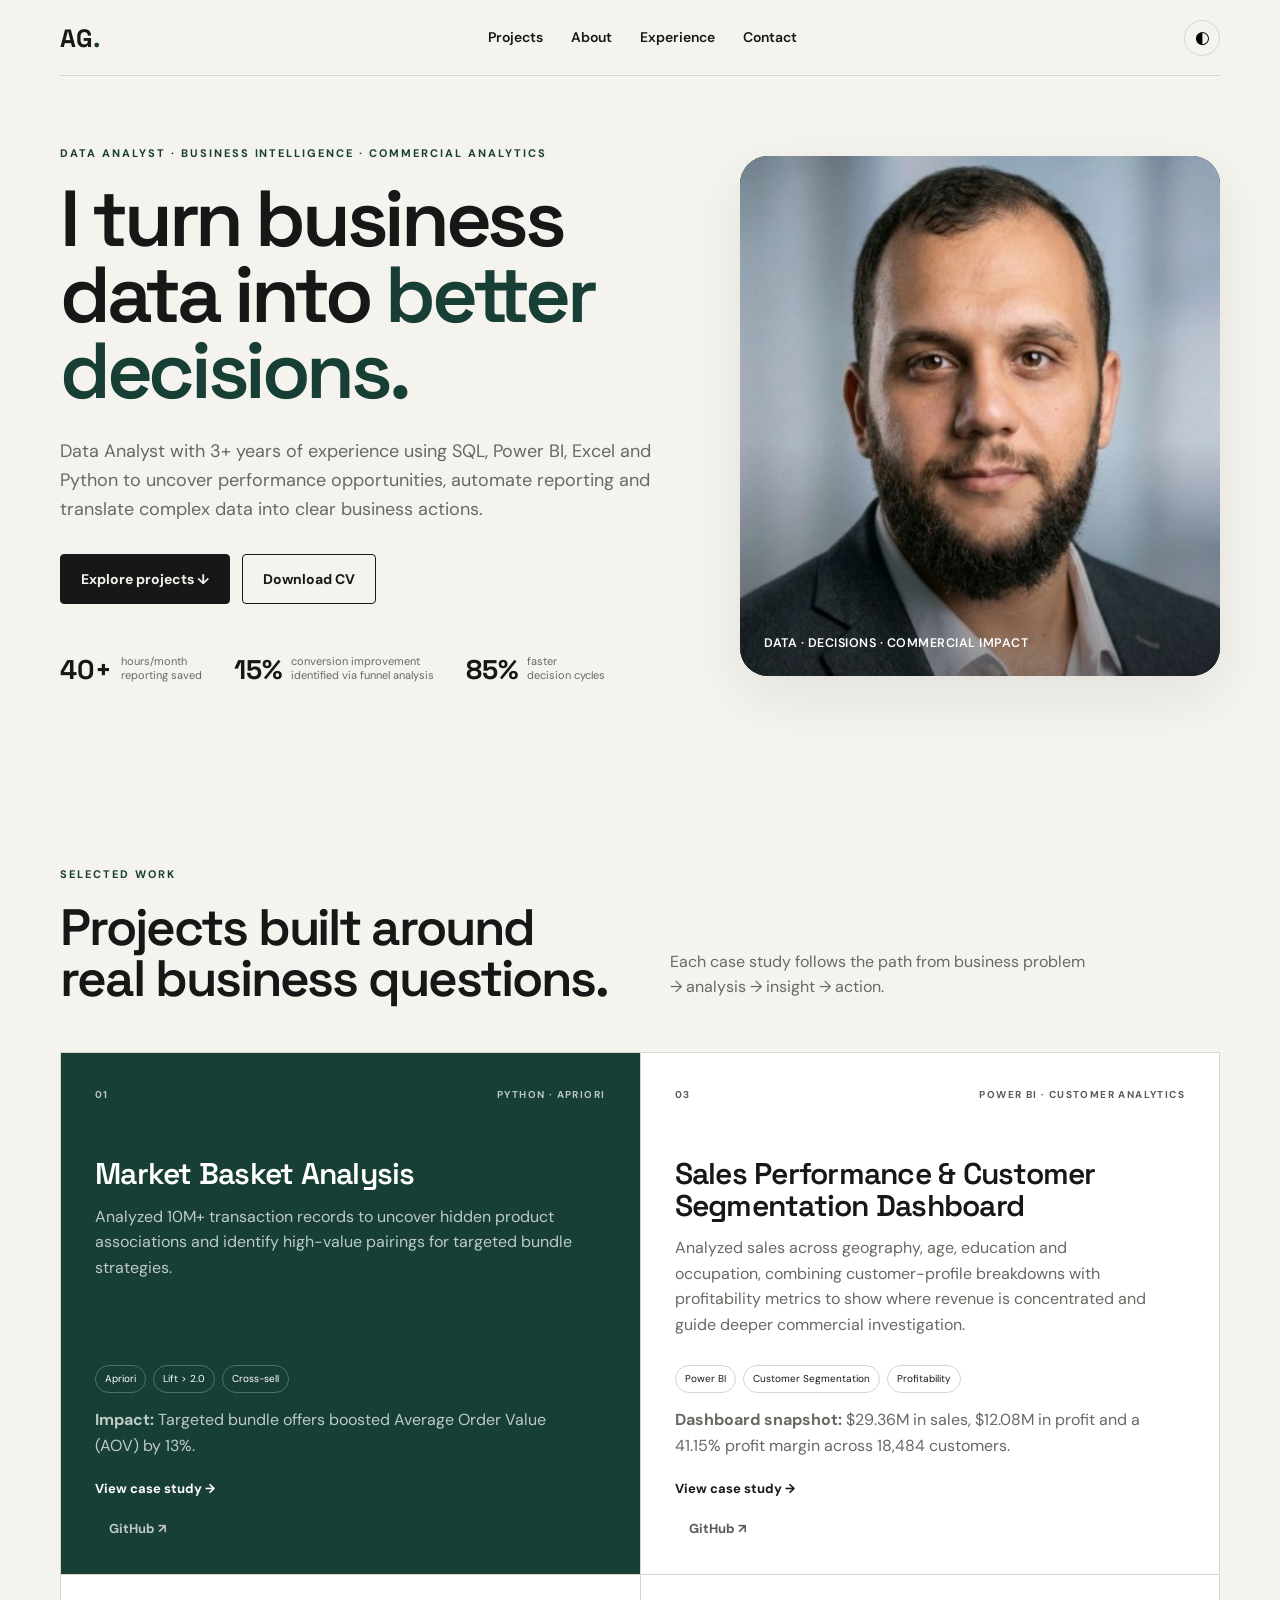
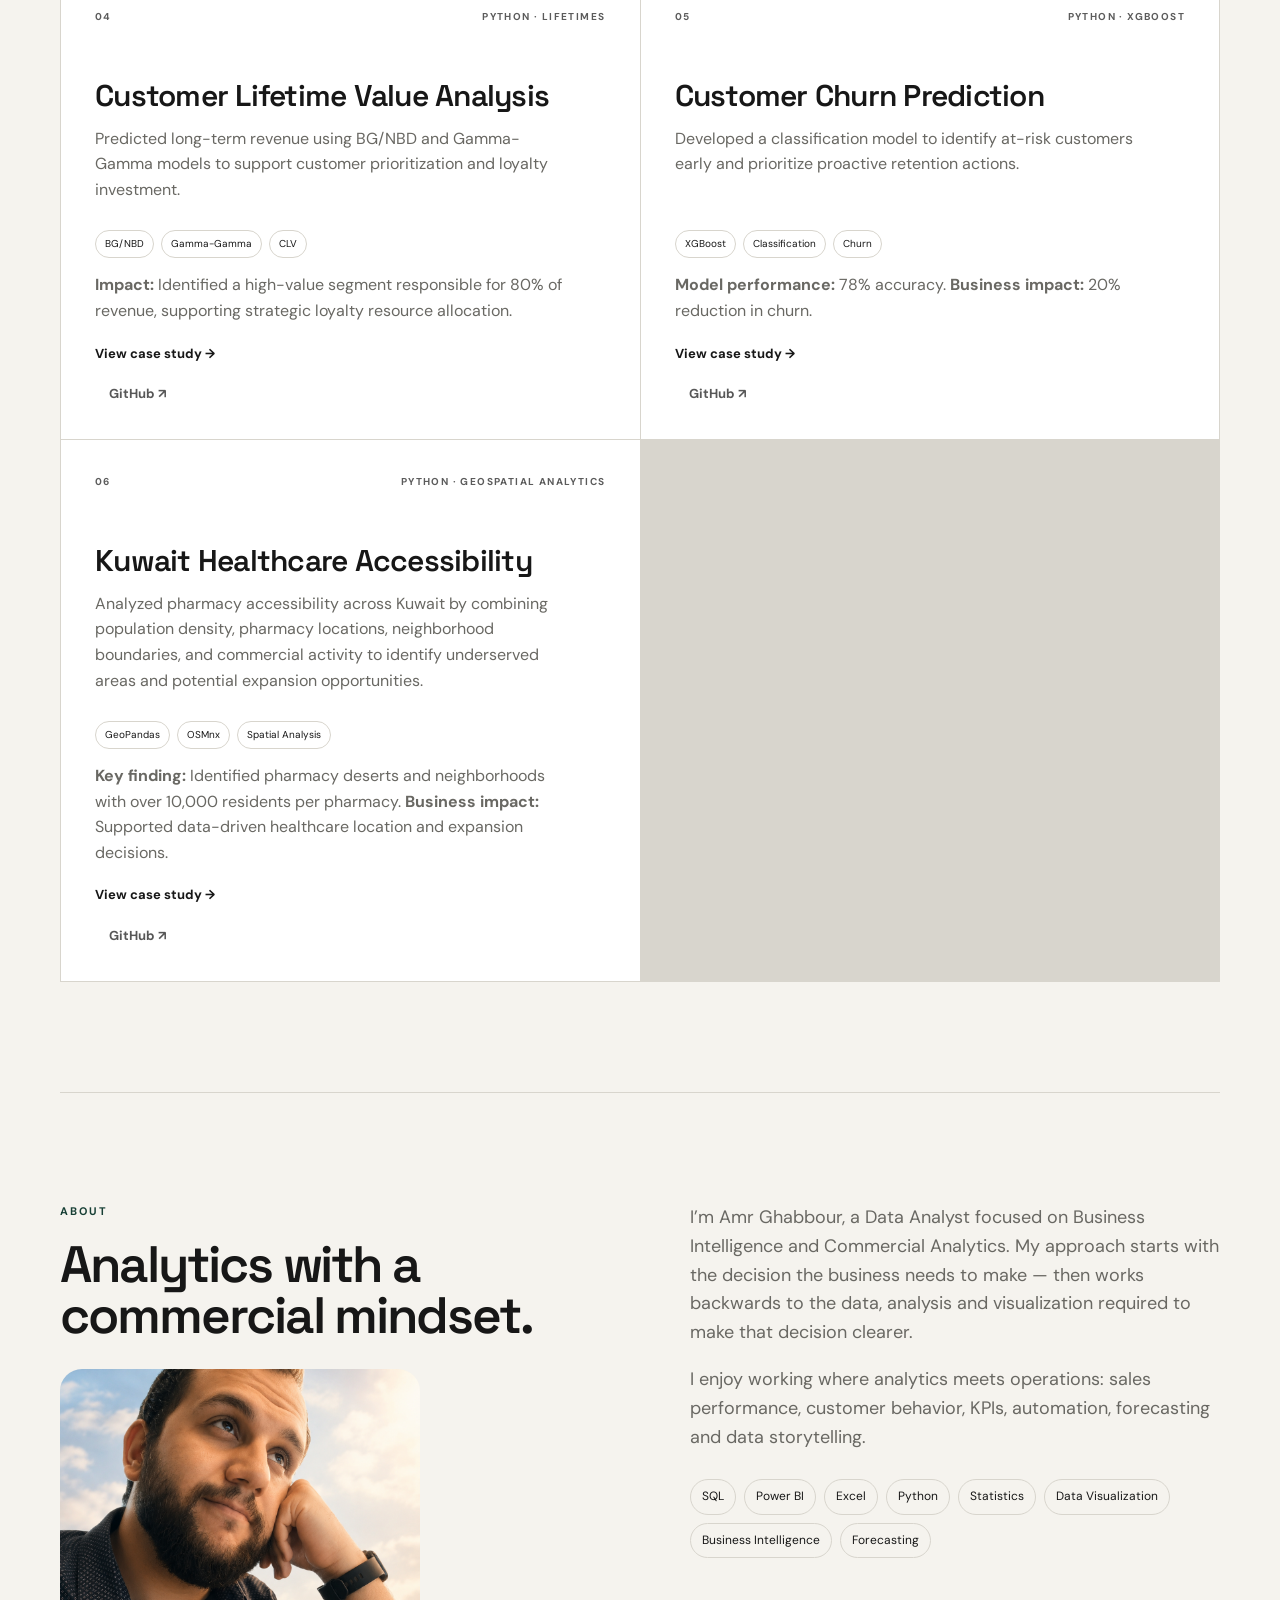
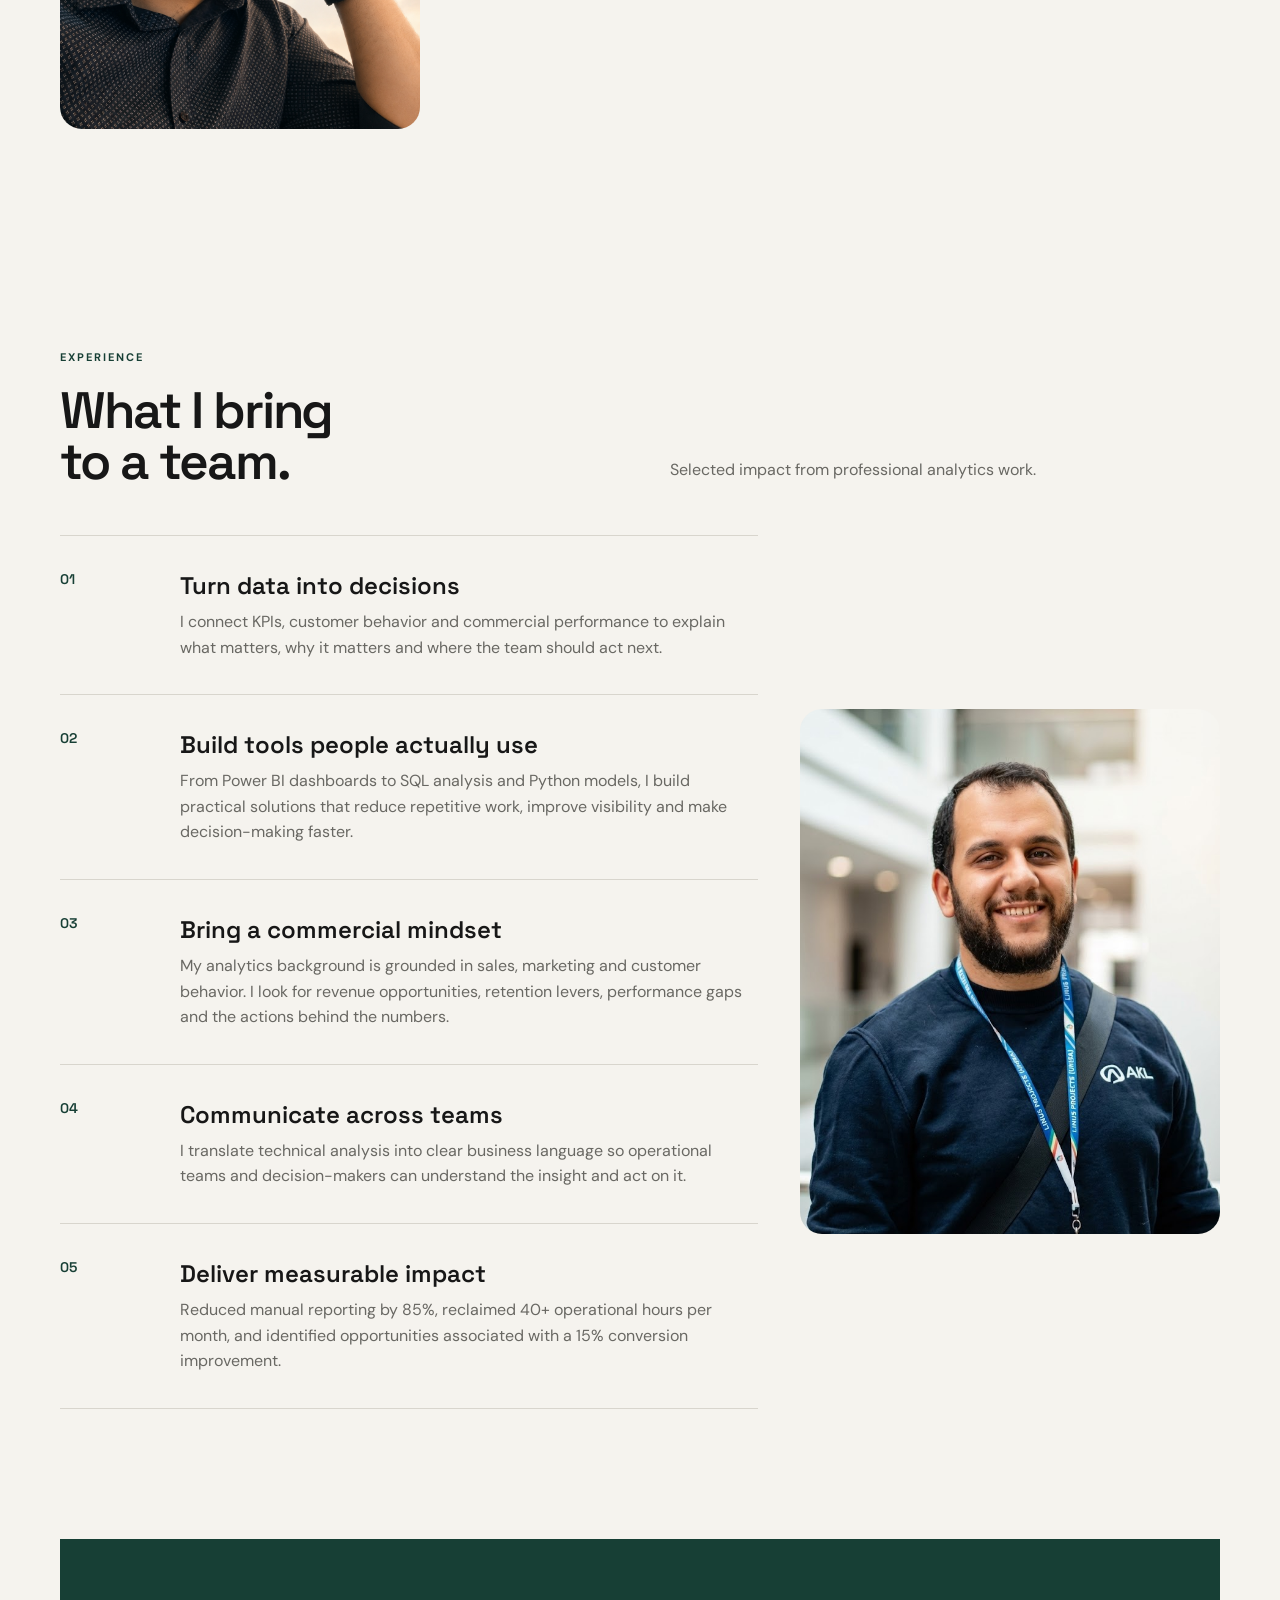
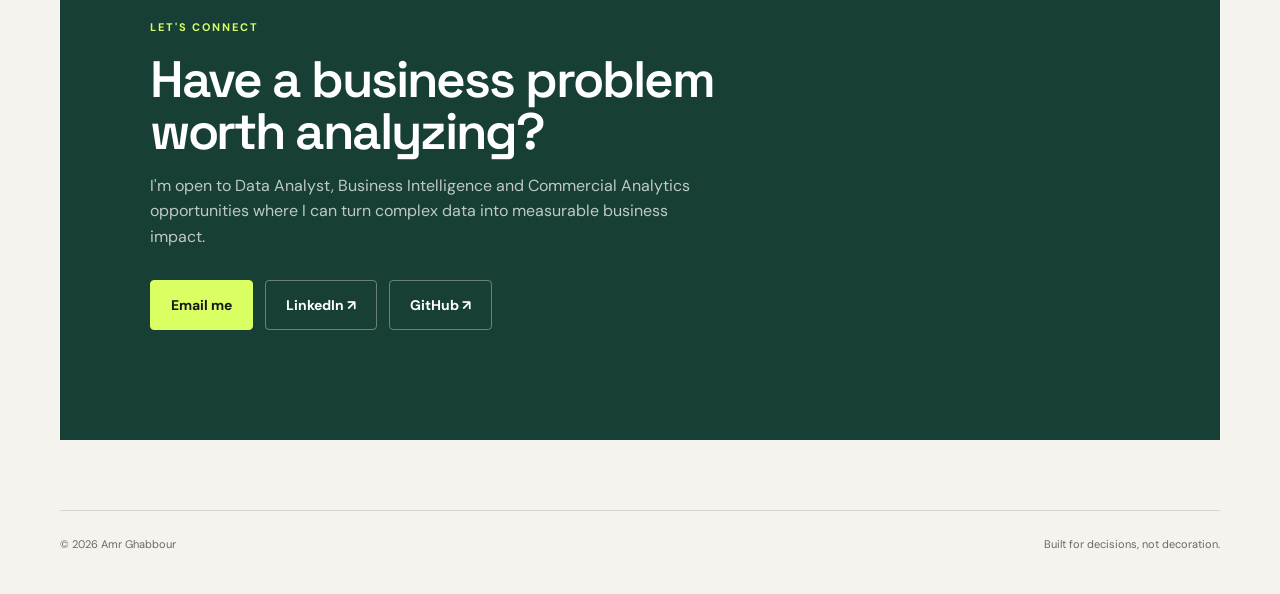
<file: index.html>
<!DOCTYPE html>
<html lang="en">
<head>
  <meta charset="UTF-8">
  <meta name="viewport" content="width=device-width, initial-scale=1.0">
  <meta name="description" content="Amr Ghabbour — Data Analyst, Business Intelligence and Commercial Analytics portfolio.">
  <meta name="author" content="Amr Ghabbour">
  <title>Amr Ghabbour | Data Analyst & BI</title>
  <link rel="preconnect" href="https://fonts.googleapis.com">
  <link rel="preconnect" href="https://fonts.gstatic.com" crossorigin>
  <link href="https://fonts.googleapis.com/css2?family=DM+Sans:wght@400;500;600;700&family=Space+Grotesk:wght@500;600;700&display=swap" rel="stylesheet">
  <link rel="stylesheet" href="style.css">

<style>
.profile-image{width:100%;height:100%;object-fit:cover;display:block;border-radius:24px}
.hero-photo-card{position:relative;overflow:hidden;min-height:520px;border-radius:28px}
.hero-photo-card:after{content:"";position:absolute;inset:0;background:linear-gradient(180deg,transparent 55%,rgba(0,0,0,.42));pointer-events:none}
.photo-caption{position:absolute;left:24px;bottom:22px;z-index:2;color:#fff;letter-spacing:.04em;font-size:.78rem;font-weight:600;text-transform:uppercase}
.about-photo{margin-top:28px;width:100%;max-width:360px;aspect-ratio:1;object-fit:cover;border-radius:22px;display:block}
.experience-photo{width:100%;max-width:420px;aspect-ratio:4/5;object-fit:cover;border-radius:22px;display:block}
.project .impact{margin-top:14px}
.project a.github-link{margin-left:14px;opacity:.72}
.experience-wrap{display:grid;grid-template-columns:minmax(0,1fr) minmax(280px,420px);gap:42px;align-items:center}
@media(max-width:800px){.experience-wrap{grid-template-columns:1fr}.experience-photo{max-width:100%}.hero-photo-card{min-height:420px}}
</style>

</head>
<body>
  <header class="nav">
    <a class="logo" href="#top">AG<span>.</span></a>
    <nav>
      <a href="#projects">Projects</a>
      <a href="#about">About</a>
      <a href="#experience">Experience</a>
      <a href="#contact">Contact</a>
    </nav>
    <button class="theme-btn" id="themeToggle" aria-label="Toggle theme">◐</button>
  </header>

  <main id="top">
    <section class="hero container">
      <div class="hero-copy">
        <p class="eyebrow">DATA ANALYST · BUSINESS INTELLIGENCE · COMMERCIAL ANALYTICS</p>
        <h1>I turn business data into <em>better decisions.</em></h1>
        <p class="lead">Data Analyst with 3+ years of experience using SQL, Power BI, Excel and Python to uncover performance opportunities, automate reporting and translate complex data into clear business actions.</p>
        <div class="actions">
          <a class="btn primary" href="#projects">Explore projects ↓</a>
          <a class="btn secondary" href="assets/Amr Ghabbour - Commercial Analyst resume.pdf" download>Download CV</a>
        </div>
        <div class="proof">
          <div><strong>40+</strong><span>hours/month<br>reporting saved</span></div>
          <div><strong>15%</strong><span>conversion improvement<br>identified via funnel analysis</span></div>
          <div><strong>85%</strong><span>faster<br>decision cycles</span></div>
        </div>
      </div>
      <div class="hero-card hero-photo-card">
        <img class="profile-image" src="assets/Amr-hero.png" alt="Amr Ghabbour">
        <span class="photo-caption">Data · Decisions · Commercial Impact</span>
      </div>
    </section>

    <section class="section container" id="projects">
      <div class="section-head">
        <div><p class="eyebrow">SELECTED WORK</p><h2>Projects built around<br>real business questions.</h2></div>
        <p>Each case study follows the path from business problem → analysis → insight → action.</p>
      </div>
      <div class="projects">
        <article class="project featured">
          <div class="project-meta"><span>01</span><span>PYTHON · APRIORI</span></div>
          <h3>Market Basket Analysis</h3>
          <p>Analyzed 10M+ transaction records to uncover hidden product associations and identify high-value pairings for targeted bundle strategies.</p>
          <div class="tags"><span>Apriori</span><span>Lift &gt; 2.0</span><span>Cross-sell</span></div>
          <p class="impact"><strong>Impact:</strong> Targeted bundle offers boosted Average Order Value (AOV) by 13%.</p>
          <a href="projects/market-basket.html">View case study →</a>
          <a class="github-link" href="https://github.com/AmrGhabbour/Market_Basket_Analysis" target="_blank" rel="noopener">GitHub ↗</a>
        </article>
        <article class="project">
          <div class="project-meta">
            <span>03</span>
            <span>POWER BI · CUSTOMER ANALYTICS</span>
          </div>
        
          <h3>Sales Performance &amp; Customer Segmentation Dashboard</h3>
        
          <p>
            Analyzed sales across geography, age, education and occupation,
            combining customer-profile breakdowns with profitability metrics
            to show where revenue is concentrated and guide deeper commercial
            investigation.
          </p>
        
          <div class="tags">
            <span>Power BI</span>
            <span>Customer Segmentation</span>
            <span>Profitability</span>
          </div>
        
          <p class="impact">
            <strong>Dashboard snapshot:</strong> $29.36M in sales,
            $12.08M in profit and a 41.15% profit margin across 18,484 customers.
          </p>
        
          <a href="projects/sales-performance.html">View case study →</a>
        
          <a class="github-link"
             href="https://github.com/AmrGhabbour"
             target="_blank"
             rel="noopener">GitHub ↗</a>
        </article>
        <article class="project">
          <div class="project-meta"><span>04</span><span>PYTHON · LIFETIMES</span></div>
          <h3>Customer Lifetime Value Analysis</h3>
          <p>Predicted long-term revenue using BG/NBD and Gamma-Gamma models to support customer prioritization and loyalty investment.</p>
          <div class="tags"><span>BG/NBD</span><span>Gamma-Gamma</span><span>CLV</span></div>
          <p class="impact"><strong>Impact:</strong> Identified a high-value segment responsible for 80% of revenue, supporting strategic loyalty resource allocation.</p>
          <a href="projects/customer-lifetime-value.html">View case study →</a>
          <a class="github-link" href="https://github.com/AmrGhabbour/Customer_Lifetime_Value_Python" target="_blank" rel="noopener">GitHub ↗</a>
        </article>
        <article class="project">
          <div class="project-meta"><span>05</span><span>PYTHON · XGBOOST</span></div>
          <h3>Customer Churn Prediction</h3>
          <p>Developed a classification model to identify at-risk customers early and prioritize proactive retention actions.</p>
          <div class="tags"><span>XGBoost</span><span>Classification</span><span>Churn</span></div>
          <p class="impact"><strong>Model performance:</strong> 78% accuracy. <strong>Business impact:</strong> 20% reduction in churn.</p>
          <a href="projects/telecom-churn.html">View case study →</a>
          <a class="github-link" href="https://github.com/AmrGhabbour/Telecom_Customer_Churn_Prediction" target="_blank" rel="noopener">GitHub ↗</a>
        </article>
        <article class="project">
          <div class="project-meta"><span>06</span><span>PYTHON · GEOSPATIAL ANALYTICS</span></div>
          <h3>Kuwait Healthcare Accessibility</h3>
          <p>Analyzed pharmacy accessibility across Kuwait by combining population density, pharmacy locations, neighborhood boundaries, and commercial activity to identify underserved areas and potential expansion opportunities.</p>
          <div class="tags"><span>GeoPandas</span><span>OSMnx</span><span>Spatial Analysis</span></div>
          <p class="impact"><strong>Key finding:</strong> Identified pharmacy deserts and neighborhoods with over 10,000 residents per pharmacy. <strong>Business impact:</strong> Supported data-driven healthcare location and expansion decisions.</p>
          <a href="projects/kuwait-healthcare.html">View case study →</a>
          <a class="github-link" href="https://github.com/AmrGhabbour/kwt-healthcare-geoanalysis" target="_blank" rel="noopener">GitHub ↗</a>
        </article>

      </div>
    </section>

    <section class="section split container" id="about">
      <div>
        <p class="eyebrow">ABOUT</p>
        <h2>Analytics with a<br>commercial mindset.</h2>
        <img class="about-photo" src="assets/Amr-about.jpg" alt="Amr Ghabbour professional portrait">
      </div>
      <div class="about-copy">
        <p>I’m Amr Ghabbour, a Data Analyst focused on Business Intelligence and Commercial Analytics. My approach starts with the decision the business needs to make — then works backwards to the data, analysis and visualization required to make that decision clearer.</p>
        <p>I enjoy working where analytics meets operations: sales performance, customer behavior, KPIs, automation, forecasting and data storytelling.</p>
        <div class="skills">
          <span>SQL</span><span>Power BI</span><span>Excel</span><span>Python</span><span>Statistics</span><span>Data Visualization</span><span>Business Intelligence</span><span>Forecasting</span>
        </div>
      </div>
    </section>

    <section class="section container" id="experience">
      <div class="section-head">
        <div><p class="eyebrow">EXPERIENCE</p><h2>What I bring<br>to a team.</h2></div>
        <p>Selected impact from professional analytics work.</p>
      </div>
      <div class="experience-wrap">
        <div class="experience">
          <div class="exp-row"><span class="num">01</span><div><h3>Turn data into decisions</h3><p>I connect KPIs, customer behavior and commercial performance to explain what matters, why it matters and where the team should act next.</p></div></div>
          <div class="exp-row"><span class="num">02</span><div><h3>Build tools people actually use</h3><p>From Power BI dashboards to SQL analysis and Python models, I build practical solutions that reduce repetitive work, improve visibility and make decision-making faster.</p></div></div>
          <div class="exp-row"><span class="num">03</span><div><h3>Bring a commercial mindset</h3><p>My analytics background is grounded in sales, marketing and customer behavior. I look for revenue opportunities, retention levers, performance gaps and the actions behind the numbers.</p></div></div>
          <div class="exp-row"><span class="num">04</span><div><h3>Communicate across teams</h3><p>I translate technical analysis into clear business language so operational teams and decision-makers can understand the insight and act on it.</p></div></div>
          <div class="exp-row"><span class="num">05</span><div><h3>Deliver measurable impact</h3><p>Reduced manual reporting by 85%, reclaimed 40+ operational hours per month, and identified opportunities associated with a 15% conversion improvement.</p></div></div>
        </div>
        <div><img class="experience-photo" src="assets/Amr-experience.jpg" alt="Amr Ghabbour at work"></div>
      </div>
    </section>

    <section class="cta container" id="contact">
      <p class="eyebrow">LET'S CONNECT</p>
      <h2>Have a business problem<br>worth analyzing?</h2>
      <p>I'm open to Data Analyst, Business Intelligence and Commercial Analytics opportunities where I can turn complex data into measurable business impact.</p>
      <div class="actions">
        <a class="btn primary" href="mailto:a.m.ghabbour@gmail.com">Email me</a>
        <a class="btn secondary" href="https://www.linkedin.com/in/amrghabbour/" target="_blank" rel="noopener">LinkedIn ↗</a>
        <a class="btn secondary" href="https://github.com/AmrGhabbour" target="_blank" rel="noopener">GitHub ↗</a>
      </div>
    </section>
  </main>

  <footer class="footer container"><span>© 2026 Amr Ghabbour</span><span>Built for decisions, not decoration.</span></footer>
  <script src="script.js"></script>
</body>
</html>
</file>
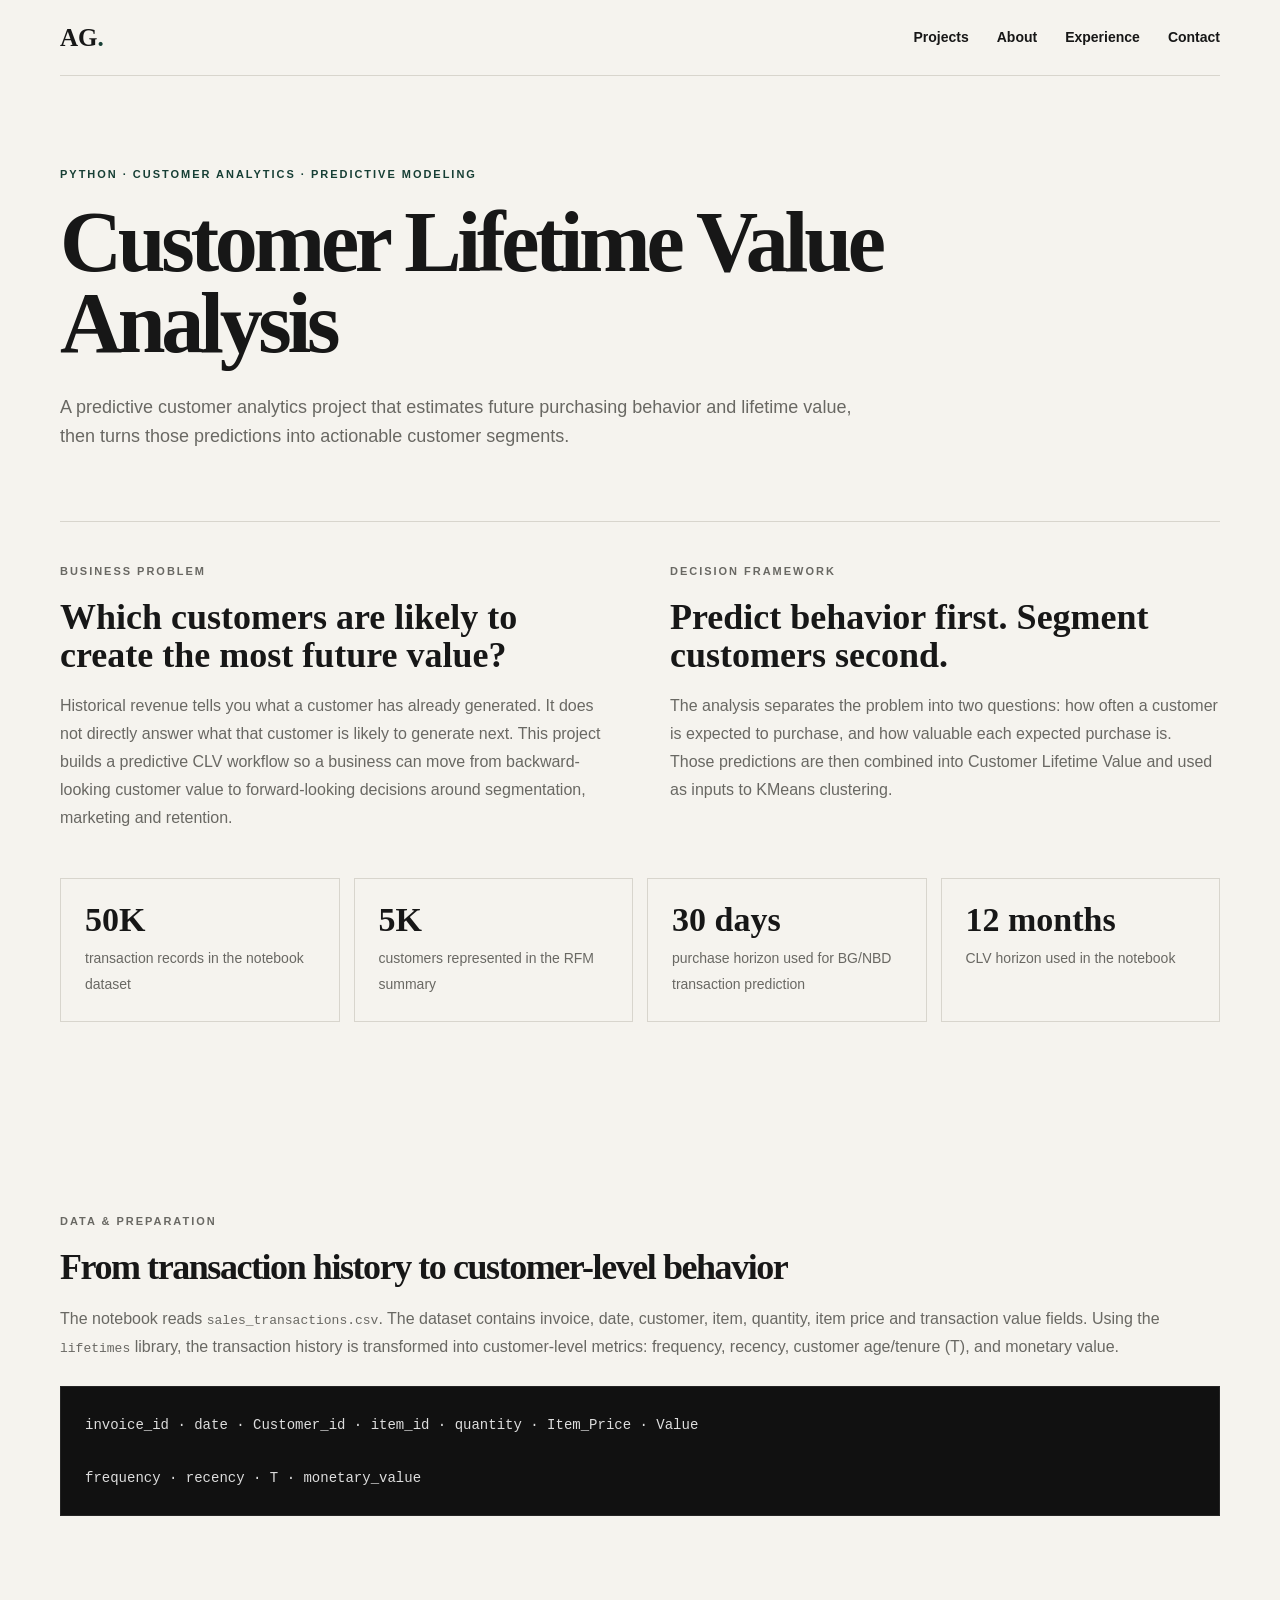
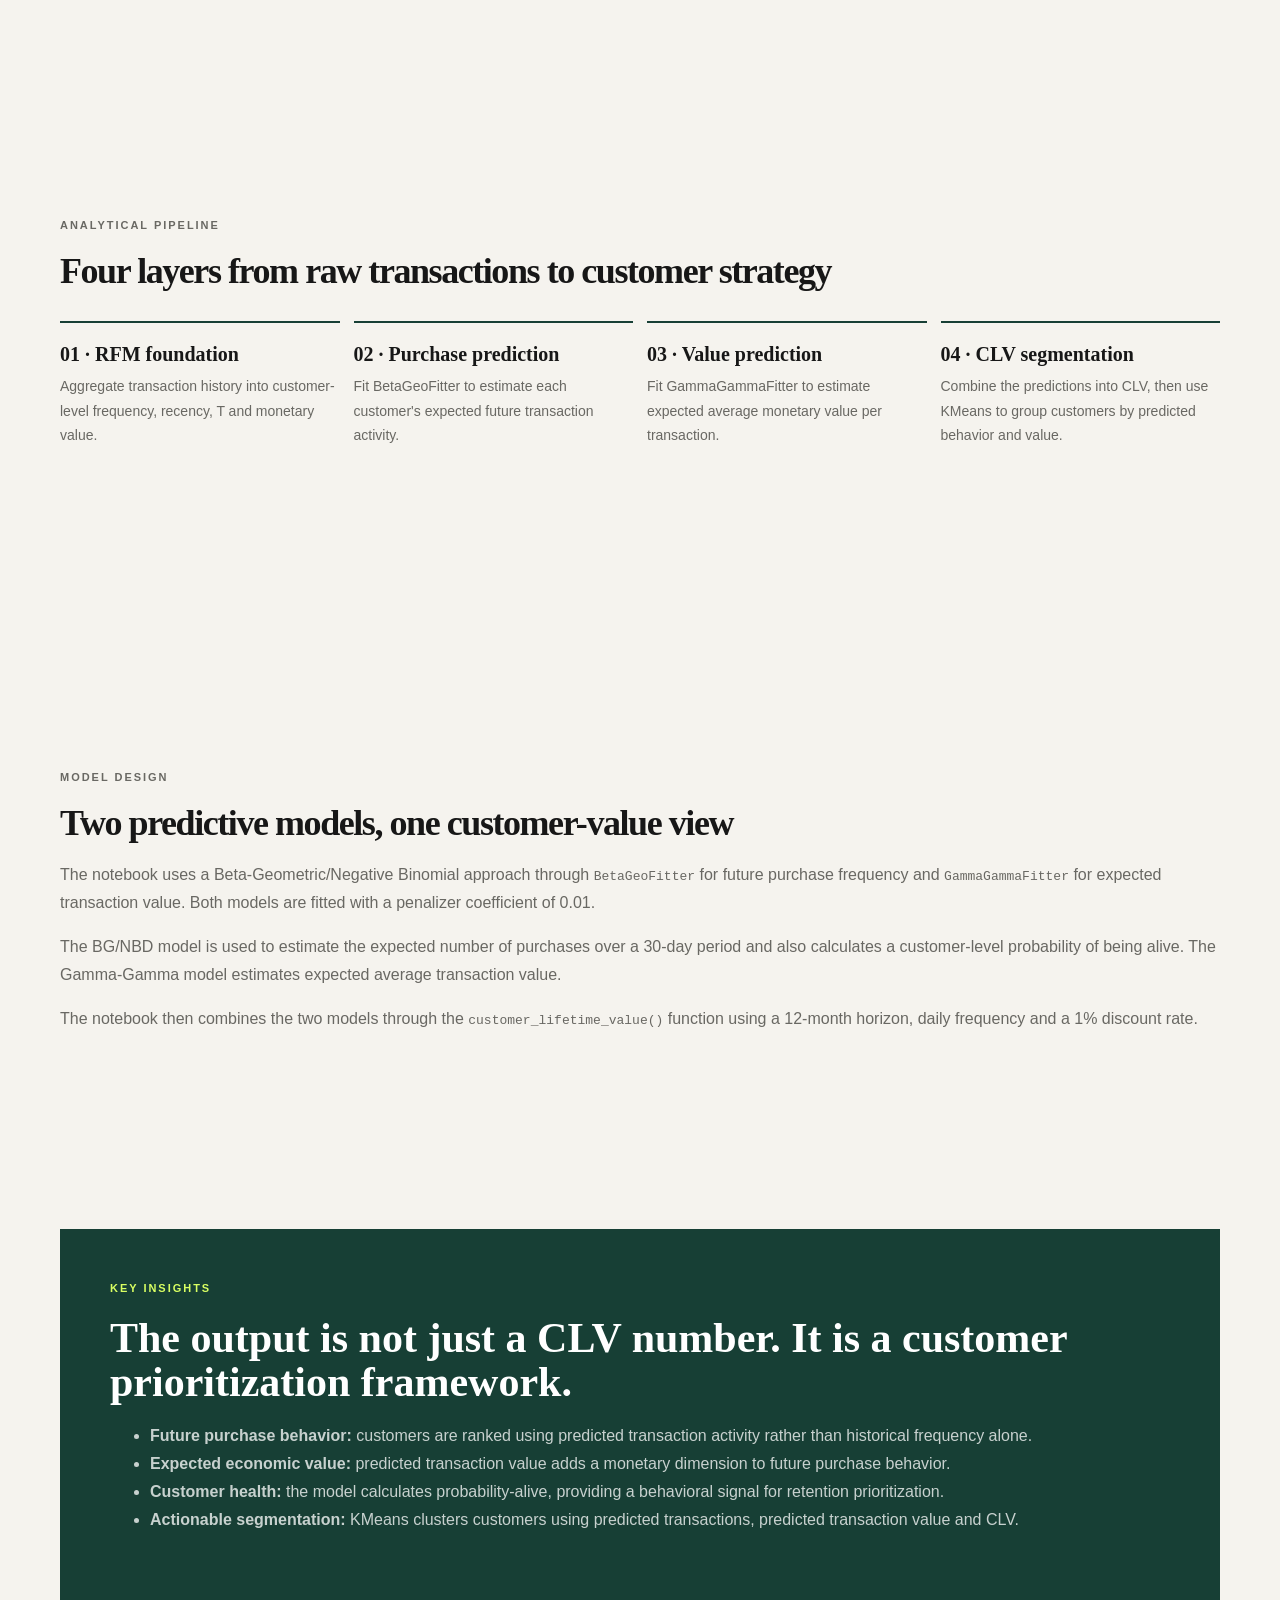
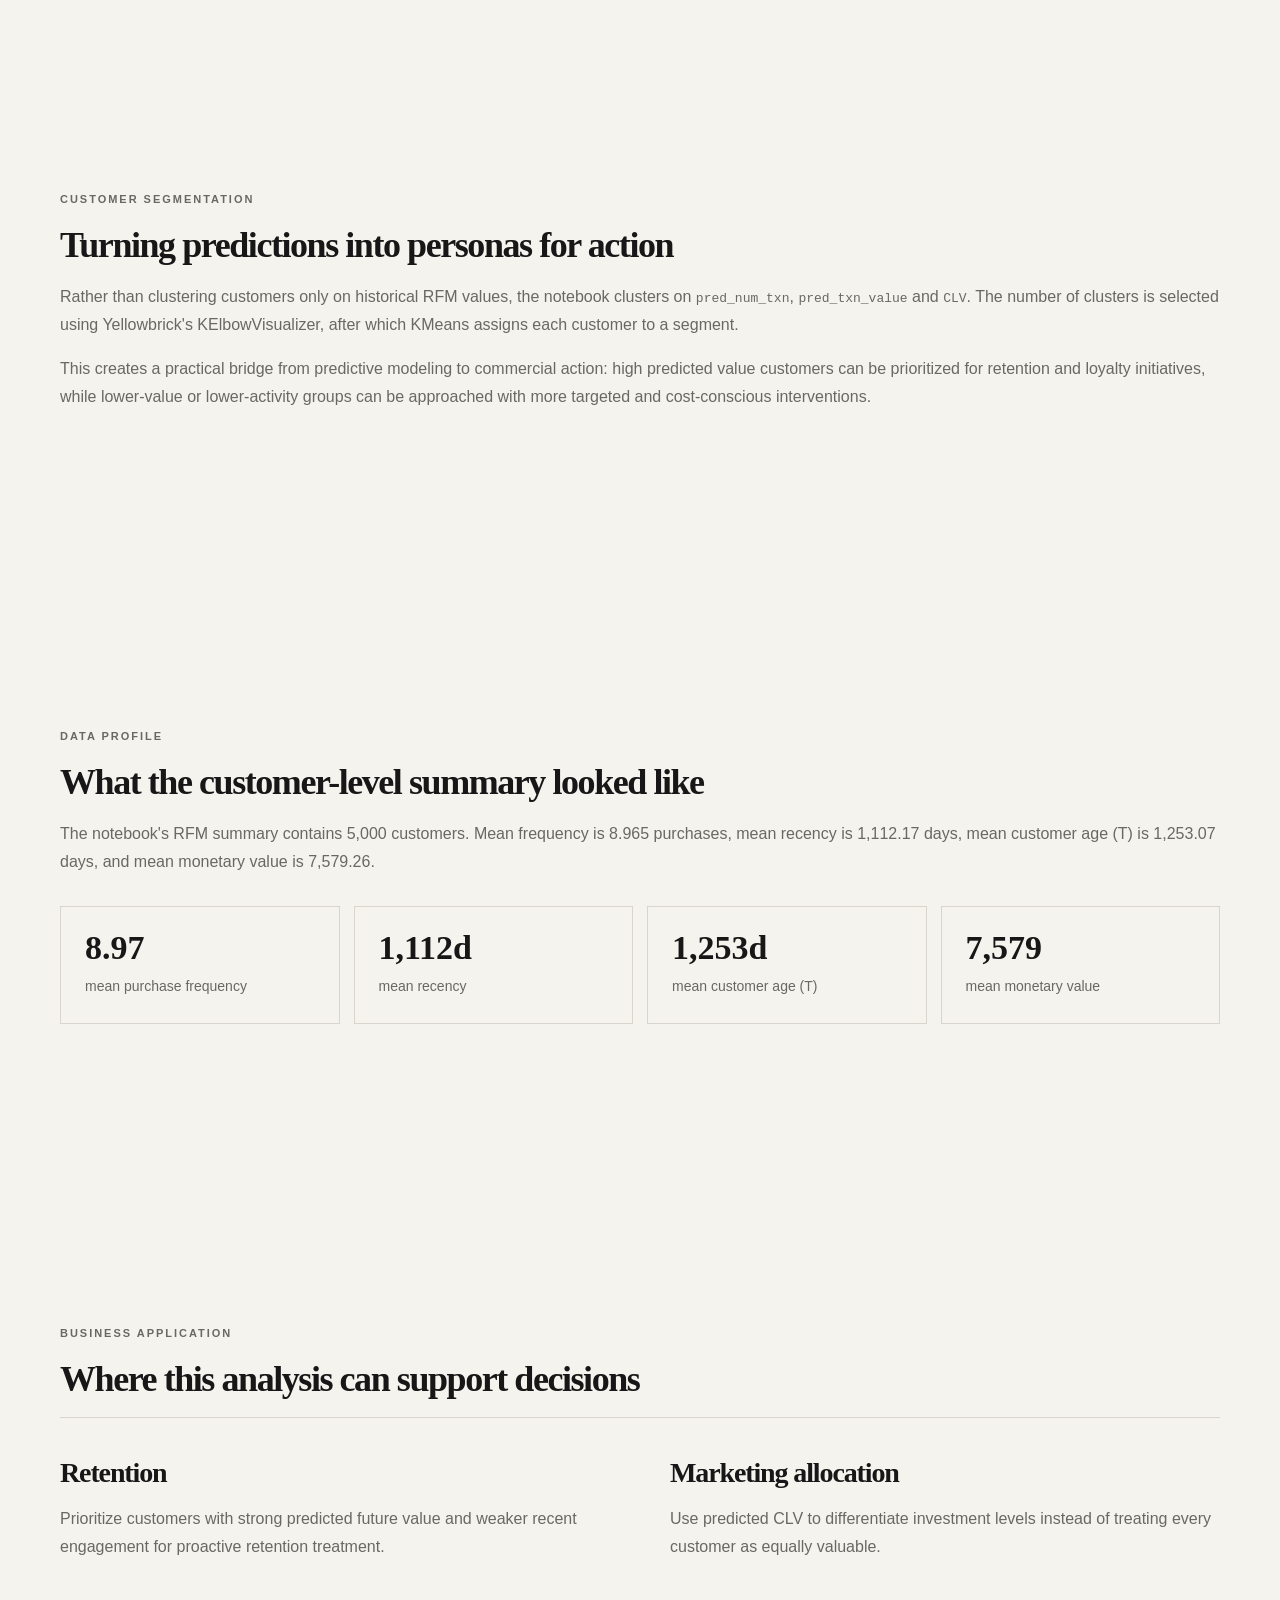
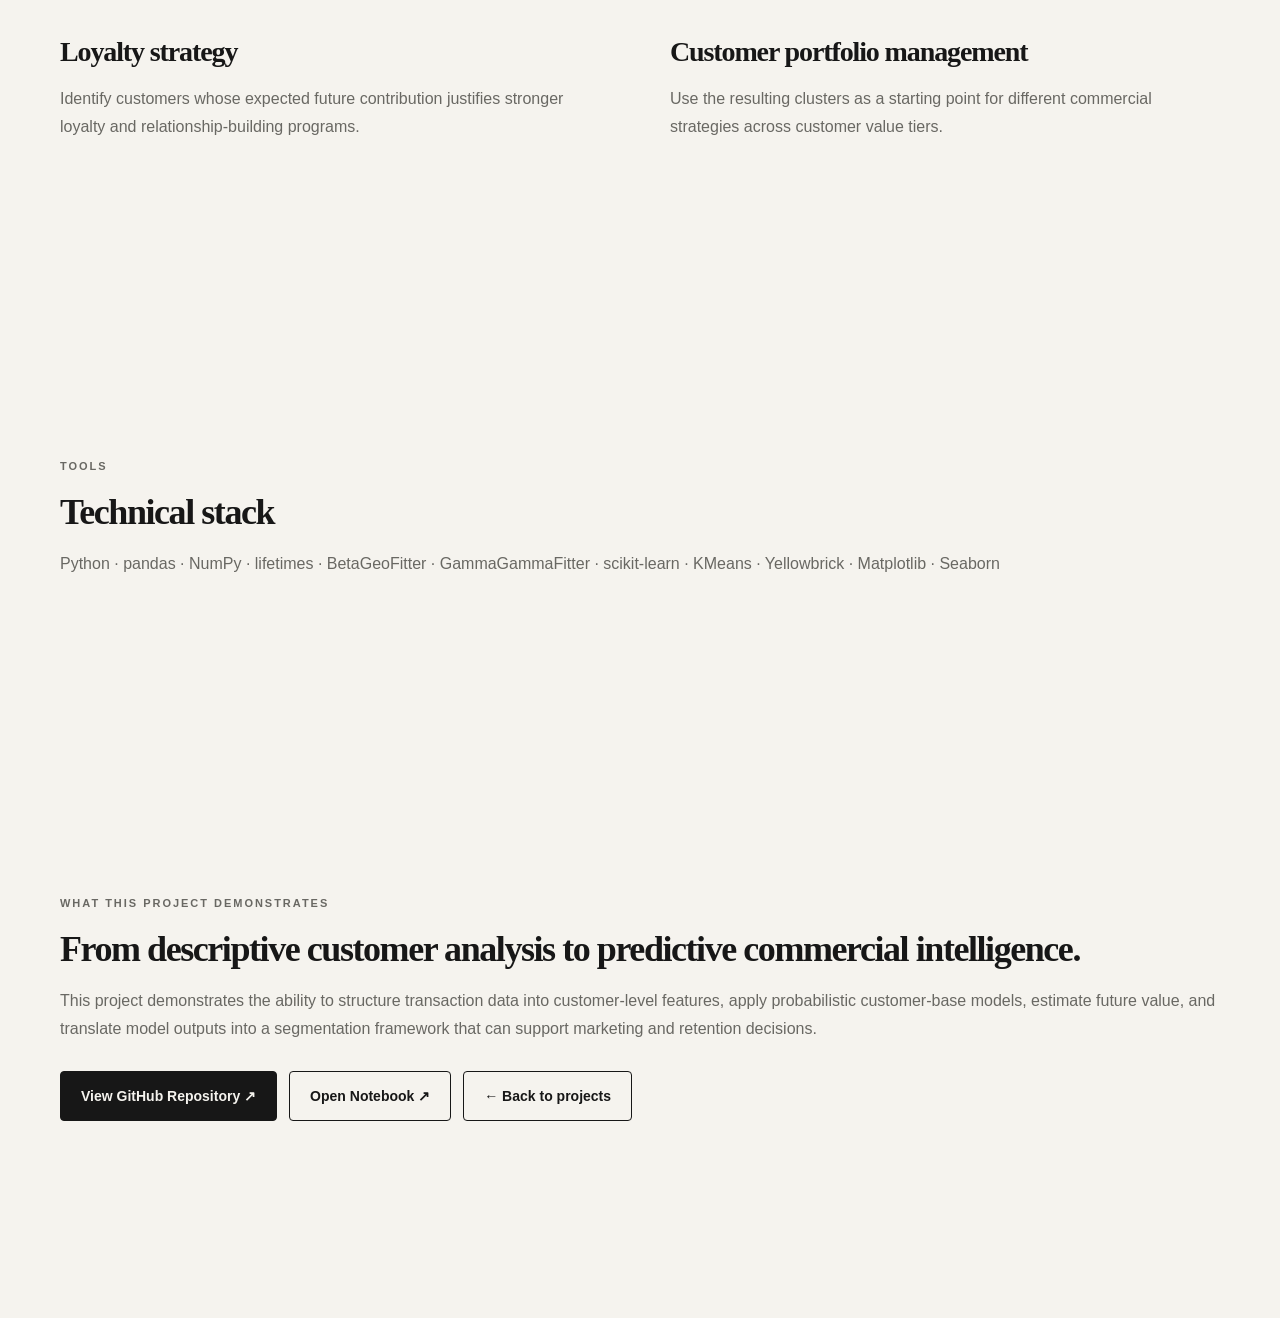
<file: projects/customer-lifetime-value.html>
<!DOCTYPE html>
<html lang="en">
<head>
<meta charset="UTF-8">
<meta name="viewport" content="width=device-width,initial-scale=1.0">
<title>Customer Lifetime Value Analysis | Amr Ghabbour</title>
<link rel="stylesheet" href="../style.css">
<style>
.case-wrap{margin-top:70px}
.case-grid{display:grid;grid-template-columns:1fr 1fr;gap:60px;border-top:1px solid var(--line);padding-top:40px}
.case-grid h2,.section h2{font:600 36px/1.05 'Space Grotesk';margin:0 0 18px}
.case-grid p,.section p,.section li{color:var(--muted);line-height:1.75}
.section{margin-top:80px}
.metric-grid{display:grid;grid-template-columns:repeat(4,1fr);gap:14px;margin-top:30px}
.metric{border:1px solid var(--line);padding:24px;background:rgba(255,255,255,.02)}
.metric strong{display:block;font:600 34px/1 'Space Grotesk';margin-bottom:8px}
.metric span{color:var(--muted);font-size:14px}
.pipeline{display:grid;grid-template-columns:repeat(4,1fr);gap:14px;margin-top:30px}
.step{border-top:2px solid var(--accent);padding:20px 0}
.step b{display:block;font:600 20px 'Space Grotesk';margin-bottom:8px}
.step p{font-size:14px;margin:0}
.insight{margin-top:70px;background:var(--accent);color:white;padding:50px}
.insight h2{font:600 42px/1.05 'Space Grotesk';margin:0 0 18px}
.insight p,.insight li{color:rgba(255,255,255,.76);line-height:1.75}
.codebox{background:#111;padding:24px;overflow:auto;margin-top:25px;border:1px solid rgba(255,255,255,.08)}
.codebox code{color:#ddd;font-family:monospace;font-size:14px;line-height:1.7}
.links{display:flex;gap:12px;flex-wrap:wrap;margin-top:28px}
@media(max-width:800px){
 .case-grid,.metric-grid,.pipeline{grid-template-columns:1fr}
 .insight{padding:32px}
 .insight h2{font-size:32px}
}
</style>
</head>
<body>
<header class="nav">
<a class="logo" href="../index.html">AG<span>.</span></a>
<nav><a href="../index.html#projects">Projects</a><a href="../index.html#about">About</a><a href="../index.html#experience">Experience</a><a href="../index.html#contact">Contact</a></nav>
</header>

<main class="container" style="padding:90px 0">

<p class="eyebrow">PYTHON · CUSTOMER ANALYTICS · PREDICTIVE MODELING</p>
<h1 style="font:600 clamp(48px,7vw,86px)/.95 'Space Grotesk';letter-spacing:-.05em;max-width:1000px;margin:0 0 28px">
Customer Lifetime Value Analysis
</h1>
<p class="lead" style="max-width:800px">
A predictive customer analytics project that estimates future purchasing behavior and lifetime value, then turns those predictions into actionable customer segments.
</p>

<div class="case-wrap case-grid">
<div>
<p class="eyebrow">BUSINESS PROBLEM</p>
<h2>Which customers are likely to create the most future value?</h2>
<p>
Historical revenue tells you what a customer has already generated. It does not directly answer what that customer is likely to generate next.
This project builds a predictive CLV workflow so a business can move from backward-looking customer value to forward-looking decisions around segmentation, marketing and retention.
</p>
</div>
<div>
<p class="eyebrow">DECISION FRAMEWORK</p>
<h2>Predict behavior first. Segment customers second.</h2>
<p>
The analysis separates the problem into two questions: how often a customer is expected to purchase, and how valuable each expected purchase is.
Those predictions are then combined into Customer Lifetime Value and used as inputs to KMeans clustering.
</p>
</div>
</div>

<div class="metric-grid">
<div class="metric"><strong>50K</strong><span>transaction records in the notebook dataset</span></div>
<div class="metric"><strong>5K</strong><span>customers represented in the RFM summary</span></div>
<div class="metric"><strong>30 days</strong><span>purchase horizon used for BG/NBD transaction prediction</span></div>
<div class="metric"><strong>12 months</strong><span>CLV horizon used in the notebook</span></div>
</div>

<section class="section">
<p class="eyebrow">DATA &amp; PREPARATION</p>
<h2>From transaction history to customer-level behavior</h2>
<p>
The notebook reads <code>sales_transactions.csv</code>. The dataset contains invoice, date, customer, item, quantity, item price and transaction value fields.
Using the <code>lifetimes</code> library, the transaction history is transformed into customer-level metrics: frequency, recency, customer age/tenure (T), and monetary value.
</p>
<div class="codebox"><code>
invoice_id · date · Customer_id · item_id · quantity · Item_Price · Value<br><br>
frequency · recency · T · monetary_value
</code></div>
</section>

<section class="section">
<p class="eyebrow">ANALYTICAL PIPELINE</p>
<h2>Four layers from raw transactions to customer strategy</h2>
<div class="pipeline">
<div class="step">
<b>01 · RFM foundation</b>
<p>Aggregate transaction history into customer-level frequency, recency, T and monetary value.</p>
</div>
<div class="step">
<b>02 · Purchase prediction</b>
<p>Fit BetaGeoFitter to estimate each customer's expected future transaction activity.</p>
</div>
<div class="step">
<b>03 · Value prediction</b>
<p>Fit GammaGammaFitter to estimate expected average monetary value per transaction.</p>
</div>
<div class="step">
<b>04 · CLV segmentation</b>
<p>Combine the predictions into CLV, then use KMeans to group customers by predicted behavior and value.</p>
</div>
</div>
</section>

<section class="section">
<p class="eyebrow">MODEL DESIGN</p>
<h2>Two predictive models, one customer-value view</h2>
<p>
The notebook uses a Beta-Geometric/Negative Binomial approach through <code>BetaGeoFitter</code> for future purchase frequency and <code>GammaGammaFitter</code> for expected transaction value.
Both models are fitted with a penalizer coefficient of 0.01.
</p>
<p>
The BG/NBD model is used to estimate the expected number of purchases over a 30-day period and also calculates a customer-level probability of being alive. The Gamma-Gamma model estimates expected average transaction value.
</p>
<p>
The notebook then combines the two models through the <code>customer_lifetime_value()</code> function using a 12-month horizon, daily frequency and a 1% discount rate.
</p>
</section>

<div class="insight">
<p class="eyebrow" style="color:var(--accent2)">KEY INSIGHTS</p>
<h2>The output is not just a CLV number. It is a customer prioritization framework.</h2>
<ul>
<li><strong>Future purchase behavior:</strong> customers are ranked using predicted transaction activity rather than historical frequency alone.</li>
<li><strong>Expected economic value:</strong> predicted transaction value adds a monetary dimension to future purchase behavior.</li>
<li><strong>Customer health:</strong> the model calculates probability-alive, providing a behavioral signal for retention prioritization.</li>
<li><strong>Actionable segmentation:</strong> KMeans clusters customers using predicted transactions, predicted transaction value and CLV.</li>
</ul>
</div>

<section class="section">
<p class="eyebrow">CUSTOMER SEGMENTATION</p>
<h2>Turning predictions into personas for action</h2>
<p>
Rather than clustering customers only on historical RFM values, the notebook clusters on <code>pred_num_txn</code>, <code>pred_txn_value</code> and <code>CLV</code>.
The number of clusters is selected using Yellowbrick's KElbowVisualizer, after which KMeans assigns each customer to a segment.
</p>
<p>
This creates a practical bridge from predictive modeling to commercial action: high predicted value customers can be prioritized for retention and loyalty initiatives, while lower-value or lower-activity groups can be approached with more targeted and cost-conscious interventions.
</p>
</section>

<section class="section">
<p class="eyebrow">DATA PROFILE</p>
<h2>What the customer-level summary looked like</h2>
<p>
The notebook's RFM summary contains 5,000 customers. Mean frequency is 8.965 purchases, mean recency is 1,112.17 days, mean customer age (T) is 1,253.07 days, and mean monetary value is 7,579.26.
</p>
<div class="metric-grid">
<div class="metric"><strong>8.97</strong><span>mean purchase frequency</span></div>
<div class="metric"><strong>1,112d</strong><span>mean recency</span></div>
<div class="metric"><strong>1,253d</strong><span>mean customer age (T)</span></div>
<div class="metric"><strong>7,579</strong><span>mean monetary value</span></div>
</div>
</section>

<section class="section">
<p class="eyebrow">BUSINESS APPLICATION</p>
<h2>Where this analysis can support decisions</h2>
<div class="case-grid">
<div>
<h2 style="font-size:28px">Retention</h2>
<p>Prioritize customers with strong predicted future value and weaker recent engagement for proactive retention treatment.</p>
</div>
<div>
<h2 style="font-size:28px">Marketing allocation</h2>
<p>Use predicted CLV to differentiate investment levels instead of treating every customer as equally valuable.</p>
</div>
<div>
<h2 style="font-size:28px">Loyalty strategy</h2>
<p>Identify customers whose expected future contribution justifies stronger loyalty and relationship-building programs.</p>
</div>
<div>
<h2 style="font-size:28px">Customer portfolio management</h2>
<p>Use the resulting clusters as a starting point for different commercial strategies across customer value tiers.</p>
</div>
</div>
</section>

<section class="section">
<p class="eyebrow">TOOLS</p>
<h2>Technical stack</h2>
<p>
Python · pandas · NumPy · lifetimes · BetaGeoFitter · GammaGammaFitter · scikit-learn · KMeans · Yellowbrick · Matplotlib · Seaborn
</p>
</section>

<section class="section">
<p class="eyebrow">WHAT THIS PROJECT DEMONSTRATES</p>
<h2>From descriptive customer analysis to predictive commercial intelligence.</h2>
<p>
This project demonstrates the ability to structure transaction data into customer-level features, apply probabilistic customer-base models, estimate future value, and translate model outputs into a segmentation framework that can support marketing and retention decisions.
</p>
<div class="links">
<a class="btn primary" href="https://github.com/AmrGhabbour/Customer_Lifetime_Value_Python" target="_blank" rel="noopener">View GitHub Repository ↗</a>
<a class="btn" href="https://github.com/AmrGhabbour/Customer_Lifetime_Value_Python/blob/main/Customer_LifeTime_Value.ipynb" target="_blank" rel="noopener">Open Notebook ↗</a>
<a class="btn" href="../index.html#projects">← Back to projects</a>
</div>
</section>

</main>
</body>
</html>
</file>
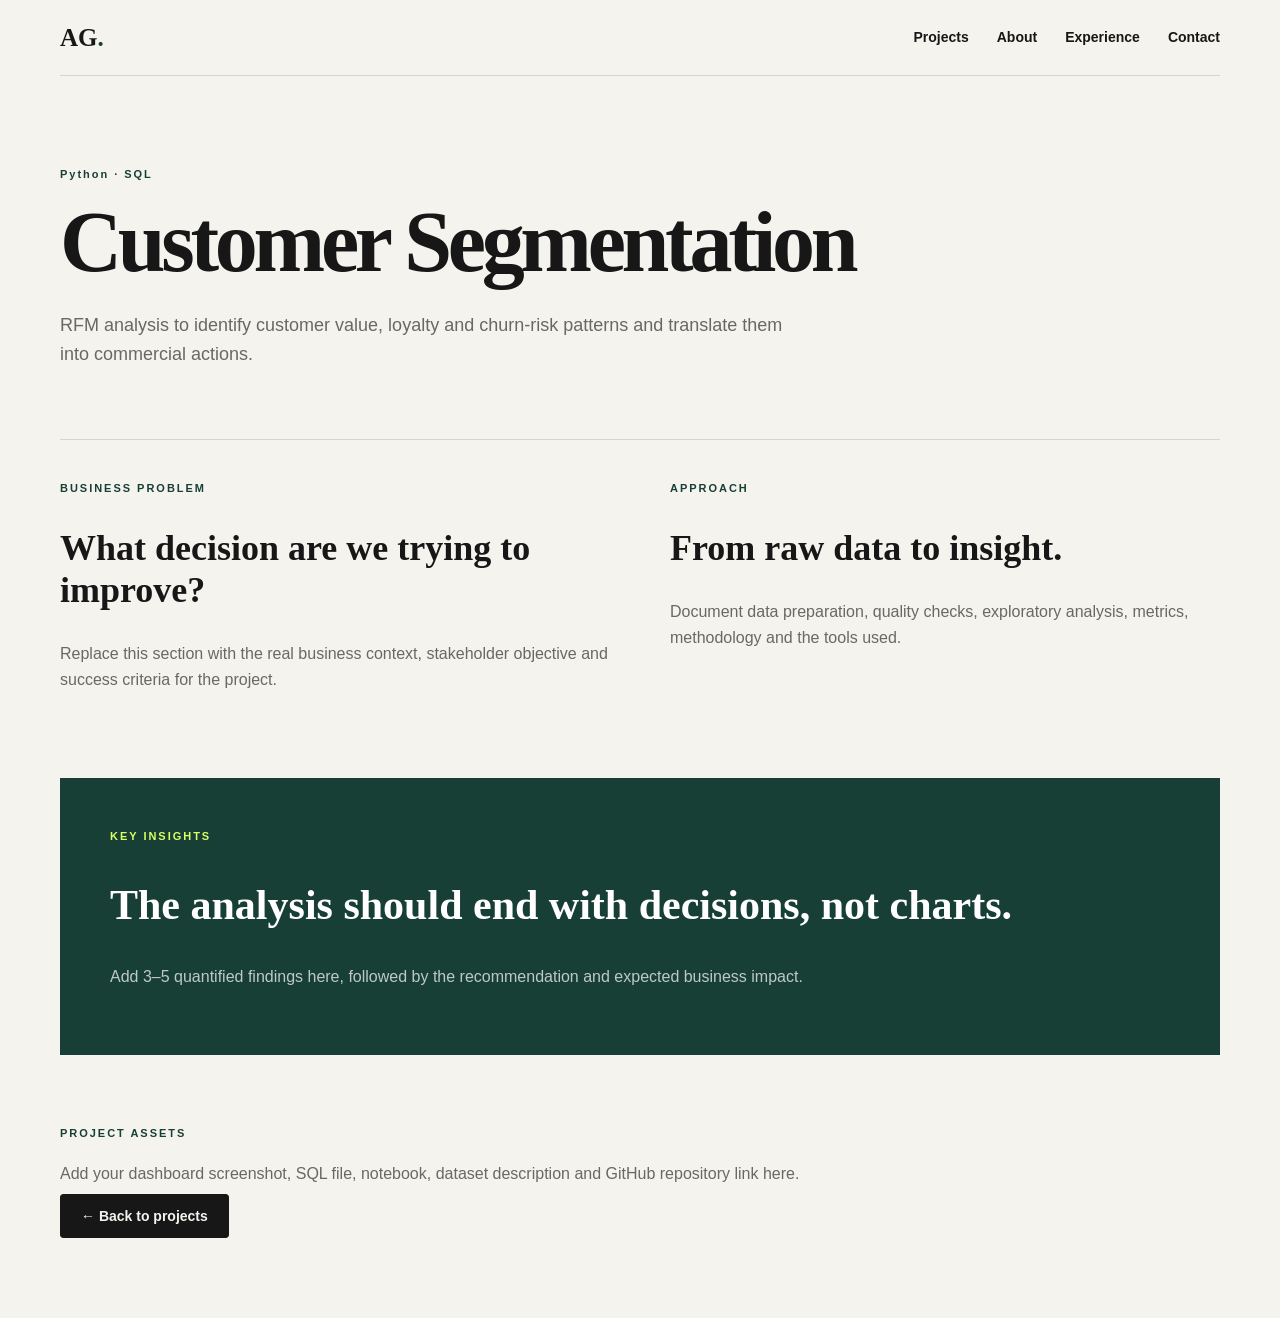
<file: projects/customer-segmentation.html>
<!DOCTYPE html>
<html lang="en"><head><meta charset="UTF-8"><meta name="viewport" content="width=device-width,initial-scale=1.0"><title>Customer Segmentation | Amr Ghabbour</title><link rel="stylesheet" href="../style.css"></head>
<body><header class="nav"><a class="logo" href="../index.html">AG<span>.</span></a><nav><a href="../index.html#projects">Projects</a><a href="../index.html#about">About</a><a href="../index.html#experience">Experience</a><a href="../index.html#contact">Contact</a></nav></header>
<main class="container" style="padding:90px 0"><p class="eyebrow">Python · SQL</p><h1 style="font:600 clamp(48px,7vw,86px)/.95 'Space Grotesk';letter-spacing:-.05em;max-width:900px;margin:0 0 28px">Customer Segmentation</h1><p class="lead" style="max-width:750px">RFM analysis to identify customer value, loyalty and churn-risk patterns and translate them into commercial actions.</p>
<div style="margin-top:70px;border-top:1px solid var(--line);padding-top:40px;display:grid;grid-template-columns:1fr 1fr;gap:60px"><div><p class="eyebrow">BUSINESS PROBLEM</p><h2 style="font:600 36px 'Space Grotesk'">What decision are we trying to improve?</h2><p style="color:var(--muted)">Replace this section with the real business context, stakeholder objective and success criteria for the project.</p></div><div><p class="eyebrow">APPROACH</p><h2 style="font:600 36px 'Space Grotesk'">From raw data to insight.</h2><p style="color:var(--muted)">Document data preparation, quality checks, exploratory analysis, metrics, methodology and the tools used.</p></div></div>
<div style="margin-top:70px;background:var(--accent);color:white;padding:50px"><p class="eyebrow" style="color:var(--accent2)">KEY INSIGHTS</p><h2 style="font:600 42px 'Space Grotesk'">The analysis should end with decisions, not charts.</h2><p style="color:rgba(255,255,255,.72)">Add 3–5 quantified findings here, followed by the recommendation and expected business impact.</p></div>
<div style="margin-top:70px"><p class="eyebrow">PROJECT ASSETS</p><p style="color:var(--muted)">Add your dashboard screenshot, SQL file, notebook, dataset description and GitHub repository link here.</p><a class="btn primary" href="../index.html#projects">← Back to projects</a></div></main></body></html>
</file>
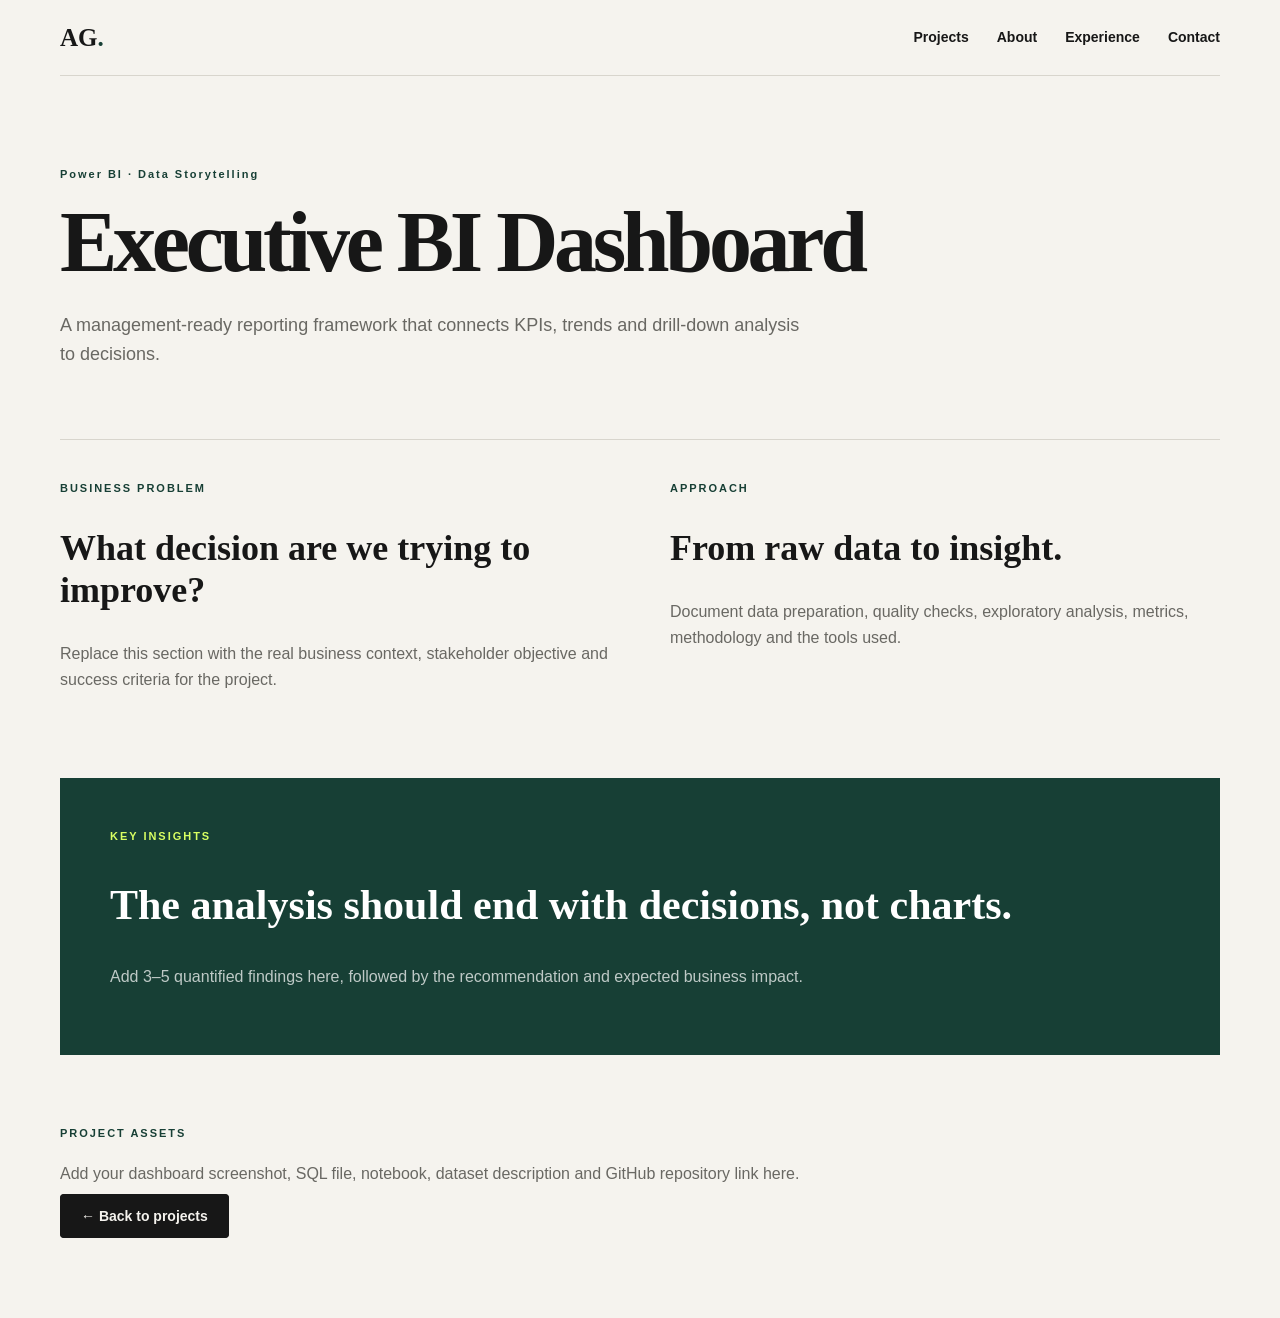
<file: projects/executive-dashboard.html>
<!DOCTYPE html>
<html lang="en"><head><meta charset="UTF-8"><meta name="viewport" content="width=device-width,initial-scale=1.0"><title>Executive BI Dashboard | Amr Ghabbour</title><link rel="stylesheet" href="../style.css"></head>
<body><header class="nav"><a class="logo" href="../index.html">AG<span>.</span></a><nav><a href="../index.html#projects">Projects</a><a href="../index.html#about">About</a><a href="../index.html#experience">Experience</a><a href="../index.html#contact">Contact</a></nav></header>
<main class="container" style="padding:90px 0"><p class="eyebrow">Power BI · Data Storytelling</p><h1 style="font:600 clamp(48px,7vw,86px)/.95 'Space Grotesk';letter-spacing:-.05em;max-width:900px;margin:0 0 28px">Executive BI Dashboard</h1><p class="lead" style="max-width:750px">A management-ready reporting framework that connects KPIs, trends and drill-down analysis to decisions.</p>
<div style="margin-top:70px;border-top:1px solid var(--line);padding-top:40px;display:grid;grid-template-columns:1fr 1fr;gap:60px"><div><p class="eyebrow">BUSINESS PROBLEM</p><h2 style="font:600 36px 'Space Grotesk'">What decision are we trying to improve?</h2><p style="color:var(--muted)">Replace this section with the real business context, stakeholder objective and success criteria for the project.</p></div><div><p class="eyebrow">APPROACH</p><h2 style="font:600 36px 'Space Grotesk'">From raw data to insight.</h2><p style="color:var(--muted)">Document data preparation, quality checks, exploratory analysis, metrics, methodology and the tools used.</p></div></div>
<div style="margin-top:70px;background:var(--accent);color:white;padding:50px"><p class="eyebrow" style="color:var(--accent2)">KEY INSIGHTS</p><h2 style="font:600 42px 'Space Grotesk'">The analysis should end with decisions, not charts.</h2><p style="color:rgba(255,255,255,.72)">Add 3–5 quantified findings here, followed by the recommendation and expected business impact.</p></div>
<div style="margin-top:70px"><p class="eyebrow">PROJECT ASSETS</p><p style="color:var(--muted)">Add your dashboard screenshot, SQL file, notebook, dataset description and GitHub repository link here.</p><a class="btn primary" href="../index.html#projects">← Back to projects</a></div></main></body></html>
</file>
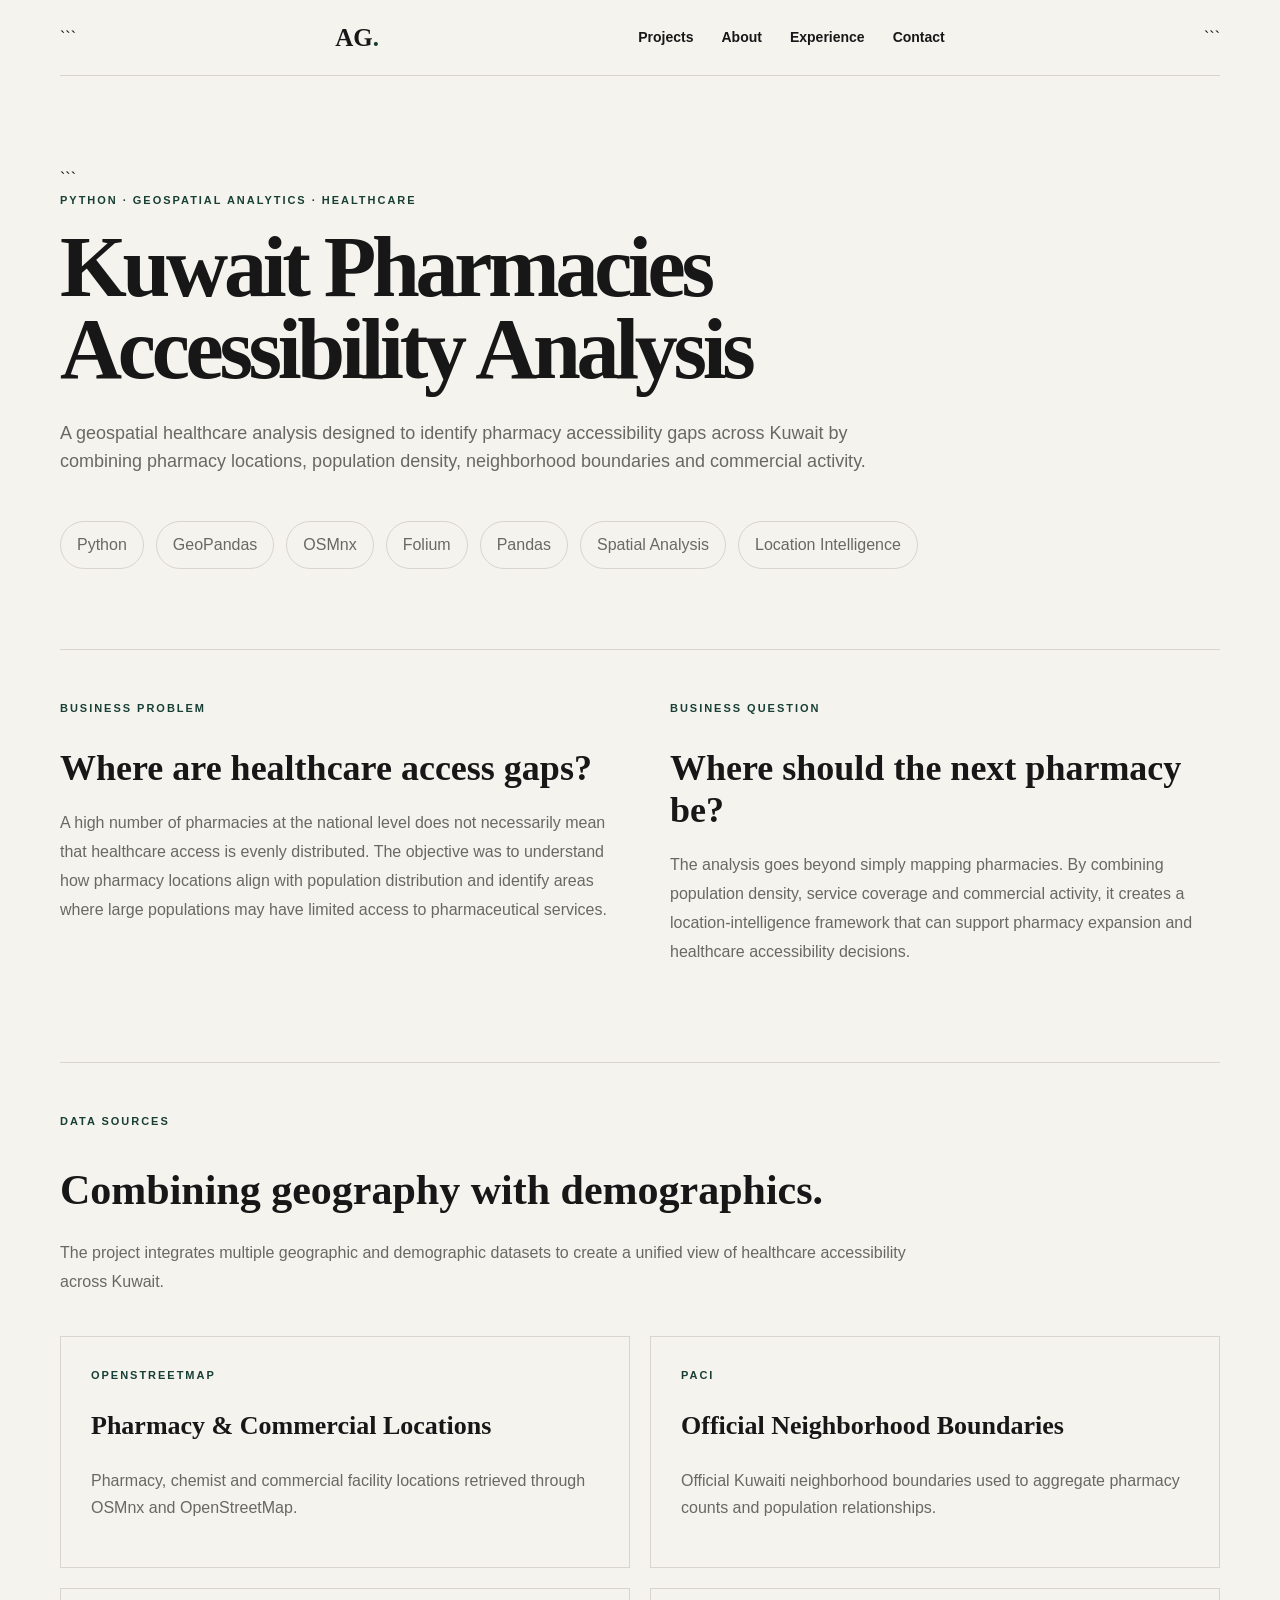
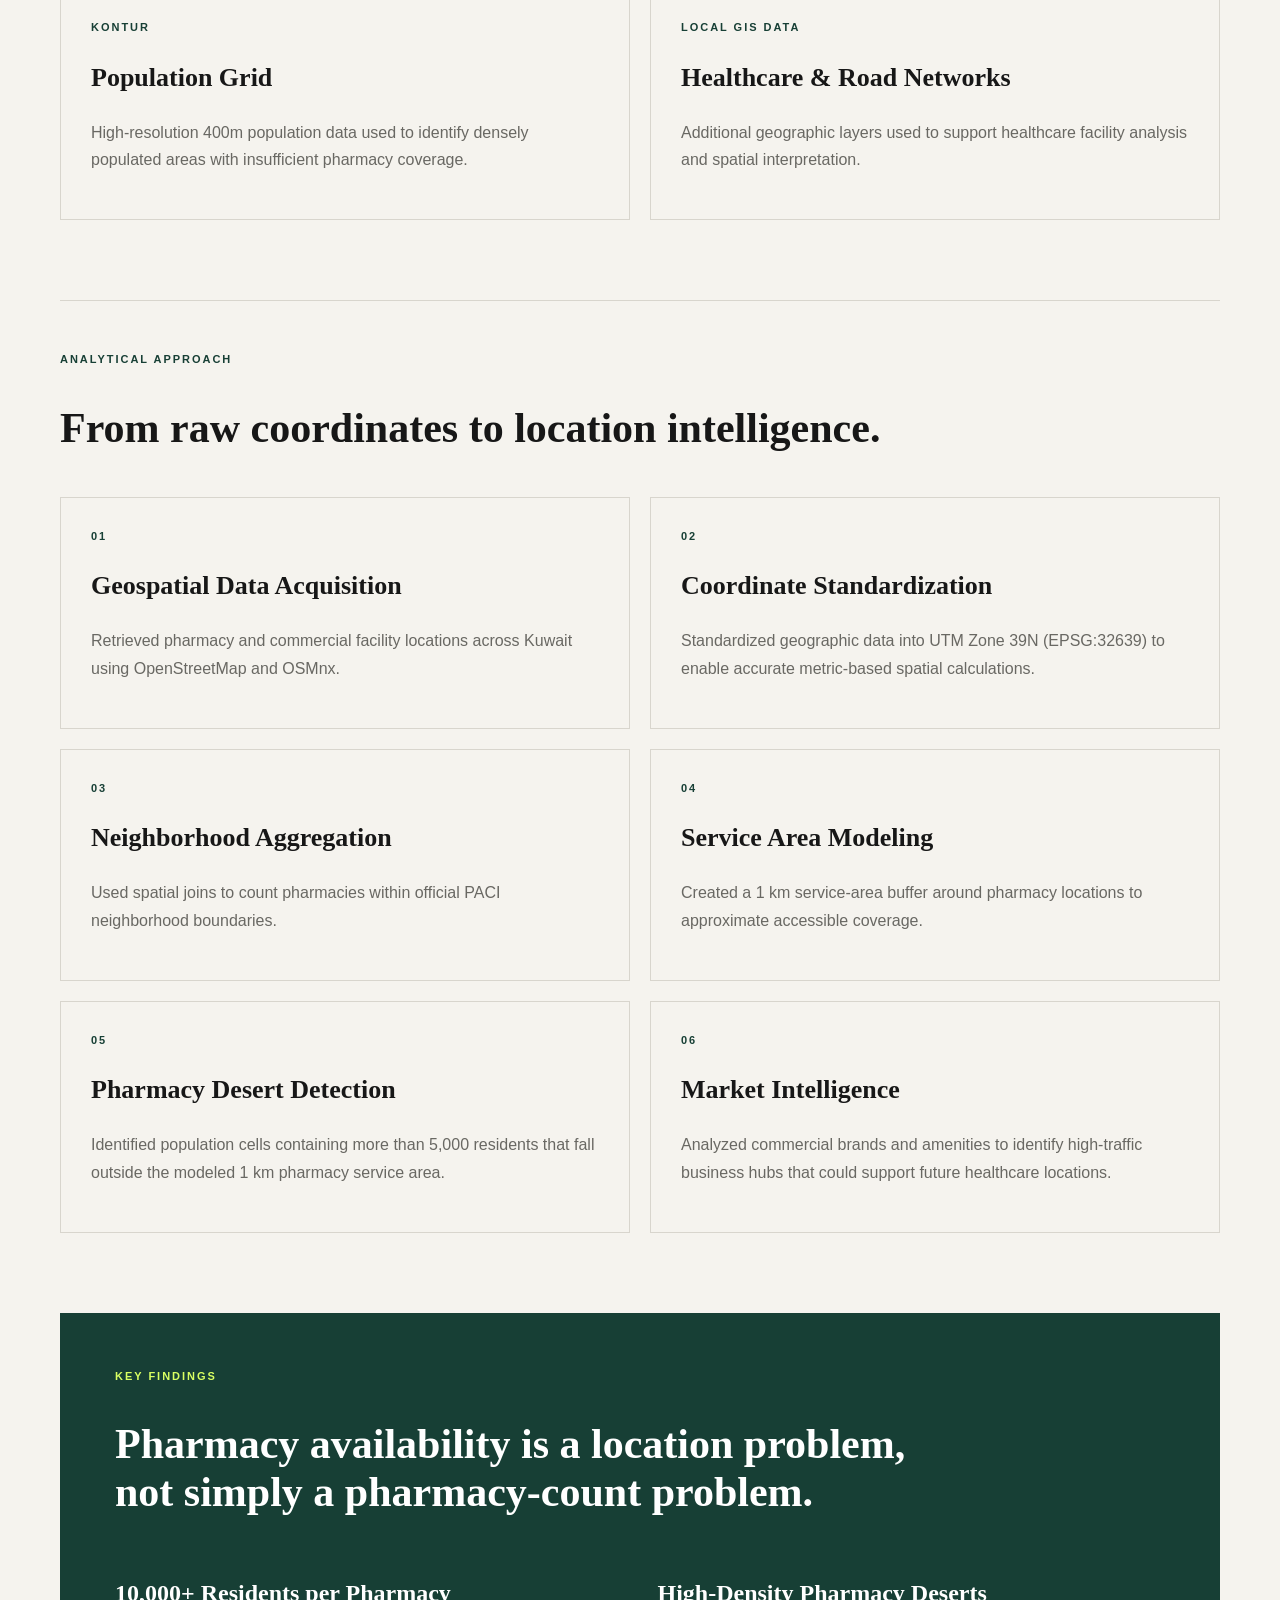
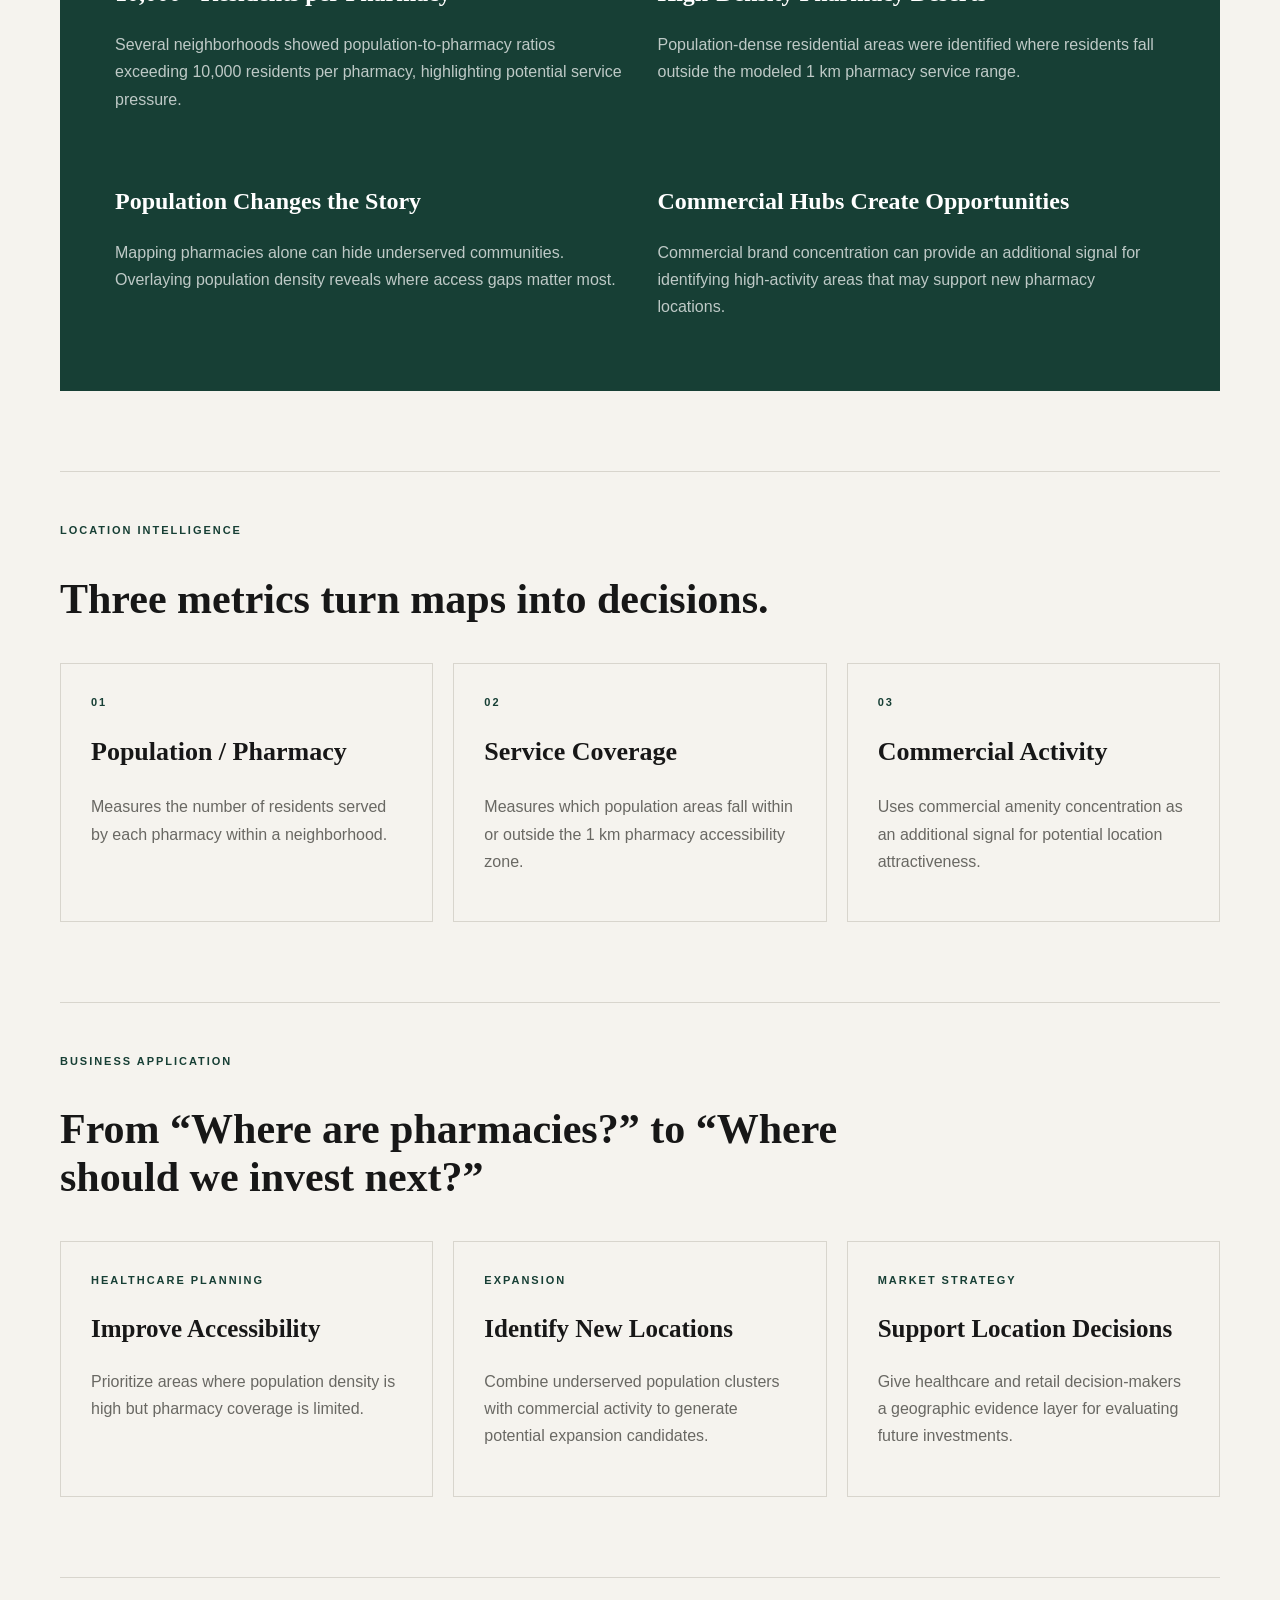
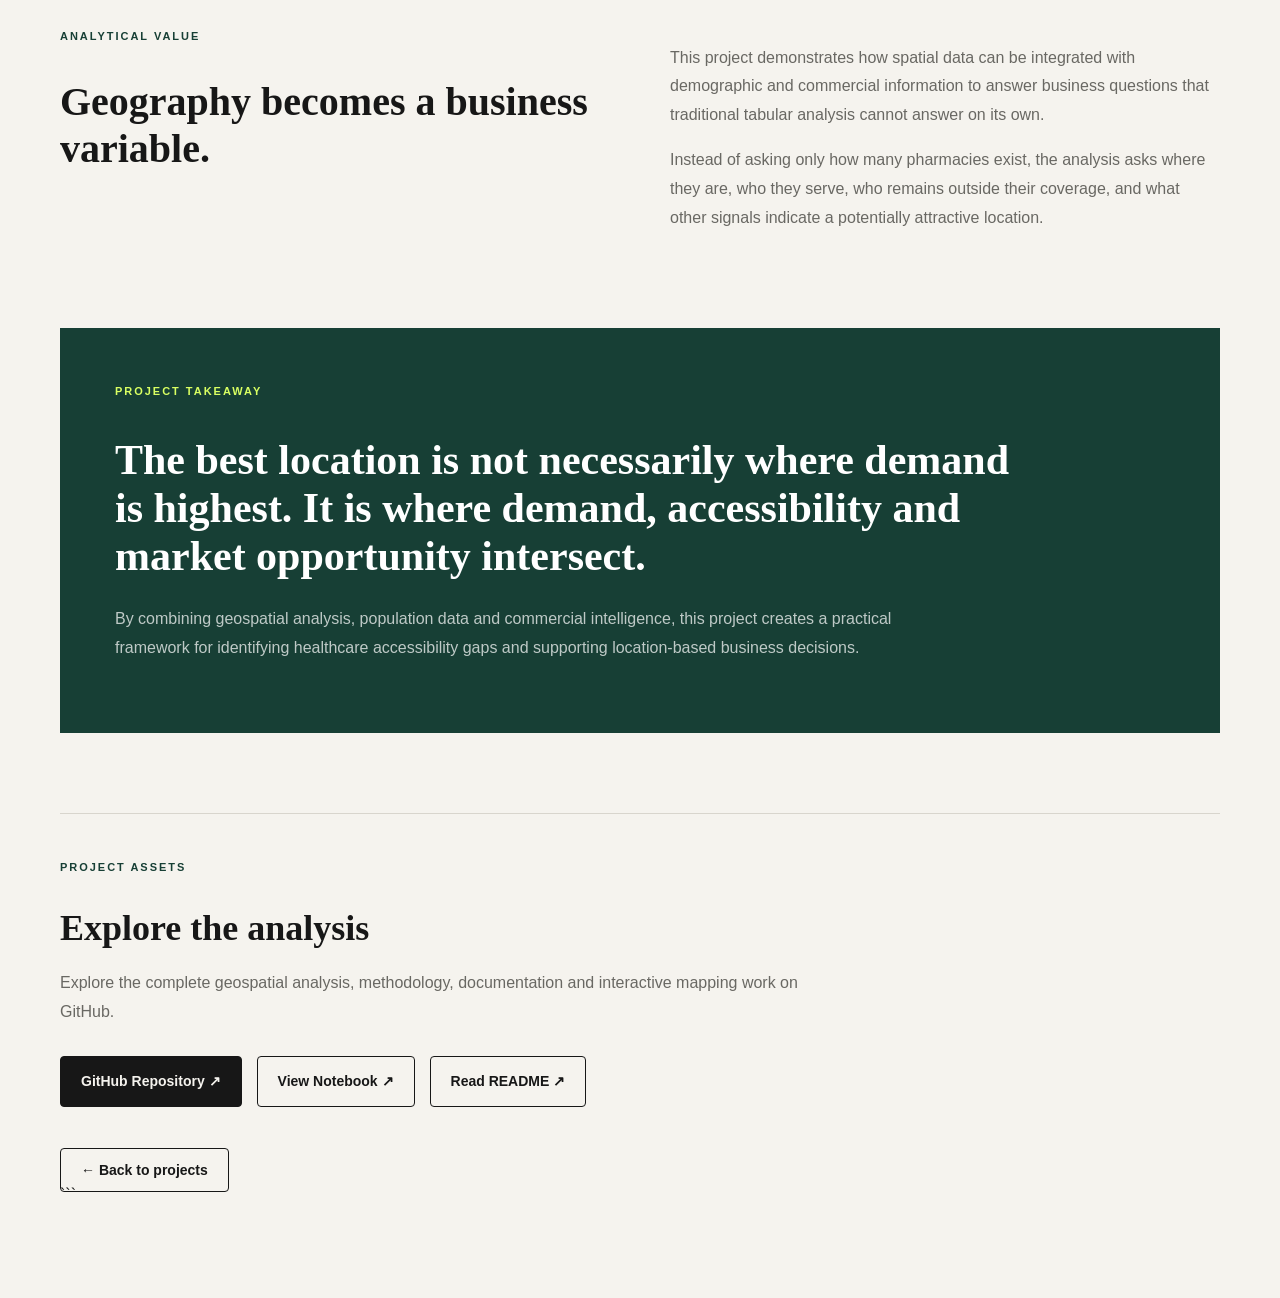
<file: projects/kuwait-healthcare.html>
<!DOCTYPE html>

<html lang="en">

<head>
<meta charset="UTF-8">
<meta name="viewport" content="width=device-width, initial-scale=1.0">

<title>Kuwait Pharmacies Accessibility Analysis | Amr Ghabbour</title>

<link rel="stylesheet" href="../style.css">

</head>

<body>

<header class="nav">

```
<a class="logo" href="../index.html">
    AG<span>.</span>
</a>

<nav>
    <a href="../index.html#projects">Projects</a>
    <a href="../index.html#about">About</a>
    <a href="../index.html#experience">Experience</a>
    <a href="../index.html#contact">Contact</a>
</nav>
```

</header>

<main class="container" style="padding:90px 0">

```
<!-- HERO -->

<p class="eyebrow">
    PYTHON · GEOSPATIAL ANALYTICS · HEALTHCARE
</p>


<h1 style="
    font:600 clamp(48px,7vw,86px)/.95 'Space Grotesk';
    letter-spacing:-.05em;
    max-width:1000px;
    margin:0 0 28px;
">

    Kuwait Pharmacies<br>
    Accessibility Analysis

</h1>


<p class="lead" style="max-width:820px">

    A geospatial healthcare analysis designed to identify pharmacy
    accessibility gaps across Kuwait by combining pharmacy locations,
    population density, neighborhood boundaries and commercial activity.

</p>



<!-- TECH STACK -->

<div style="
    margin-top:45px;
    display:flex;
    flex-wrap:wrap;
    gap:12px;
">

    <span style="
        border:1px solid var(--line);
        padding:10px 16px;
        border-radius:30px;
        color:var(--muted);
    ">
        Python
    </span>


    <span style="
        border:1px solid var(--line);
        padding:10px 16px;
        border-radius:30px;
        color:var(--muted);
    ">
        GeoPandas
    </span>


    <span style="
        border:1px solid var(--line);
        padding:10px 16px;
        border-radius:30px;
        color:var(--muted);
    ">
        OSMnx
    </span>


    <span style="
        border:1px solid var(--line);
        padding:10px 16px;
        border-radius:30px;
        color:var(--muted);
    ">
        Folium
    </span>


    <span style="
        border:1px solid var(--line);
        padding:10px 16px;
        border-radius:30px;
        color:var(--muted);
    ">
        Pandas
    </span>


    <span style="
        border:1px solid var(--line);
        padding:10px 16px;
        border-radius:30px;
        color:var(--muted);
    ">
        Spatial Analysis
    </span>


    <span style="
        border:1px solid var(--line);
        padding:10px 16px;
        border-radius:30px;
        color:var(--muted);
    ">
        Location Intelligence
    </span>

</div>



<!-- BUSINESS PROBLEM -->

<div style="
    margin-top:80px;
    border-top:1px solid var(--line);
    padding-top:50px;
    display:grid;
    grid-template-columns:1fr 1fr;
    gap:60px;
">


    <div>

        <p class="eyebrow">
            BUSINESS PROBLEM
        </p>


        <h2 style="
            font:600 36px 'Space Grotesk';
            margin-bottom:20px;
        ">

            Where are healthcare access gaps?

        </h2>


        <p style="
            color:var(--muted);
            line-height:1.8;
        ">

            A high number of pharmacies at the national level does not
            necessarily mean that healthcare access is evenly distributed.

            The objective was to understand how pharmacy locations align
            with population distribution and identify areas where large
            populations may have limited access to pharmaceutical services.

        </p>

    </div>



    <div>

        <p class="eyebrow">
            BUSINESS QUESTION
        </p>


        <h2 style="
            font:600 36px 'Space Grotesk';
            margin-bottom:20px;
        ">

            Where should the next pharmacy be?

        </h2>


        <p style="
            color:var(--muted);
            line-height:1.8;
        ">

            The analysis goes beyond simply mapping pharmacies.

            By combining population density, service coverage and
            commercial activity, it creates a location-intelligence
            framework that can support pharmacy expansion and healthcare
            accessibility decisions.

        </p>

    </div>


</div>



<!-- DATA -->

<div style="
    margin-top:80px;
    border-top:1px solid var(--line);
    padding-top:50px;
">

    <p class="eyebrow">
        DATA SOURCES
    </p>


    <h2 style="
        font:600 42px 'Space Grotesk';
        margin-bottom:25px;
    ">

        Combining geography with demographics.

    </h2>


    <p style="
        color:var(--muted);
        max-width:850px;
        line-height:1.8;
    ">

        The project integrates multiple geographic and demographic
        datasets to create a unified view of healthcare accessibility
        across Kuwait.

    </p>



    <div style="
        margin-top:40px;
        display:grid;
        grid-template-columns:repeat(2,1fr);
        gap:20px;
    ">


        <div style="
            border:1px solid var(--line);
            padding:30px;
        ">

            <p class="eyebrow">
                OPENSTREETMAP
            </p>

            <h3 style="
                font:600 26px 'Space Grotesk';
            ">
                Pharmacy & Commercial Locations
            </h3>

            <p style="
                color:var(--muted);
                line-height:1.7;
            ">

                Pharmacy, chemist and commercial facility locations
                retrieved through OSMnx and OpenStreetMap.

            </p>

        </div>



        <div style="
            border:1px solid var(--line);
            padding:30px;
        ">

            <p class="eyebrow">
                PACI
            </p>

            <h3 style="
                font:600 26px 'Space Grotesk';
            ">
                Official Neighborhood Boundaries
            </h3>

            <p style="
                color:var(--muted);
                line-height:1.7;
            ">

                Official Kuwaiti neighborhood boundaries used to
                aggregate pharmacy counts and population relationships.

            </p>

        </div>



        <div style="
            border:1px solid var(--line);
            padding:30px;
        ">

            <p class="eyebrow">
                KONTUR
            </p>

            <h3 style="
                font:600 26px 'Space Grotesk';
            ">
                Population Grid
            </h3>

            <p style="
                color:var(--muted);
                line-height:1.7;
            ">

                High-resolution 400m population data used to identify
                densely populated areas with insufficient pharmacy
                coverage.

            </p>

        </div>



        <div style="
            border:1px solid var(--line);
            padding:30px;
        ">

            <p class="eyebrow">
                LOCAL GIS DATA
            </p>

            <h3 style="
                font:600 26px 'Space Grotesk';
            ">
                Healthcare & Road Networks
            </h3>

            <p style="
                color:var(--muted);
                line-height:1.7;
            ">

                Additional geographic layers used to support healthcare
                facility analysis and spatial interpretation.

            </p>

        </div>


    </div>

</div>



<!-- METHODOLOGY -->

<div style="
    margin-top:80px;
    border-top:1px solid var(--line);
    padding-top:50px;
">


    <p class="eyebrow">
        ANALYTICAL APPROACH
    </p>


    <h2 style="
        font:600 42px 'Space Grotesk';
        max-width:850px;
        margin-bottom:45px;
    ">

        From raw coordinates to location intelligence.

    </h2>



    <div style="
        display:grid;
        grid-template-columns:repeat(2,1fr);
        gap:20px;
    ">


        <div style="
            border:1px solid var(--line);
            padding:30px;
        ">

            <p class="eyebrow">
                01
            </p>

            <h3 style="
                font:600 26px 'Space Grotesk';
            ">
                Geospatial Data Acquisition
            </h3>

            <p style="
                color:var(--muted);
                line-height:1.7;
            ">

                Retrieved pharmacy and commercial facility locations
                across Kuwait using OpenStreetMap and OSMnx.

            </p>

        </div>



        <div style="
            border:1px solid var(--line);
            padding:30px;
        ">

            <p class="eyebrow">
                02
            </p>

            <h3 style="
                font:600 26px 'Space Grotesk';
            ">
                Coordinate Standardization
            </h3>

            <p style="
                color:var(--muted);
                line-height:1.7;
            ">

                Standardized geographic data into UTM Zone 39N
                (EPSG:32639) to enable accurate metric-based spatial
                calculations.

            </p>

        </div>



        <div style="
            border:1px solid var(--line);
            padding:30px;
        ">

            <p class="eyebrow">
                03
            </p>

            <h3 style="
                font:600 26px 'Space Grotesk';
            ">
                Neighborhood Aggregation
            </h3>

            <p style="
                color:var(--muted);
                line-height:1.7;
            ">

                Used spatial joins to count pharmacies within official
                PACI neighborhood boundaries.

            </p>

        </div>



        <div style="
            border:1px solid var(--line);
            padding:30px;
        ">

            <p class="eyebrow">
                04
            </p>

            <h3 style="
                font:600 26px 'Space Grotesk';
            ">
                Service Area Modeling
            </h3>

            <p style="
                color:var(--muted);
                line-height:1.7;
            ">

                Created a 1 km service-area buffer around pharmacy
                locations to approximate accessible coverage.

            </p>

        </div>



        <div style="
            border:1px solid var(--line);
            padding:30px;
        ">

            <p class="eyebrow">
                05
            </p>

            <h3 style="
                font:600 26px 'Space Grotesk';
            ">
                Pharmacy Desert Detection
            </h3>

            <p style="
                color:var(--muted);
                line-height:1.7;
            ">

                Identified population cells containing more than 5,000
                residents that fall outside the modeled 1 km pharmacy
                service area.

            </p>

        </div>



        <div style="
            border:1px solid var(--line);
            padding:30px;
        ">

            <p class="eyebrow">
                06
            </p>

            <h3 style="
                font:600 26px 'Space Grotesk';
            ">
                Market Intelligence
            </h3>

            <p style="
                color:var(--muted);
                line-height:1.7;
            ">

                Analyzed commercial brands and amenities to identify
                high-traffic business hubs that could support future
                healthcare locations.

            </p>

        </div>


    </div>

</div>



<!-- KEY FINDINGS -->

<div style="
    margin-top:80px;
    background:var(--accent);
    color:white;
    padding:55px;
">


    <p class="eyebrow" style="color:var(--accent2)">
        KEY FINDINGS
    </p>


    <h2 style="
        font:600 42px 'Space Grotesk';
        max-width:850px;
        margin-bottom:40px;
    ">

        Pharmacy availability is a location problem,
        not simply a pharmacy-count problem.

    </h2>



    <div style="
        display:grid;
        grid-template-columns:repeat(2,1fr);
        gap:35px;
    ">


        <div>

            <h3 style="
                font:600 24px 'Space Grotesk';
            ">
                10,000+ Residents per Pharmacy
            </h3>

            <p style="
                color:rgba(255,255,255,.72);
                line-height:1.7;
            ">

                Several neighborhoods showed population-to-pharmacy
                ratios exceeding 10,000 residents per pharmacy,
                highlighting potential service pressure.

            </p>

        </div>



        <div>

            <h3 style="
                font:600 24px 'Space Grotesk';
            ">
                High-Density Pharmacy Deserts
            </h3>

            <p style="
                color:rgba(255,255,255,.72);
                line-height:1.7;
            ">

                Population-dense residential areas were identified where
                residents fall outside the modeled 1 km pharmacy
                service range.

            </p>

        </div>



        <div>

            <h3 style="
                font:600 24px 'Space Grotesk';
            ">
                Population Changes the Story
            </h3>

            <p style="
                color:rgba(255,255,255,.72);
                line-height:1.7;
            ">

                Mapping pharmacies alone can hide underserved
                communities. Overlaying population density reveals where
                access gaps matter most.

            </p>

        </div>



        <div>

            <h3 style="
                font:600 24px 'Space Grotesk';
            ">
                Commercial Hubs Create Opportunities
            </h3>

            <p style="
                color:rgba(255,255,255,.72);
                line-height:1.7;
            ">

                Commercial brand concentration can provide an additional
                signal for identifying high-activity areas that may
                support new pharmacy locations.

            </p>

        </div>


    </div>

</div>



<!-- CORE METRICS -->

<div style="
    margin-top:80px;
    border-top:1px solid var(--line);
    padding-top:50px;
">


    <p class="eyebrow">
        LOCATION INTELLIGENCE
    </p>


    <h2 style="
        font:600 42px 'Space Grotesk';
        margin-bottom:40px;
    ">

        Three metrics turn maps into decisions.

    </h2>



    <div style="
        display:grid;
        grid-template-columns:repeat(3,1fr);
        gap:20px;
    ">


        <div style="
            border:1px solid var(--line);
            padding:30px;
        ">

            <p class="eyebrow">
                01
            </p>

            <h3 style="
                font:600 26px 'Space Grotesk';
            ">
                Population / Pharmacy
            </h3>

            <p style="
                color:var(--muted);
                line-height:1.7;
            ">

                Measures the number of residents served by each
                pharmacy within a neighborhood.

            </p>

        </div>



        <div style="
            border:1px solid var(--line);
            padding:30px;
        ">

            <p class="eyebrow">
                02
            </p>

            <h3 style="
                font:600 26px 'Space Grotesk';
            ">
                Service Coverage
            </h3>

            <p style="
                color:var(--muted);
                line-height:1.7;
            ">

                Measures which population areas fall within or outside
                the 1 km pharmacy accessibility zone.

            </p>

        </div>



        <div style="
            border:1px solid var(--line);
            padding:30px;
        ">

            <p class="eyebrow">
                03
            </p>

            <h3 style="
                font:600 26px 'Space Grotesk';
            ">
                Commercial Activity
            </h3>

            <p style="
                color:var(--muted);
                line-height:1.7;
            ">

                Uses commercial amenity concentration as an additional
                signal for potential location attractiveness.

            </p>

        </div>


    </div>

</div>



<!-- BUSINESS APPLICATION -->

<div style="
    margin-top:80px;
    border-top:1px solid var(--line);
    padding-top:50px;
">


    <p class="eyebrow">
        BUSINESS APPLICATION
    </p>


    <h2 style="
        font:600 42px 'Space Grotesk';
        max-width:900px;
        margin-bottom:40px;
    ">

        From “Where are pharmacies?” to
        “Where should we invest next?”

    </h2>



    <div style="
        display:grid;
        grid-template-columns:repeat(3,1fr);
        gap:20px;
    ">


        <div style="
            border:1px solid var(--line);
            padding:30px;
        ">

            <p class="eyebrow">
                HEALTHCARE PLANNING
            </p>

            <h3 style="
                font:600 25px 'Space Grotesk';
            ">
                Improve Accessibility
            </h3>

            <p style="
                color:var(--muted);
                line-height:1.7;
            ">

                Prioritize areas where population density is high but
                pharmacy coverage is limited.

            </p>

        </div>



        <div style="
            border:1px solid var(--line);
            padding:30px;
        ">

            <p class="eyebrow">
                EXPANSION
            </p>

            <h3 style="
                font:600 25px 'Space Grotesk';
            ">
                Identify New Locations
            </h3>

            <p style="
                color:var(--muted);
                line-height:1.7;
            ">

                Combine underserved population clusters with commercial
                activity to generate potential expansion candidates.

            </p>

        </div>



        <div style="
            border:1px solid var(--line);
            padding:30px;
        ">

            <p class="eyebrow">
                MARKET STRATEGY
            </p>

            <h3 style="
                font:600 25px 'Space Grotesk';
            ">
                Support Location Decisions
            </h3>

            <p style="
                color:var(--muted);
                line-height:1.7;
            ">

                Give healthcare and retail decision-makers a geographic
                evidence layer for evaluating future investments.

            </p>

        </div>


    </div>

</div>



<!-- ANALYTICAL VALUE -->

<div style="
    margin-top:80px;
    border-top:1px solid var(--line);
    padding-top:50px;
    display:grid;
    grid-template-columns:1fr 1fr;
    gap:60px;
">


    <div>

        <p class="eyebrow">
            ANALYTICAL VALUE
        </p>


        <h2 style="
            font:600 40px 'Space Grotesk';
        ">

            Geography becomes a business variable.

        </h2>

    </div>



    <div>

        <p style="
            color:var(--muted);
            line-height:1.8;
        ">

            This project demonstrates how spatial data can be integrated
            with demographic and commercial information to answer
            business questions that traditional tabular analysis cannot
            answer on its own.

        </p>


        <p style="
            color:var(--muted);
            line-height:1.8;
        ">

            Instead of asking only how many pharmacies exist, the analysis
            asks where they are, who they serve, who remains outside their
            coverage, and what other signals indicate a potentially
            attractive location.

        </p>

    </div>


</div>



<!-- TAKEAWAY -->

<div style="
    margin-top:80px;
    background:var(--accent);
    color:white;
    padding:55px;
">


    <p class="eyebrow" style="color:var(--accent2)">
        PROJECT TAKEAWAY
    </p>


    <h2 style="
        font:600 42px 'Space Grotesk';
        max-width:900px;
        margin-bottom:25px;
    ">

        The best location is not necessarily where demand is highest.

        It is where demand, accessibility and market opportunity
        intersect.

    </h2>


    <p style="
        color:rgba(255,255,255,.72);
        max-width:820px;
        line-height:1.8;
    ">

        By combining geospatial analysis, population data and commercial
        intelligence, this project creates a practical framework for
        identifying healthcare accessibility gaps and supporting
        location-based business decisions.

    </p>

</div>



<!-- PROJECT ASSETS -->

<div style="
    margin-top:80px;
    border-top:1px solid var(--line);
    padding-top:45px;
">


    <p class="eyebrow">
        PROJECT ASSETS
    </p>


    <h2 style="
        font:600 36px 'Space Grotesk';
        margin-bottom:20px;
    ">

        Explore the analysis

    </h2>


    <p style="
        color:var(--muted);
        max-width:750px;
        line-height:1.8;
    ">

        Explore the complete geospatial analysis, methodology,
        documentation and interactive mapping work on GitHub.

    </p>



    <div style="
        display:flex;
        flex-wrap:wrap;
        gap:15px;
        margin-top:30px;
    ">


        <a
            class="btn primary"
            href="https://github.com/AmrGhabbour/kwt-healthcare-geoanalysis"
            target="_blank"
            rel="noopener"
        >
            GitHub Repository ↗
        </a>


        <a
            class="btn"
            href="https://github.com/AmrGhabbour/kwt-healthcare-geoanalysis/blob/main/kwt-healthcare-geoanalysis.ipynb"
            target="_blank"
            rel="noopener"
        >
            View Notebook ↗
        </a>


        <a
            class="btn"
            href="https://github.com/AmrGhabbour/kwt-healthcare-geoanalysis/blob/main/README.md"
            target="_blank"
            rel="noopener"
        >
            Read README ↗
        </a>


    </div>



    <div style="margin-top:50px">

        <a
            class="btn"
            href="../index.html#projects"
        >
            ← Back to projects
        </a>

    </div>


</div>
```

</main>

</body>

</html>
</file>
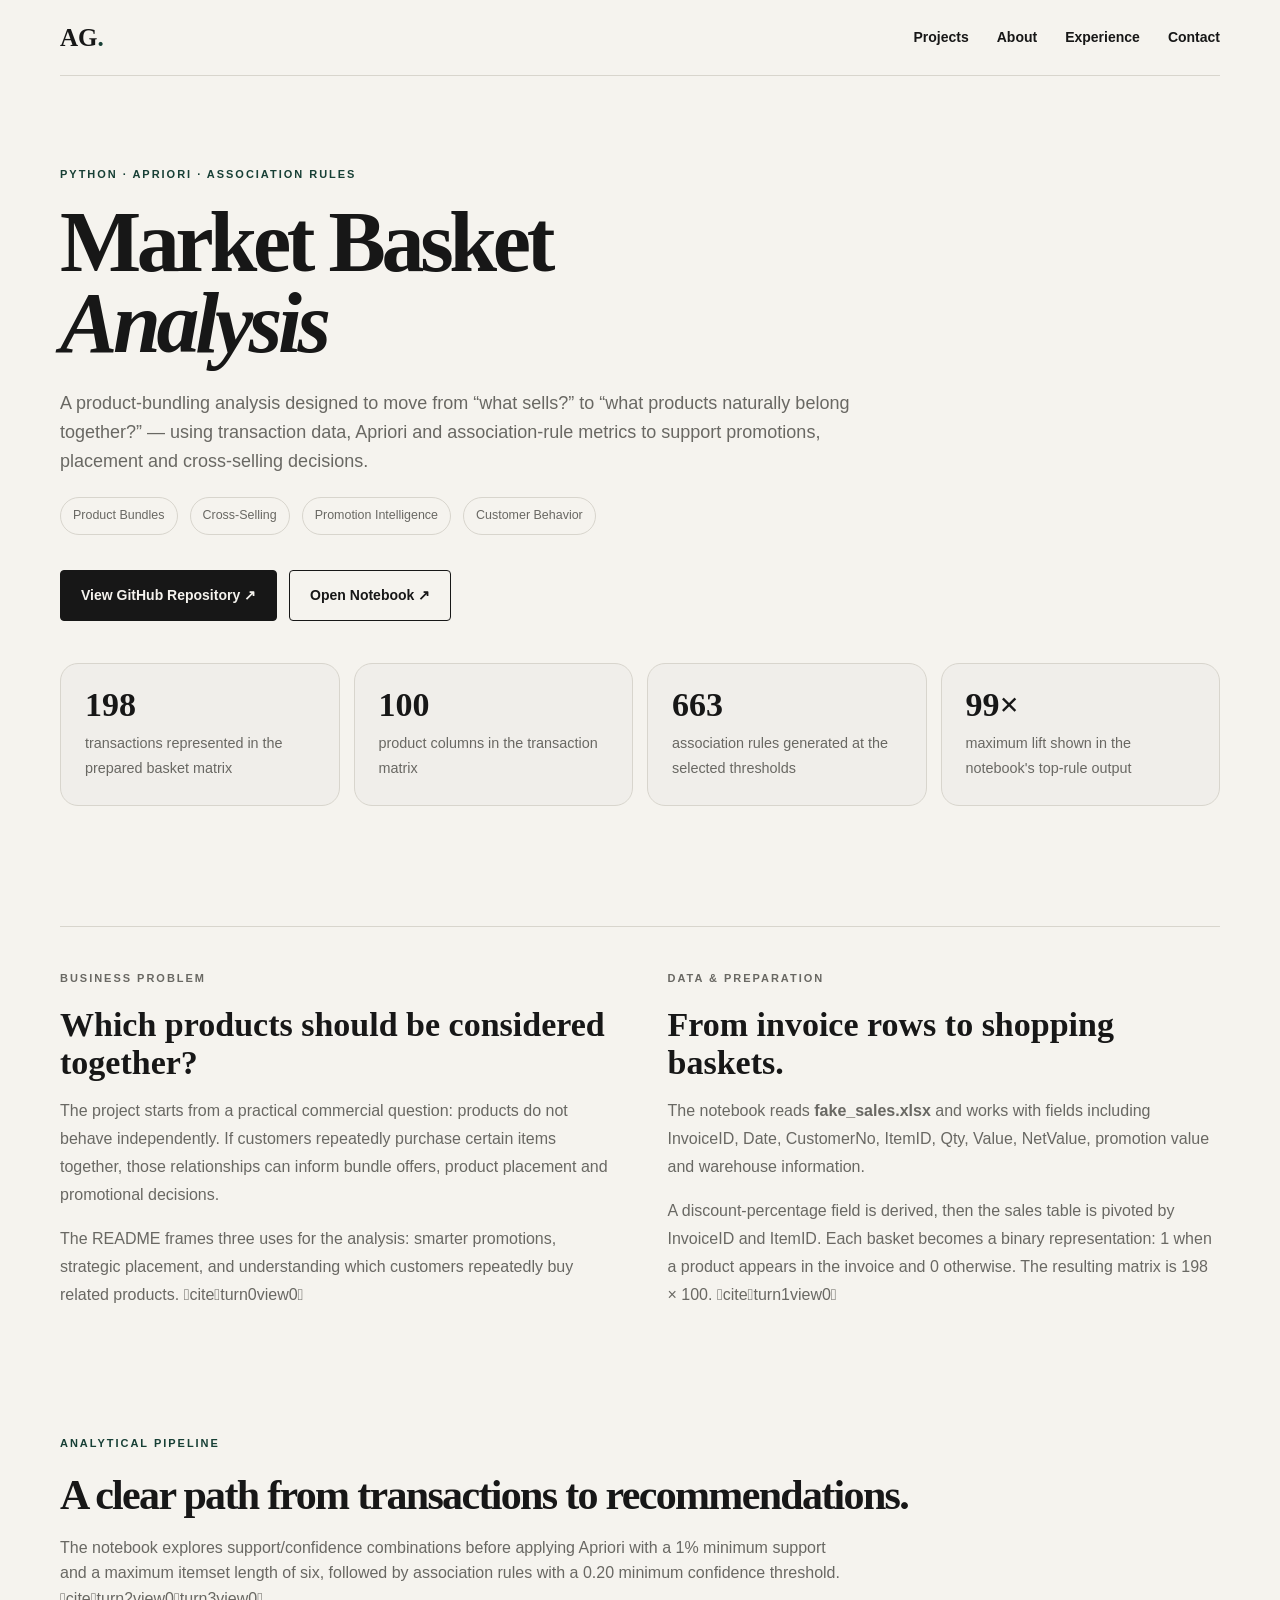
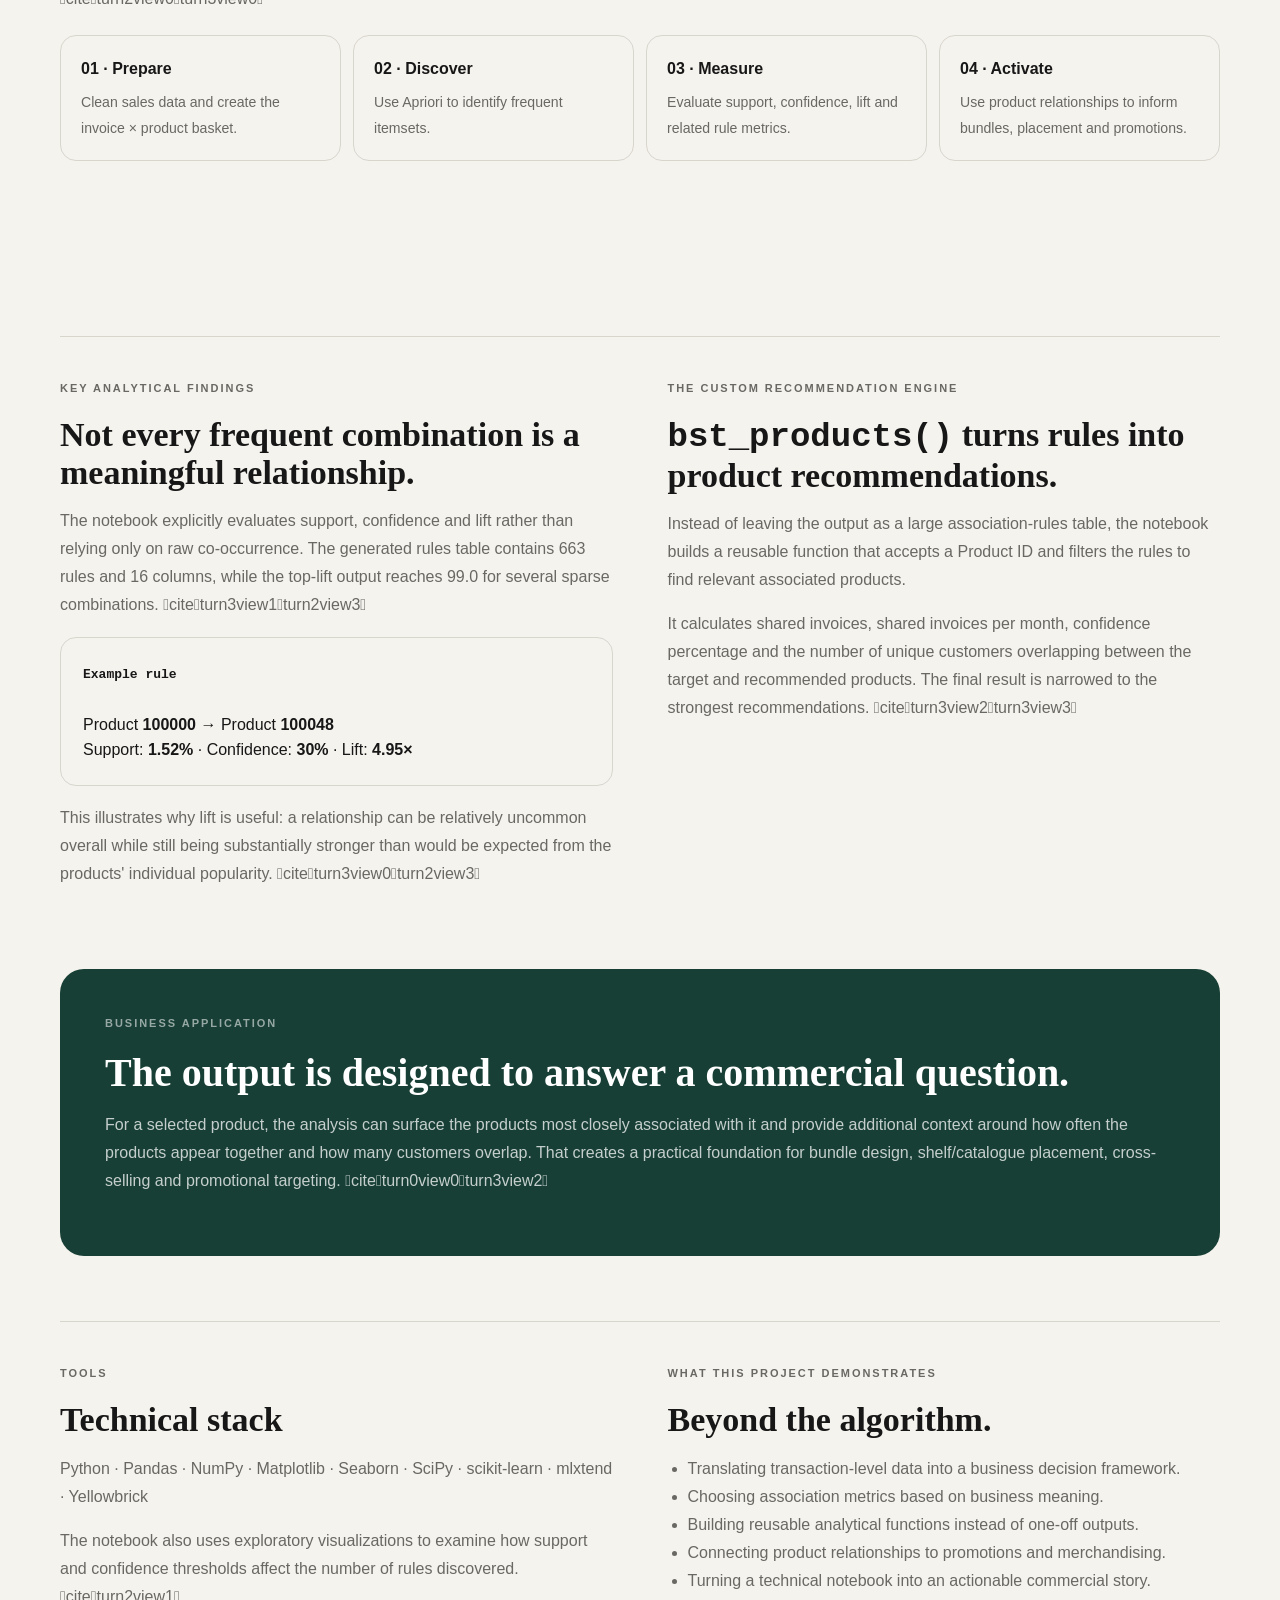
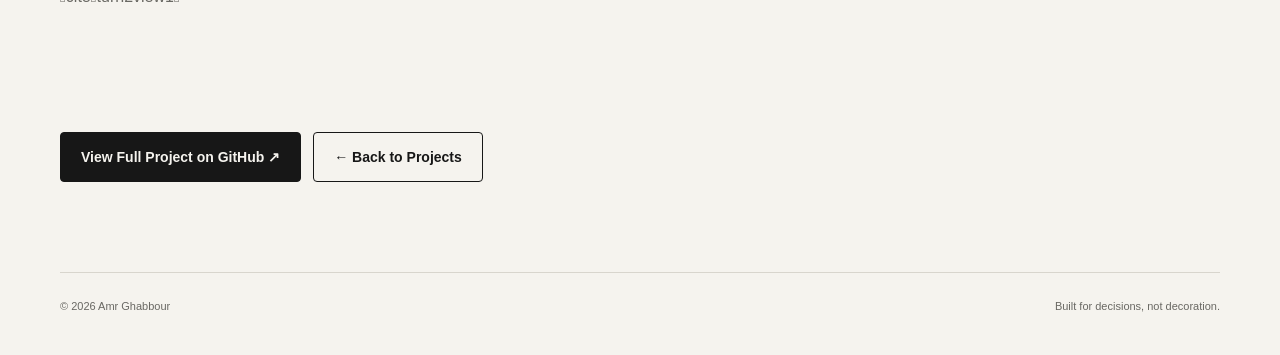
<file: projects/market-basket.html>
<!DOCTYPE html>
<html lang="en">
<head>
  <meta charset="UTF-8">
  <meta name="viewport" content="width=device-width,initial-scale=1.0">
  <meta name="description" content="Market Basket Analysis by Amr Ghabbour — Apriori association rules, product bundles, cross-selling and promotion intelligence.">
  <title>Market Basket Analysis | Amr Ghabbour</title>
  <link rel="stylesheet" href="../style.css">
  <style>
    .project-hero{padding:90px 0 55px}
    .project-kicker{display:flex;gap:12px;flex-wrap:wrap;margin:22px 0}
    .project-kicker span{border:1px solid var(--line);padding:8px 12px;border-radius:999px;font-size:.78rem;color:var(--muted)}
    .metric-grid{display:grid;grid-template-columns:repeat(4,1fr);gap:14px;margin-top:42px}
    .metric{border:1px solid var(--line);padding:24px;border-radius:18px;background:rgba(127,127,127,.035)}
    .metric strong{display:block;font:700 34px/1 'Space Grotesk';margin-bottom:8px}
    .metric span{color:var(--muted);font-size:.9rem}
    .case-grid{margin-top:65px;border-top:1px solid var(--line);padding-top:42px;display:grid;grid-template-columns:1fr 1fr;gap:55px}
    .case-grid h2{font:600 34px/1.1 'Space Grotesk';margin:0 0 16px}
    .case-grid p,.case-grid li{color:var(--muted);line-height:1.75}
    .case-grid ul{padding-left:20px}
    .highlight{margin-top:65px;padding:45px;border-radius:24px;background:var(--accent);color:#fff}
    .highlight h2{font:600 40px/1.1 'Space Grotesk';margin:0 0 14px}
    .highlight p{color:rgba(255,255,255,.75);line-height:1.75}
    .rule-card{margin-top:18px;padding:22px;border:1px solid var(--line);border-radius:16px}
    .rule-card b{font-family:monospace}
    .flow{display:grid;grid-template-columns:repeat(4,1fr);gap:12px;margin-top:24px}
    .flow div{padding:20px;border:1px solid var(--line);border-radius:16px}
    .flow strong{display:block;margin-bottom:7px}
    .flow span{font-size:.88rem;color:var(--muted)}
    .links{display:flex;gap:12px;flex-wrap:wrap;margin-top:35px}
    @media(max-width:800px){.metric-grid,.flow{grid-template-columns:1fr 1fr}.case-grid{grid-template-columns:1fr}.project-hero{padding-top:55px}}
    @media(max-width:520px){.metric-grid,.flow{grid-template-columns:1fr}}
  </style>
</head>
<body>
<header class="nav">
  <a class="logo" href="../index.html">AG<span>.</span></a>
  <nav>
    <a href="../index.html#projects">Projects</a>
    <a href="../index.html#about">About</a>
    <a href="../index.html#experience">Experience</a>
    <a href="../index.html#contact">Contact</a>
  </nav>
</header>

<main class="container">
  <section class="project-hero">
    <p class="eyebrow">PYTHON · APRIORI · ASSOCIATION RULES</p>
    <h1 style="font:600 clamp(48px,7vw,86px)/.95 'Space Grotesk';letter-spacing:-.05em;max-width:980px;margin:0 0 24px">
      Market Basket<br><em>Analysis</em>
    </h1>
    <p class="lead" style="max-width:820px">
      A product-bundling analysis designed to move from “what sells?” to
      “what products naturally belong together?” — using transaction data,
      Apriori and association-rule metrics to support promotions, placement and cross-selling decisions.
    </p>

    <div class="project-kicker">
      <span>Product Bundles</span>
      <span>Cross-Selling</span>
      <span>Promotion Intelligence</span>
      <span>Customer Behavior</span>
    </div>

    <div class="links">
      <a class="btn primary" href="https://github.com/AmrGhabbour/Market_Basket_Analysis" target="_blank" rel="noopener">View GitHub Repository ↗</a>
      <a class="btn secondary" href="https://github.com/AmrGhabbour/Market_Basket_Analysis/blob/main/Market%20basket%20analysis.ipynb" target="_blank" rel="noopener">Open Notebook ↗</a>
    </div>

    <div class="metric-grid">
      <div class="metric"><strong>198</strong><span>transactions represented in the prepared basket matrix</span></div>
      <div class="metric"><strong>100</strong><span>product columns in the transaction matrix</span></div>
      <div class="metric"><strong>663</strong><span>association rules generated at the selected thresholds</span></div>
      <div class="metric"><strong>99×</strong><span>maximum lift shown in the notebook's top-rule output</span></div>
    </div>
  </section>

  <section class="case-grid">
    <div>
      <p class="eyebrow">BUSINESS PROBLEM</p>
      <h2>Which products should be considered together?</h2>
      <p>
        The project starts from a practical commercial question: products do not
        behave independently. If customers repeatedly purchase certain items
        together, those relationships can inform bundle offers, product placement
        and promotional decisions.
      </p>
      <p>
        The README frames three uses for the analysis: smarter promotions,
        strategic placement, and understanding which customers repeatedly buy
        related products. citeturn0view0
      </p>
    </div>

    <div>
      <p class="eyebrow">DATA & PREPARATION</p>
      <h2>From invoice rows to shopping baskets.</h2>
      <p>
        The notebook reads <strong>fake_sales.xlsx</strong> and works with fields
        including InvoiceID, Date, CustomerNo, ItemID, Qty, Value, NetValue,
        promotion value and warehouse information.
      </p>
      <p>
        A discount-percentage field is derived, then the sales table is pivoted
        by InvoiceID and ItemID. Each basket becomes a binary representation:
        1 when a product appears in the invoice and 0 otherwise. The resulting
        matrix is 198 × 100. citeturn1view0
      </p>
    </div>
  </section>

  <section class="section" style="padding-left:0;padding-right:0">
    <p class="eyebrow">ANALYTICAL PIPELINE</p>
    <h2 style="font:600 42px 'Space Grotesk';margin-bottom:12px">A clear path from transactions to recommendations.</h2>
    <p style="max-width:780px;color:var(--muted)">
      The notebook explores support/confidence combinations before applying
      Apriori with a 1% minimum support and a maximum itemset length of six,
      followed by association rules with a 0.20 minimum confidence threshold. citeturn2view0turn3view0
    </p>

    <div class="flow">
      <div><strong>01 · Prepare</strong><span>Clean sales data and create the invoice × product basket.</span></div>
      <div><strong>02 · Discover</strong><span>Use Apriori to identify frequent itemsets.</span></div>
      <div><strong>03 · Measure</strong><span>Evaluate support, confidence, lift and related rule metrics.</span></div>
      <div><strong>04 · Activate</strong><span>Use product relationships to inform bundles, placement and promotions.</span></div>
    </div>
  </section>

  <section class="case-grid">
    <div>
      <p class="eyebrow">KEY ANALYTICAL FINDINGS</p>
      <h2>Not every frequent combination is a meaningful relationship.</h2>
      <p>
        The notebook explicitly evaluates support, confidence and lift rather
        than relying only on raw co-occurrence. The generated rules table
        contains 663 rules and 16 columns, while the top-lift output reaches
        99.0 for several sparse combinations. citeturn3view1turn2view3
      </p>
      <div class="rule-card">
        <b>Example rule</b><br><br>
        Product <strong>100000</strong> → Product <strong>100048</strong><br>
        Support: <strong>1.52%</strong> · Confidence: <strong>30%</strong> · Lift: <strong>4.95×</strong>
      </div>
      <p style="margin-top:18px">
        This illustrates why lift is useful: a relationship can be relatively
        uncommon overall while still being substantially stronger than would be
        expected from the products' individual popularity. citeturn3view0turn2view3
      </p>
    </div>

    <div>
      <p class="eyebrow">THE CUSTOM RECOMMENDATION ENGINE</p>
      <h2><code>bst_products()</code> turns rules into product recommendations.</h2>
      <p>
        Instead of leaving the output as a large association-rules table, the
        notebook builds a reusable function that accepts a Product ID and
        filters the rules to find relevant associated products.
      </p>
      <p>
        It calculates shared invoices, shared invoices per month, confidence
        percentage and the number of unique customers overlapping between the
        target and recommended products. The final result is narrowed to the
        strongest recommendations. citeturn3view2turn3view3
      </p>
    </div>
  </section>

  <section class="highlight">
    <p class="eyebrow" style="color:rgba(255,255,255,.55)">BUSINESS APPLICATION</p>
    <h2>The output is designed to answer a commercial question.</h2>
    <p>
      For a selected product, the analysis can surface the products most closely
      associated with it and provide additional context around how often the
      products appear together and how many customers overlap. That creates a
      practical foundation for bundle design, shelf/catalogue placement,
      cross-selling and promotional targeting. citeturn0view0turn3view2
    </p>
  </section>

  <section class="case-grid">
    <div>
      <p class="eyebrow">TOOLS</p>
      <h2>Technical stack</h2>
      <p>
        Python · Pandas · NumPy · Matplotlib · Seaborn · SciPy ·
        scikit-learn · mlxtend · Yellowbrick
      </p>
      <p>
        The notebook also uses exploratory visualizations to examine how support
        and confidence thresholds affect the number of rules discovered. citeturn2view1
      </p>
    </div>

    <div>
      <p class="eyebrow">WHAT THIS PROJECT DEMONSTRATES</p>
      <h2>Beyond the algorithm.</h2>
      <ul>
        <li>Translating transaction-level data into a business decision framework.</li>
        <li>Choosing association metrics based on business meaning.</li>
        <li>Building reusable analytical functions instead of one-off outputs.</li>
        <li>Connecting product relationships to promotions and merchandising.</li>
        <li>Turning a technical notebook into an actionable commercial story.</li>
      </ul>
    </div>
  </section>

  <section style="padding:70px 0 90px">
    <div class="links">
      <a class="btn primary" href="https://github.com/AmrGhabbour/Market_Basket_Analysis" target="_blank" rel="noopener">View Full Project on GitHub ↗</a>
      <a class="btn secondary" href="../index.html#projects">← Back to Projects</a>
    </div>
  </section>
</main>

<footer class="footer container">
  <span>© 2026 Amr Ghabbour</span>
  <span>Built for decisions, not decoration.</span>
</footer>
</body>
</html>
</file>
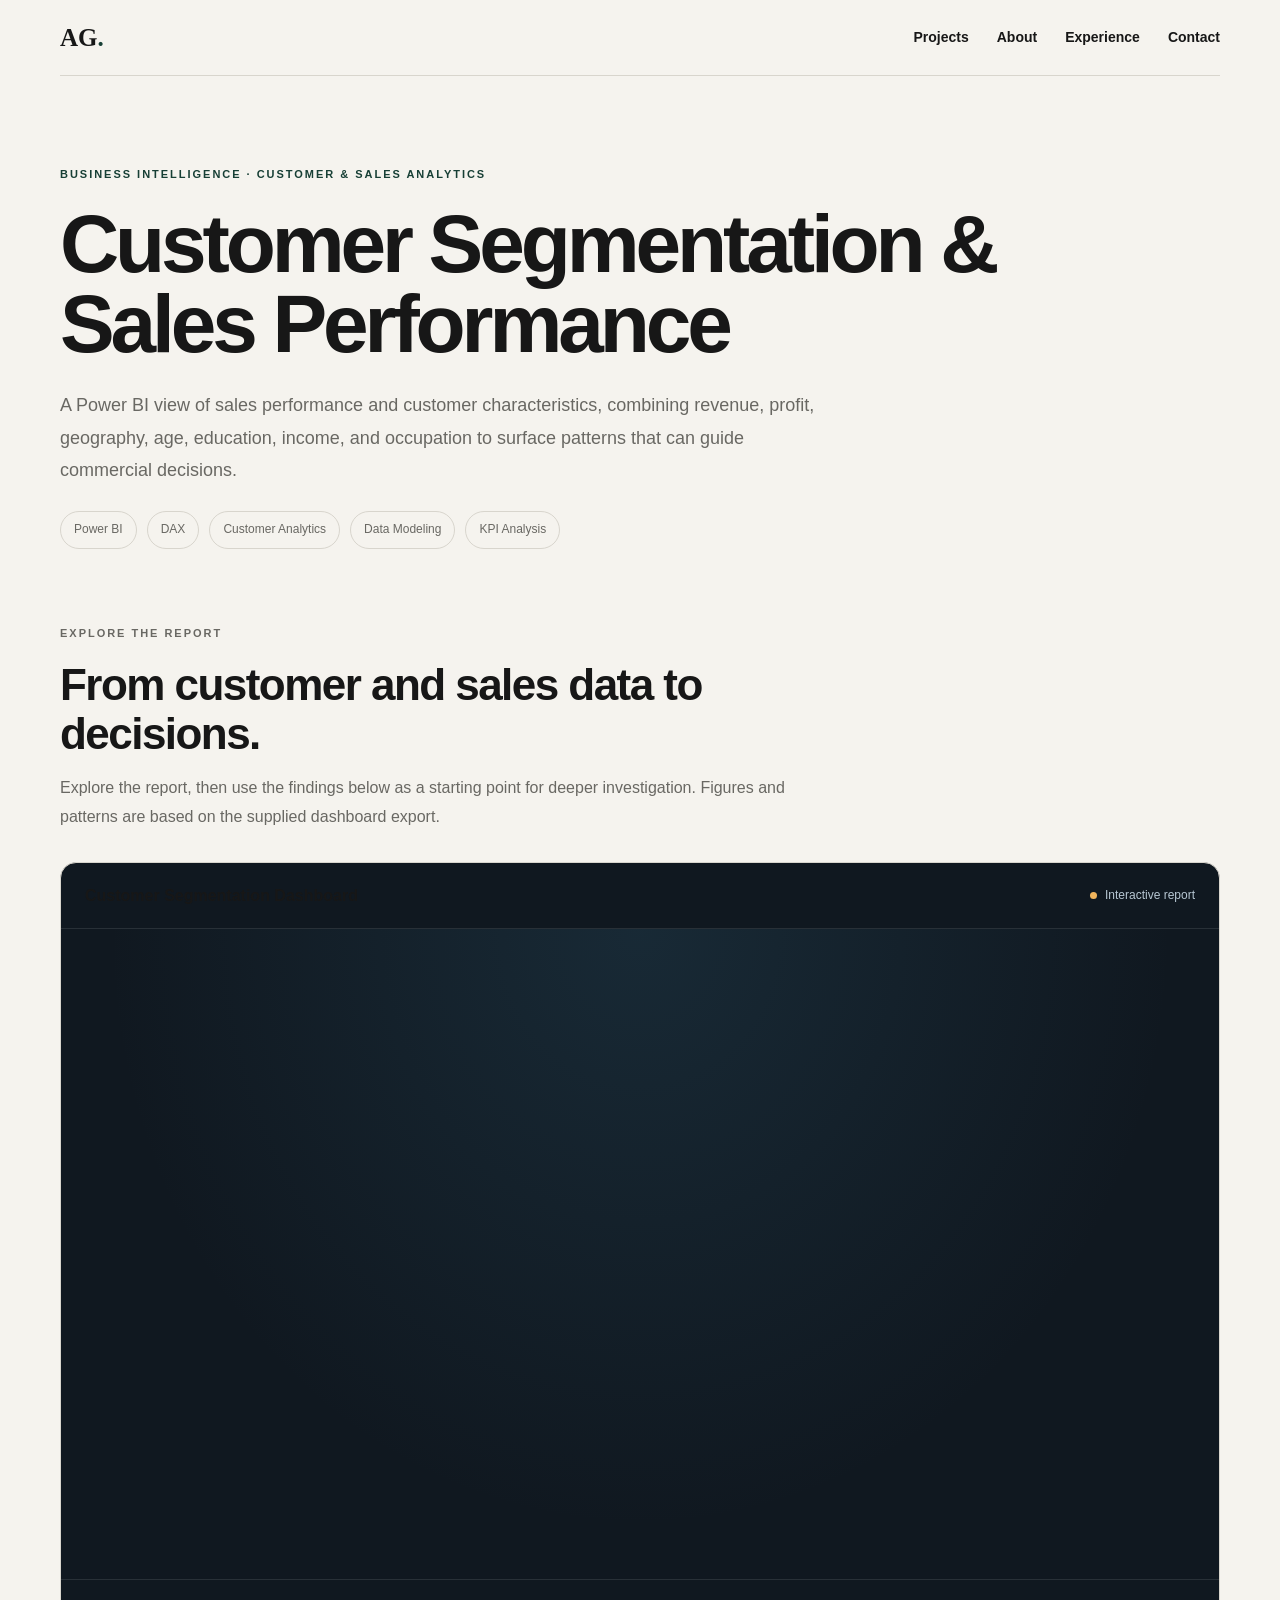
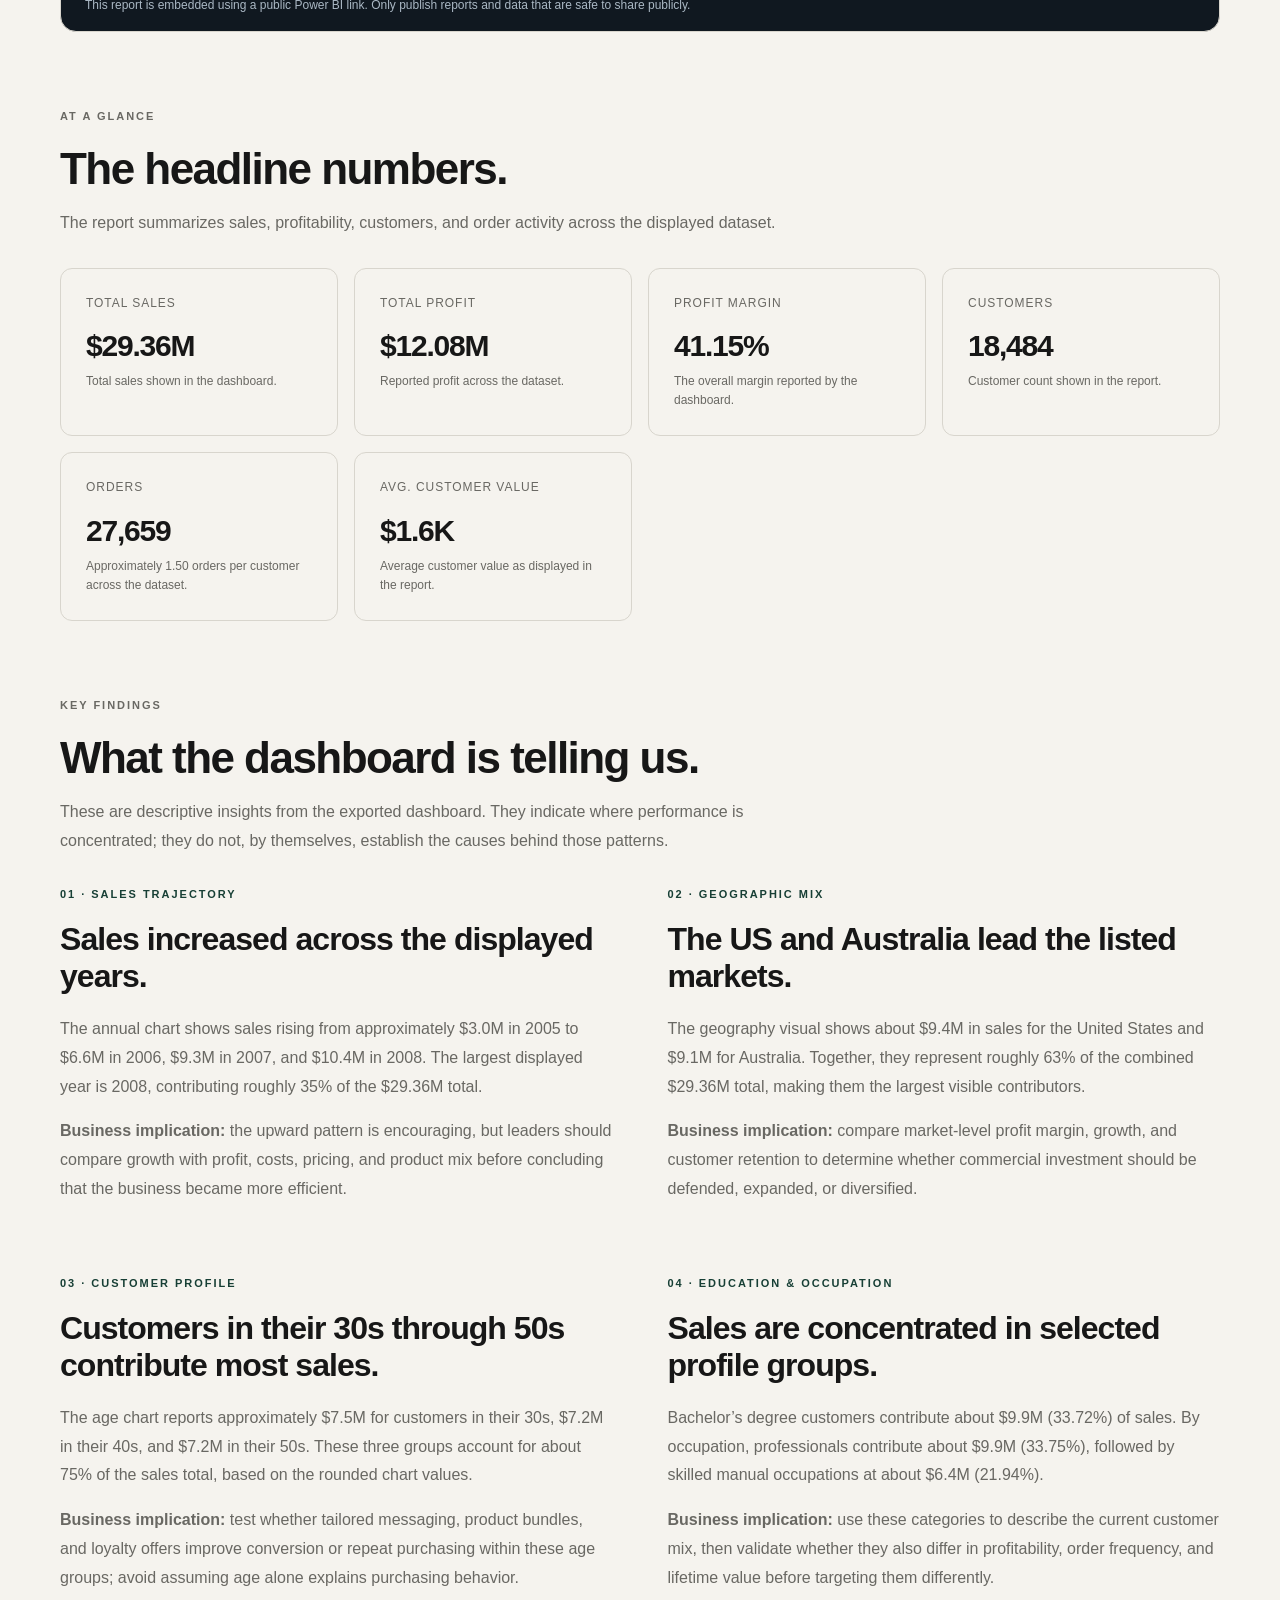
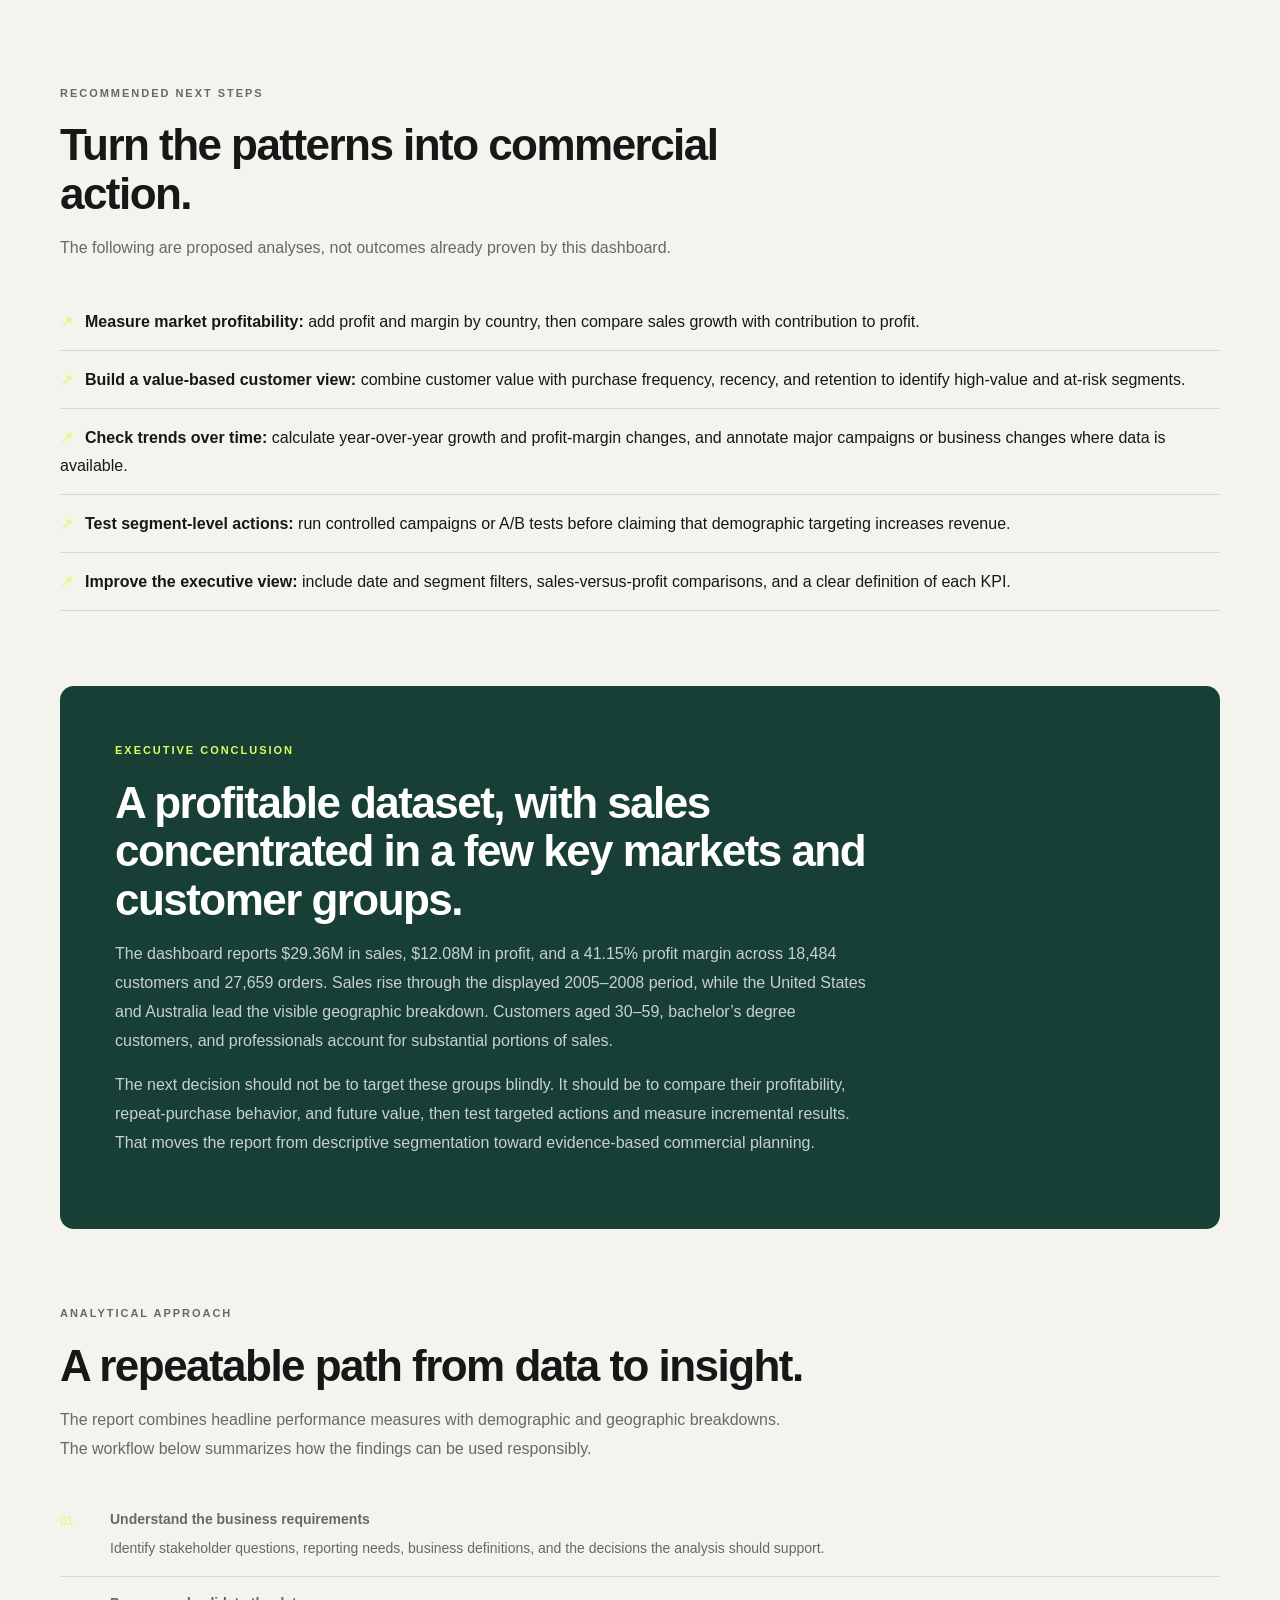
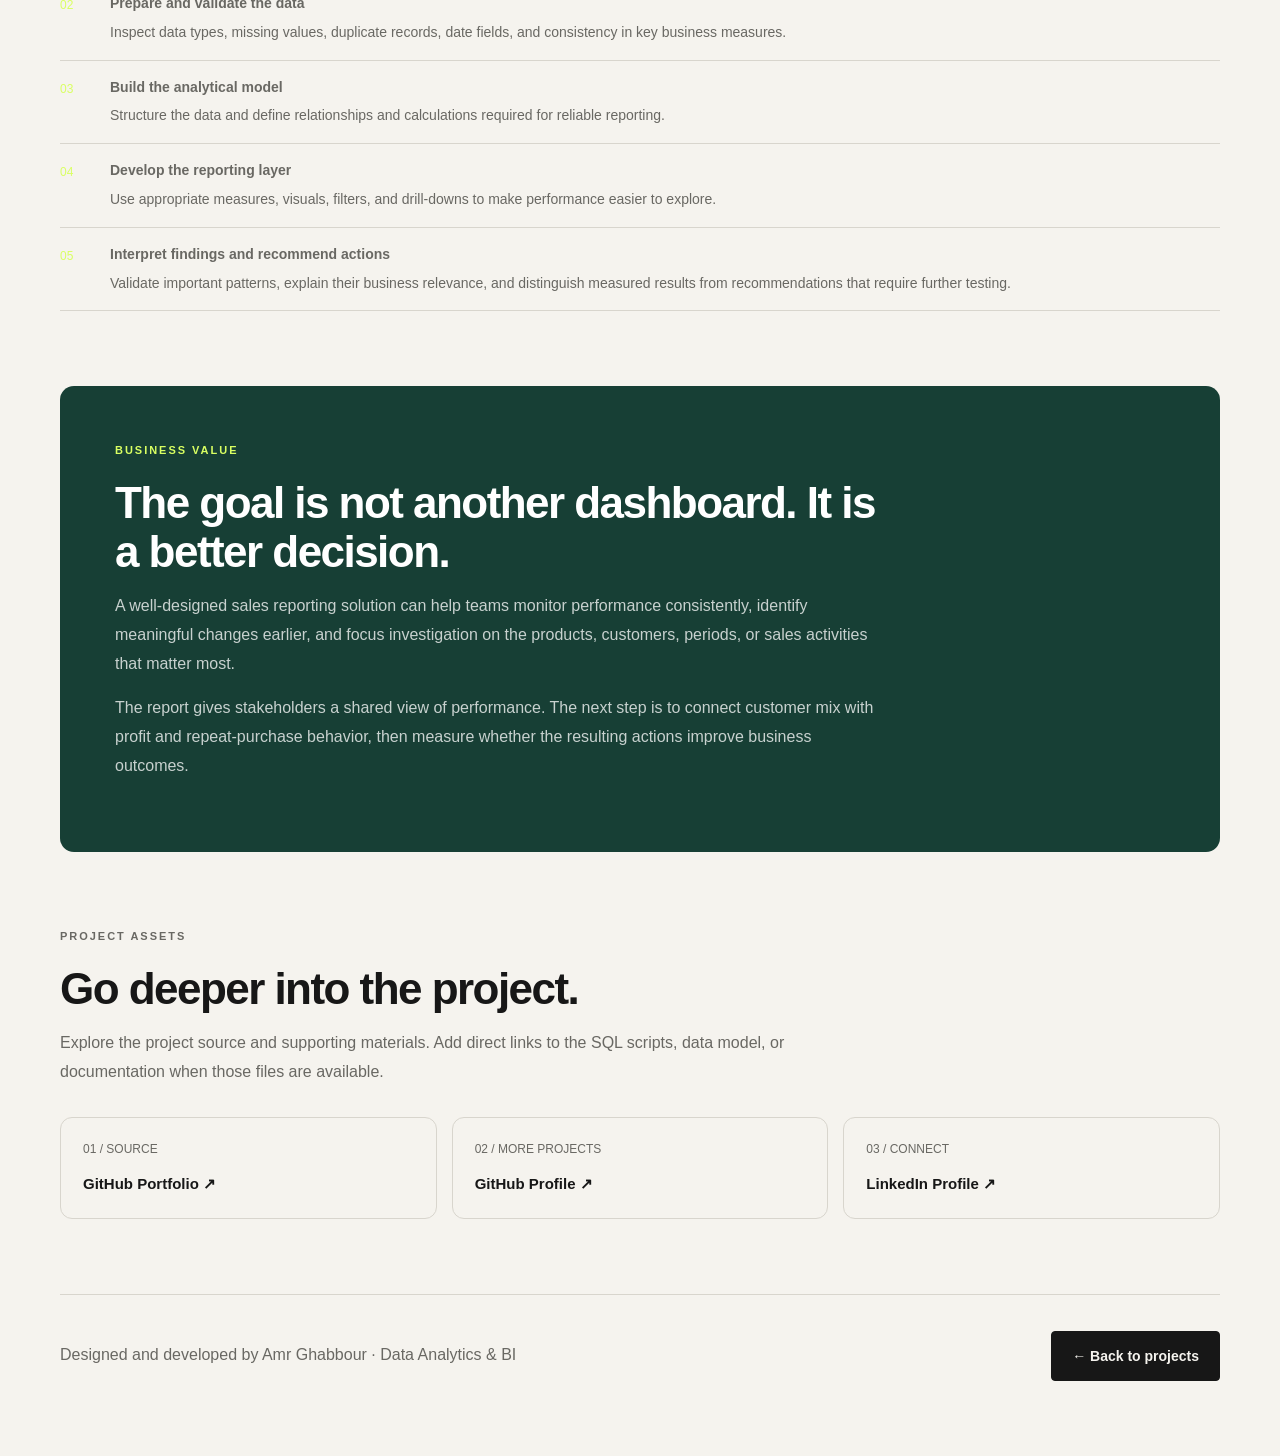
<file: projects/sales-performance.html>
<!DOCTYPE html>
<html lang="en">
<head>
    <meta charset="UTF-8">
    <meta name="viewport" content="width=device-width, initial-scale=1.0">

    <title>Customer Segmentation & Sales Performance | Amr Ghabbour</title>

    <meta name="description"
          content="Explore Amr Ghabbour's Sales Performance Intelligence project, featuring Power BI business intelligence, sales KPIs, revenue analysis, and interactive reporting.">

    <link rel="stylesheet" href="../style.css">

    <style>
        /* Project-specific styles */

        .project-page {
            padding: 90px 0 70px;
        }

        .project-hero {
            max-width: 950px;
            margin-bottom: 55px;
        }

        .project-hero h1 {
            font: 600 clamp(44px, 7vw, 82px)/0.98
                  'Space Grotesk', sans-serif;
            letter-spacing: -0.05em;
            margin: 20px 0 25px;
        }

        .project-hero .lead {
            max-width: 760px;
            line-height: 1.8;
        }

        .project-tags {
            display: flex;
            flex-wrap: wrap;
            gap: 10px;
            margin-top: 25px;
        }

        .project-tag {
            border: 1px solid var(--line);
            padding: 8px 13px;
            border-radius: 30px;
            font-size: 12px;
            color: var(--muted);
        }

        .section-block {
            margin-top: 75px;
        }

        .section-heading {
            max-width: 750px;
            margin-bottom: 30px;
        }

        .section-heading h2 {
            font: 600 clamp(30px, 4vw, 44px)/1.1
                  'Space Grotesk', sans-serif;
            letter-spacing: -0.035em;
            margin: 12px 0 16px;
        }

        .section-heading p,
        .project-copy {
            color: var(--muted);
            line-height: 1.8;
        }

        /* Dashboard */

        .dashboard-shell {
            border: 1px solid var(--line);
            border-radius: 16px;
            overflow: hidden;
            background: #101820;
        }

        .dashboard-topbar {
            display: flex;
            justify-content: space-between;
            align-items: center;
            flex-wrap: wrap;
            gap: 15px;
            padding: 20px 24px;
            border-bottom: 1px solid rgba(255,255,255,0.1);
        }

        .dashboard-topbar h3 {
            margin: 0;
            font-size: 16px;
        }

        .dashboard-status {
            display: inline-flex;
            align-items: center;
            gap: 8px;
            font-size: 12px;
            color: #b7c7d3;
        }

        .status-dot {
            width: 7px;
            height: 7px;
            border-radius: 50%;
            background: #f0b45c;
        }

        .dashboard-stage {
            min-height: 560px;
            display: flex;
            align-items: center;
            justify-content: center;
            padding: 35px;
            text-align: center;
            background:
                radial-gradient(
                    ellipse at 50% 0%,
                    rgba(56, 112, 140, 0.2),
                    transparent 65%
                ),
                #101820;
        }

        .dashboard-placeholder {
            max-width: 540px;
        }

        .dashboard-icon {
            width: 68px;
            height: 68px;
            display: grid;
            place-items: center;
            margin: 0 auto 25px;
            border: 1px solid rgba(255,255,255,0.16);
            border-radius: 18px;
            font-size: 28px;
            color: #b5d9e9;
            background: rgba(255,255,255,0.04);
        }

        .dashboard-placeholder h3 {
            font: 600 28px/1.2 'Space Grotesk', sans-serif;
            margin: 0 0 15px;
            color: #fff;
        }

        .dashboard-placeholder p {
            color: #aab8c4;
            line-height: 1.8;
            font-size: 14px;
        }

        .dashboard-placeholder .btn {
            margin-top: 15px;
        }

        .dashboard-note {
            margin: 0;
            padding: 15px 24px;
            border-top: 1px solid rgba(255,255,255,0.1);
            color: #aab8c4;
            font-size: 12px;
            line-height: 1.7;
        }

        /* KPI cards */

        .kpi-grid {
            display: grid;
            grid-template-columns: repeat(4, minmax(0, 1fr));
            gap: 16px;
        }

        .kpi-card {
            padding: 25px;
            border: 1px solid var(--line);
            border-radius: 12px;
        }

        .kpi-label {
            font-size: 12px;
            color: var(--muted);
            text-transform: uppercase;
            letter-spacing: 0.08em;
        }

        .kpi-value {
            margin: 16px 0 10px;
            font: 600 30px/1.1 'Space Grotesk', sans-serif;
            letter-spacing: -0.04em;
        }

        .kpi-description {
            color: var(--muted);
            font-size: 12px;
            line-height: 1.6;
        }

        /* Two-column content */

        .content-grid {
            display: grid;
            grid-template-columns: 1fr 1fr;
            gap: 55px;
        }

        .content-grid h2 {
            font: 600 32px/1.15 'Space Grotesk', sans-serif;
            letter-spacing: -0.03em;
            margin: 12px 0 20px;
        }

        .question-list,
        .workflow-list {
            list-style: none;
            padding: 0;
            margin: 25px 0 0;
        }

        .question-list li,
        .workflow-list li {
            padding: 15px 0;
            border-bottom: 1px solid var(--line);
            line-height: 1.7;
        }

        .question-list li::before {
            content: "↗";
            margin-right: 12px;
            color: var(--accent2);
        }

        .workflow-list li {
            display: grid;
            grid-template-columns: 38px 1fr;
            gap: 12px;
        }

        .workflow-number {
            color: var(--accent2);
            font-size: 12px;
            padding-top: 3px;
        }

        .workflow-list strong {
            display: block;
            margin-bottom: 5px;
        }

        .workflow-list span:last-child {
            color: var(--muted);
            font-size: 14px;
        }

        /* Decision panel */

        .decision-panel {
            padding: clamp(28px, 5vw, 55px);
            border-radius: 14px;
            background: var(--accent);
            color: white;
        }

        .decision-panel .eyebrow {
            color: var(--accent2);
        }

        .decision-panel h2 {
            max-width: 760px;
            font: 600 clamp(30px, 4vw, 44px)/1.1
                  'Space Grotesk', sans-serif;
            letter-spacing: -0.035em;
            margin: 15px 0;
        }

        .decision-panel p {
            max-width: 760px;
            color: rgba(255,255,255,0.76);
            line-height: 1.8;
        }

        /* Assets */

        .asset-grid {
            display: grid;
            grid-template-columns: repeat(3, minmax(0, 1fr));
            gap: 15px;
            margin-top: 25px;
        }

        .asset-card {
            padding: 22px;
            border: 1px solid var(--line);
            border-radius: 12px;
            color: inherit;
            text-decoration: none;
            transition: transform 0.2s ease,
                        border-color 0.2s ease;
        }

        .asset-card:hover {
            transform: translateY(-3px);
            border-color: var(--accent2);
        }

        .asset-card span {
            display: block;
            margin-bottom: 12px;
            font-size: 12px;
            color: var(--muted);
        }

        .asset-card strong {
            font-size: 15px;
        }

        .project-footer {
            display: flex;
            align-items: center;
            justify-content: space-between;
            flex-wrap: wrap;
            gap: 20px;
            margin-top: 75px;
            padding-top: 30px;
            border-top: 1px solid var(--line);
        }

        @media (max-width: 850px) {
            .kpi-grid {
                grid-template-columns: repeat(2, minmax(0, 1fr));
            }

            .content-grid {
                grid-template-columns: 1fr;
                gap: 35px;
            }

            .asset-grid {
                grid-template-columns: 1fr;
            }

            .dashboard-stage {
                min-height: 420px;
                padding: 25px;
            }
        }

        @media (max-width: 520px) {
            .project-page {
                padding-top: 55px;
            }

            .kpi-grid {
                grid-template-columns: 1fr 1fr;
                gap: 10px;
            }

            .kpi-card {
                padding: 17px;
            }

            .kpi-value {
                font-size: 24px;
            }

            .dashboard-stage {
                min-height: 380px;
                padding: 20px;
            }

            .dashboard-topbar {
                padding: 17px;
            }
        }
    </style>
</head>

<body>

<header class="nav">
    <a class="logo" href="../index.html">AG<span>.</span></a>

    <nav>
        <a href="../index.html#projects">Projects</a>
        <a href="../index.html#about">About</a>
        <a href="../index.html#experience">Experience</a>
        <a href="../index.html#contact">Contact</a>
    </nav>
</header>

<main class="container project-page">

    <!-- HERO -->

    <section class="project-hero">
        <p class="eyebrow">BUSINESS INTELLIGENCE · CUSTOMER & SALES ANALYTICS</p>

        <h1>Customer Segmentation &amp; Sales Performance</h1>

        <p class="lead">
            A Power BI view of sales performance and customer characteristics, combining revenue, profit, geography, age, education, income, and occupation to surface patterns that can guide commercial decisions.
        </p>

        <div class="project-tags">
            <span class="project-tag">Power BI</span>
            <span class="project-tag">DAX</span>
            <span class="project-tag">Customer Analytics</span>
            <span class="project-tag">Data Modeling</span>
            <span class="project-tag">KPI Analysis</span>
        </div>
    </section>


    <!-- INTERACTIVE DASHBOARD -->
    <section class="section-block" id="dashboard">
        <div class="section-heading">
            <p class="eyebrow">EXPLORE THE REPORT</p>
            <h2>From customer and sales data to decisions.</h2>
            <p>Explore the report, then use the findings below as a starting point for deeper investigation. Figures and patterns are based on the supplied dashboard export.</p>
        </div>
        <div class="dashboard-shell">
            <div class="dashboard-topbar">
                <h3>Customer Segmentation Dashboard</h3>
                <span class="dashboard-status"><span class="status-dot"></span> Interactive report</span>
            </div>
            <div class="dashboard-stage" style="display:block;padding:0;min-height:0;overflow:hidden;">
                <iframe title="Customer Segmentation Dashboard" width="100%" height="650" src="https://app.powerbi.com/view?r=eyJrIjoiNjIwZmU2ZTItZWFmMS00NWNkLTk5NWItMWIzNTg5ZmQ4ZjAwIiwidCI6ImQ1NTcyNjU0LTg5NjctNDM0Ny1hYzQ3LTdmZWJlYmVlZjUwOCJ9" frameborder="0" allowfullscreen="true" style="display:block;width:100%;border:0;" loading="lazy"></iframe>
            </div>
            <p class="dashboard-note">This report is embedded using a public Power BI link. Only publish reports and data that are safe to share publicly.</p>
        </div>
    </section>

    <!-- KPI OVERVIEW -->
    <section class="section-block">
        <div class="section-heading">
            <p class="eyebrow">AT A GLANCE</p>
            <h2>The headline numbers.</h2>
            <p>The report summarizes sales, profitability, customers, and order activity across the displayed dataset.</p>
        </div>
        <div class="kpi-grid">
            <article class="kpi-card"><div class="kpi-label">Total Sales</div><div class="kpi-value">$29.36M</div><div class="kpi-description">Total sales shown in the dashboard.</div></article>
            <article class="kpi-card"><div class="kpi-label">Total Profit</div><div class="kpi-value">$12.08M</div><div class="kpi-description">Reported profit across the dataset.</div></article>
            <article class="kpi-card"><div class="kpi-label">Profit Margin</div><div class="kpi-value">41.15%</div><div class="kpi-description">The overall margin reported by the dashboard.</div></article>
            <article class="kpi-card"><div class="kpi-label">Customers</div><div class="kpi-value">18,484</div><div class="kpi-description">Customer count shown in the report.</div></article>
            <article class="kpi-card"><div class="kpi-label">Orders</div><div class="kpi-value">27,659</div><div class="kpi-description">Approximately 1.50 orders per customer across the dataset.</div></article>
            <article class="kpi-card"><div class="kpi-label">Avg. Customer Value</div><div class="kpi-value">$1.6K</div><div class="kpi-description">Average customer value as displayed in the report.</div></article>
        </div>
    </section>

    <!-- INSIGHTS AND RECOMMENDATIONS -->
    <section class="section-block">
        <div class="section-heading">
            <p class="eyebrow">KEY FINDINGS</p>
            <h2>What the dashboard is telling us.</h2>
            <p>These are descriptive insights from the exported dashboard. They indicate where performance is concentrated; they do not, by themselves, establish the causes behind those patterns.</p>
        </div>
        <div class="content-grid">
            <div>
                <p class="eyebrow">01 · SALES TRAJECTORY</p>
                <h2>Sales increased across the displayed years.</h2>
                <p class="project-copy">The annual chart shows sales rising from approximately $3.0M in 2005 to $6.6M in 2006, $9.3M in 2007, and $10.4M in 2008. The largest displayed year is 2008, contributing roughly 35% of the $29.36M total.</p>
                <p class="project-copy"><strong>Business implication:</strong> the upward pattern is encouraging, but leaders should compare growth with profit, costs, pricing, and product mix before concluding that the business became more efficient.</p>
            </div>
            <div>
                <p class="eyebrow">02 · GEOGRAPHIC MIX</p>
                <h2>The US and Australia lead the listed markets.</h2>
                <p class="project-copy">The geography visual shows about $9.4M in sales for the United States and $9.1M for Australia. Together, they represent roughly 63% of the combined $29.36M total, making them the largest visible contributors.</p>
                <p class="project-copy"><strong>Business implication:</strong> compare market-level profit margin, growth, and customer retention to determine whether commercial investment should be defended, expanded, or diversified.</p>
            </div>
            <div>
                <p class="eyebrow">03 · CUSTOMER PROFILE</p>
                <h2>Customers in their 30s through 50s contribute most sales.</h2>
                <p class="project-copy">The age chart reports approximately $7.5M for customers in their 30s, $7.2M in their 40s, and $7.2M in their 50s. These three groups account for about 75% of the sales total, based on the rounded chart values.</p>
                <p class="project-copy"><strong>Business implication:</strong> test whether tailored messaging, product bundles, and loyalty offers improve conversion or repeat purchasing within these age groups; avoid assuming age alone explains purchasing behavior.</p>
            </div>
            <div>
                <p class="eyebrow">04 · EDUCATION & OCCUPATION</p>
                <h2>Sales are concentrated in selected profile groups.</h2>
                <p class="project-copy">Bachelor’s degree customers contribute about $9.9M (33.72%) of sales. By occupation, professionals contribute about $9.9M (33.75%), followed by skilled manual occupations at about $6.4M (21.94%).</p>
                <p class="project-copy"><strong>Business implication:</strong> use these categories to describe the current customer mix, then validate whether they also differ in profitability, order frequency, and lifetime value before targeting them differently.</p>
            </div>
        </div>
    </section>

    <section class="section-block">
        <div class="section-heading">
            <p class="eyebrow">RECOMMENDED NEXT STEPS</p>
            <h2>Turn the patterns into commercial action.</h2>
            <p>The following are proposed analyses, not outcomes already proven by this dashboard.</p>
        </div>
        <ul class="question-list">
            <li><strong>Measure market profitability:</strong> add profit and margin by country, then compare sales growth with contribution to profit.</li>
            <li><strong>Build a value-based customer view:</strong> combine customer value with purchase frequency, recency, and retention to identify high-value and at-risk segments.</li>
            <li><strong>Check trends over time:</strong> calculate year-over-year growth and profit-margin changes, and annotate major campaigns or business changes where data is available.</li>
            <li><strong>Test segment-level actions:</strong> run controlled campaigns or A/B tests before claiming that demographic targeting increases revenue.</li>
            <li><strong>Improve the executive view:</strong> include date and segment filters, sales-versus-profit comparisons, and a clear definition of each KPI.</li>
        </ul>
    </section>

    <section class="section-block">
        <div class="decision-panel">
            <p class="eyebrow">EXECUTIVE CONCLUSION</p>
            <h2>A profitable dataset, with sales concentrated in a few key markets and customer groups.</h2>
            <p>The dashboard reports $29.36M in sales, $12.08M in profit, and a 41.15% profit margin across 18,484 customers and 27,659 orders. Sales rise through the displayed 2005–2008 period, while the United States and Australia lead the visible geographic breakdown. Customers aged 30–59, bachelor’s degree customers, and professionals account for substantial portions of sales.</p>
            <p>The next decision should not be to target these groups blindly. It should be to compare their profitability, repeat-purchase behavior, and future value, then test targeted actions and measure incremental results. That moves the report from descriptive segmentation toward evidence-based commercial planning.</p>
        </div>
    </section>

    <!-- ANALYTICAL WORKFLOW -->

    <section class="section-block">

        <div class="section-heading">
            <p class="eyebrow">ANALYTICAL APPROACH</p>

            <h2>A repeatable path from data to insight.</h2>

            <p>
                The report combines headline performance measures with demographic and geographic breakdowns. The workflow below summarizes how the findings can be used responsibly.
            </p>
        </div>

        <ul class="workflow-list">

            <li>
                <span class="workflow-number">01</span>
                <span>
                    <strong>Understand the business requirements</strong>
                    Identify stakeholder questions, reporting needs,
                    business definitions, and the decisions the analysis
                    should support.
                </span>
            </li>

            <li>
                <span class="workflow-number">02</span>
                <span>
                    <strong>Prepare and validate the data</strong>
                    Inspect data types, missing values, duplicate records,
                    date fields, and consistency in key business measures.
                </span>
            </li>

            <li>
                <span class="workflow-number">03</span>
                <span>
                    <strong>Build the analytical model</strong>
                    Structure the data and define relationships and
                    calculations required for reliable reporting.
                </span>
            </li>

            <li>
                <span class="workflow-number">04</span>
                <span>
                    <strong>Develop the reporting layer</strong>
                    Use appropriate measures, visuals, filters, and
                    drill-downs to make performance easier to explore.
                </span>
            </li>

            <li>
                <span class="workflow-number">05</span>
                <span>
                    <strong>Interpret findings and recommend actions</strong>
                    Validate important patterns, explain their business
                    relevance, and distinguish measured results from
                    recommendations that require further testing.
                </span>
            </li>

        </ul>

    </section>


    <!-- BUSINESS VALUE -->

    <section class="section-block">

        <div class="decision-panel">

            <p class="eyebrow">BUSINESS VALUE</p>

            <h2>The goal is not another dashboard. It is a better decision.</h2>

            <p>
                A well-designed sales reporting solution can help teams
                monitor performance consistently, identify meaningful
                changes earlier, and focus investigation on the products,
                customers, periods, or sales activities that matter most.
            </p>

            <p>
                The report gives stakeholders a shared view of performance. The next step is to connect customer mix with profit and repeat-purchase behavior, then measure whether the resulting actions improve business outcomes.
            </p>

        </div>

    </section>


    <!-- PROJECT ASSETS -->

    <section class="section-block">

        <div class="section-heading">
            <p class="eyebrow">PROJECT ASSETS</p>

            <h2>Go deeper into the project.</h2>

            <p>
                Explore the project source and supporting materials.
                Add direct links to the SQL scripts, data model, or
                documentation when those files are available.
            </p>
        </div>

        <div class="asset-grid">

            <a class="asset-card"
               href="https://github.com/AmrGhabbour/AmrGhabbour.github.io"
               target="_blank"
               rel="noopener noreferrer">

                <span>01 / SOURCE</span>
                <strong>GitHub Portfolio ↗</strong>

            </a>

            <a class="asset-card"
               href="https://github.com/AmrGhabbour"
               target="_blank"
               rel="noopener noreferrer">

                <span>02 / MORE PROJECTS</span>
                <strong>GitHub Profile ↗</strong>

            </a>

            <a class="asset-card"
               href="https://www.linkedin.com/in/amrghabbour/"
               target="_blank"
               rel="noopener noreferrer">

                <span>03 / CONNECT</span>
                <strong>LinkedIn Profile ↗</strong>

            </a>

        </div>

    </section>


    <!-- FOOTER -->

    <footer class="project-footer">

        <p class="project-copy">
            Designed and developed by Amr Ghabbour · Data Analytics & BI
        </p>

        <a class="btn primary" href="../index.html#projects">
            ← Back to projects
        </a>

    </footer>

</main>

</body>
</html>
</file>
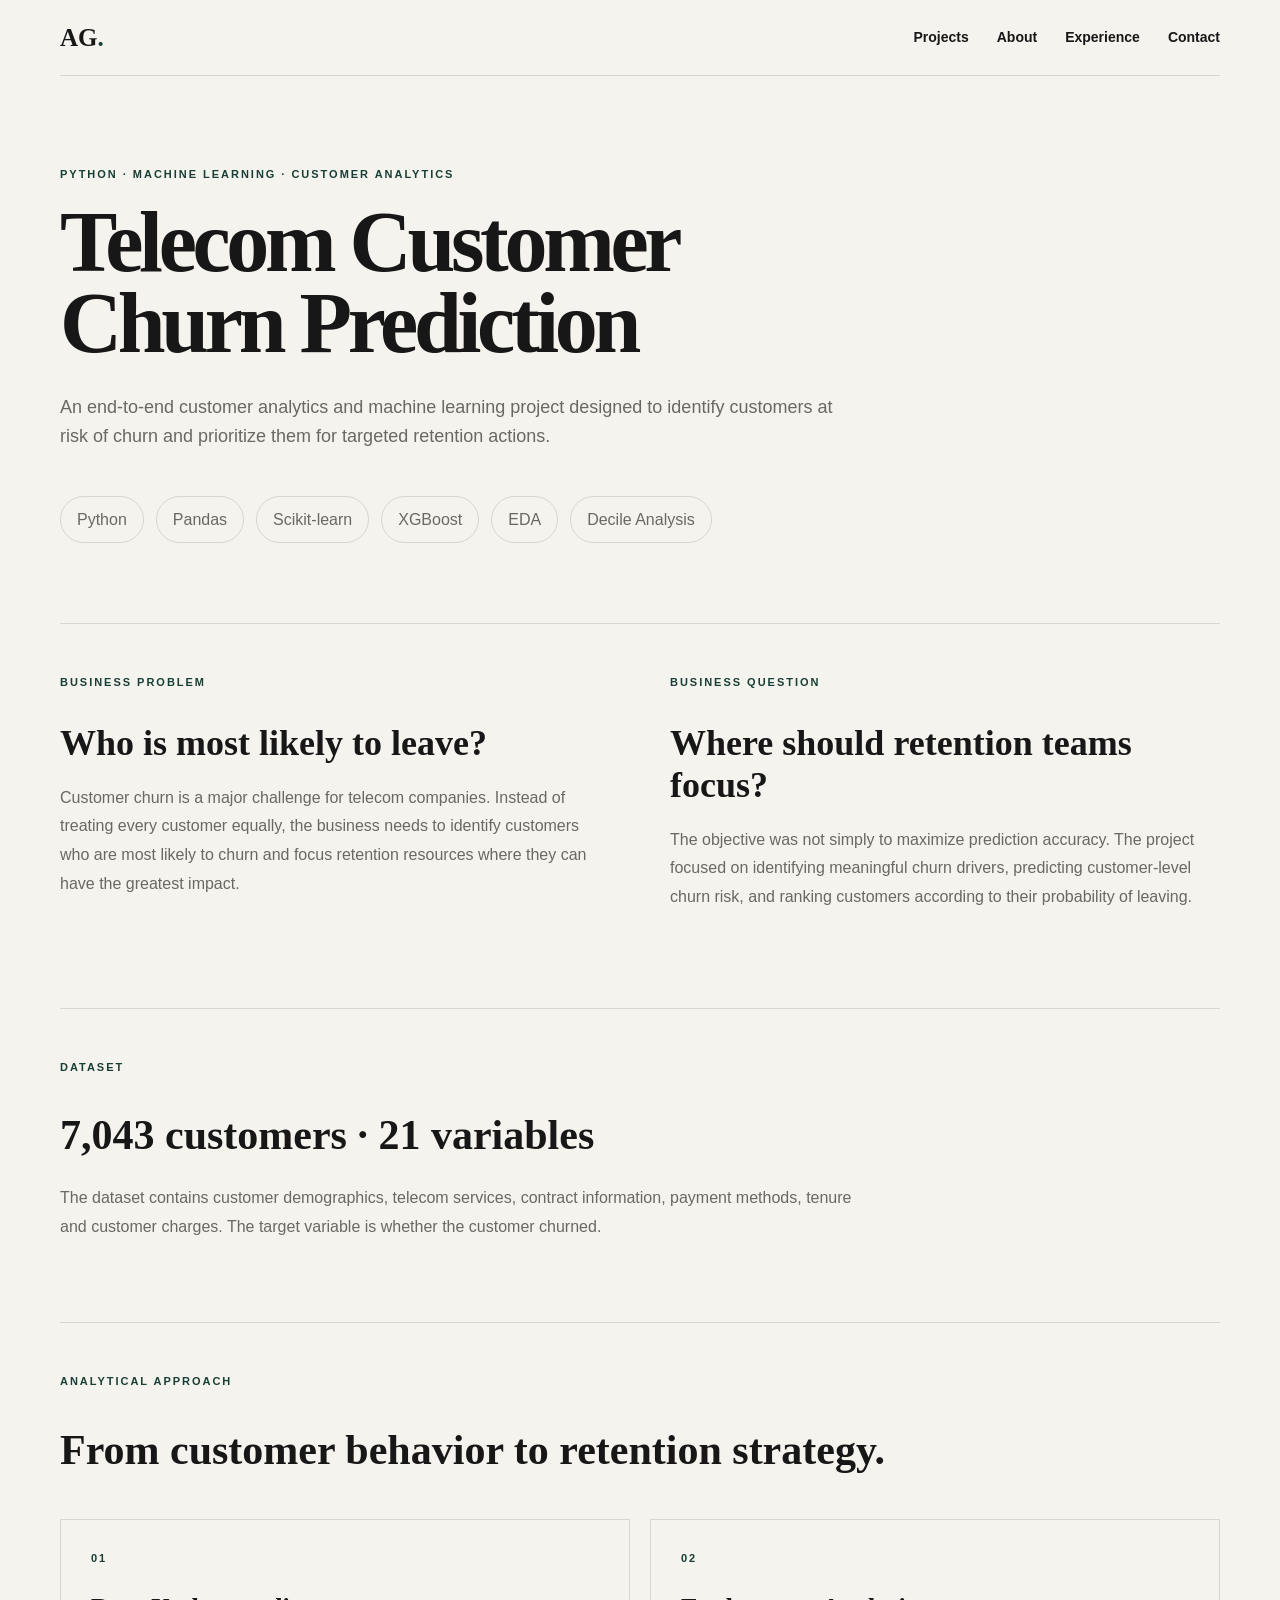
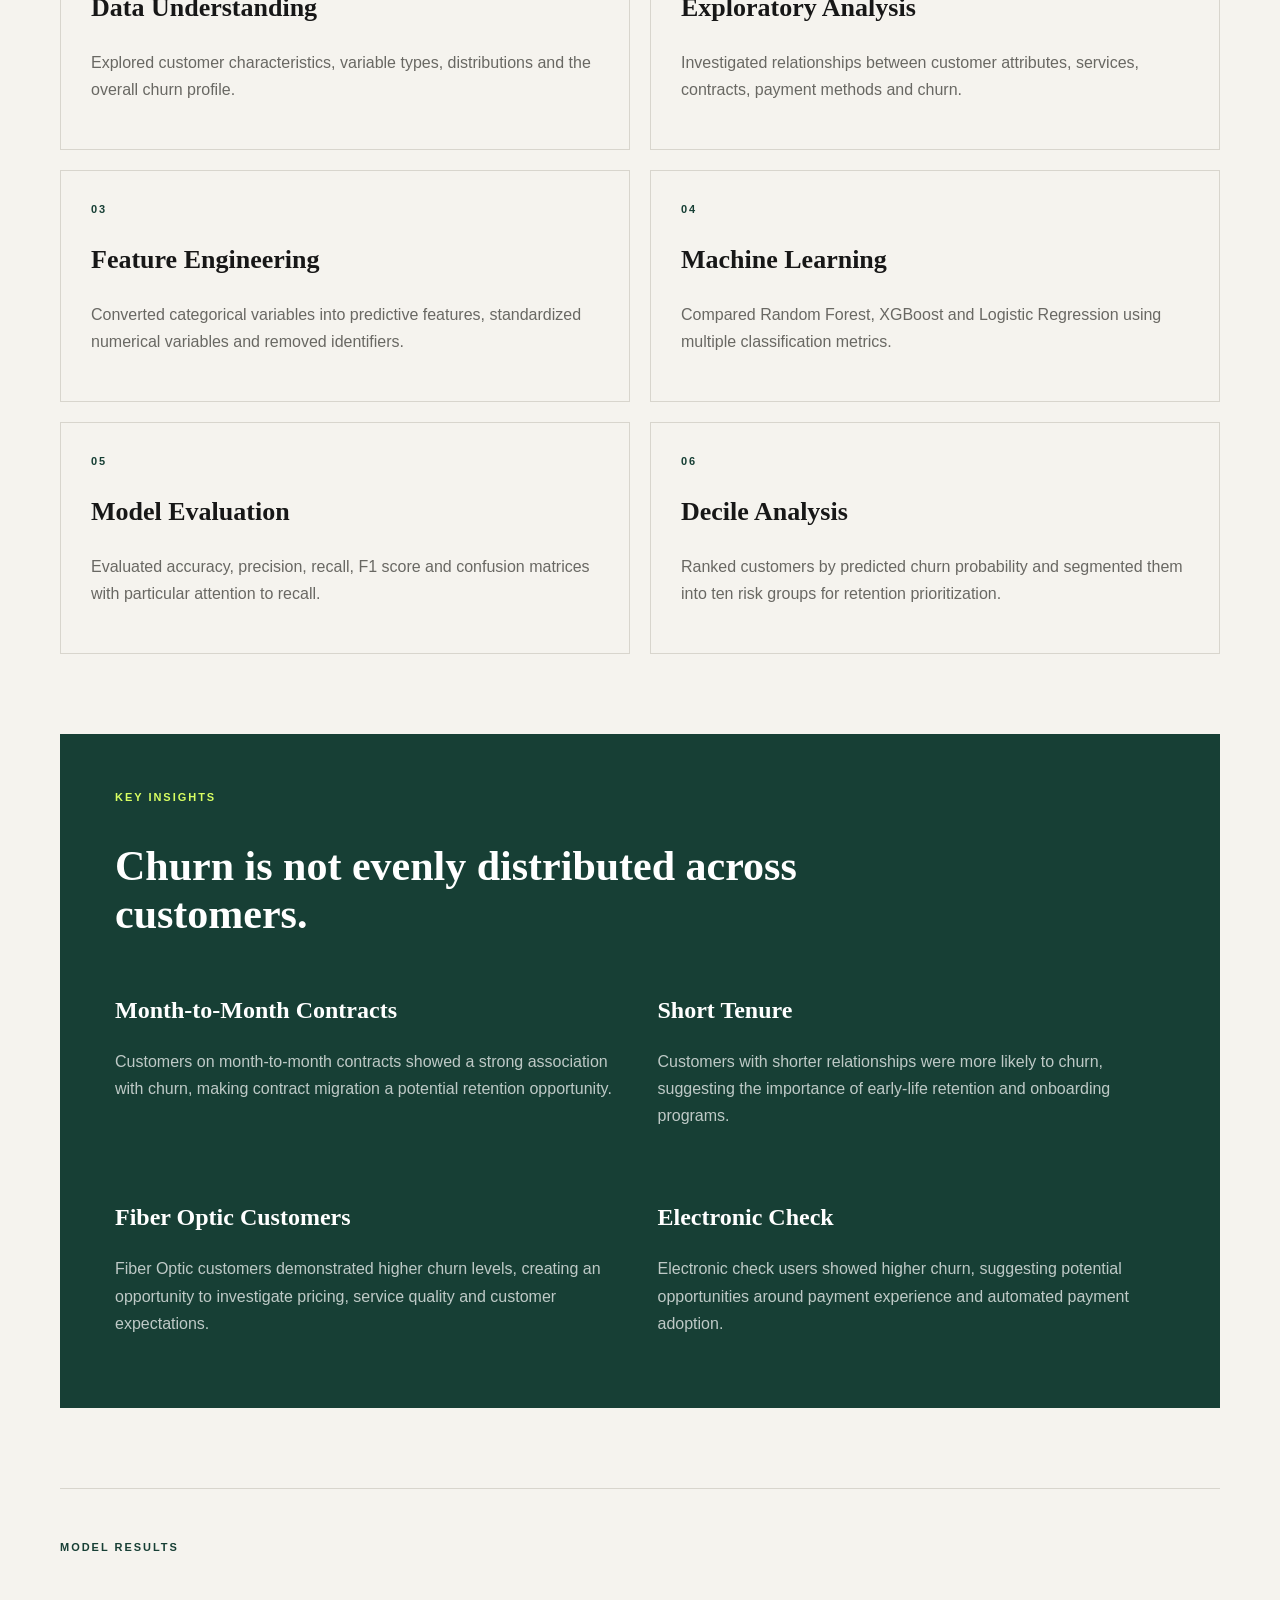
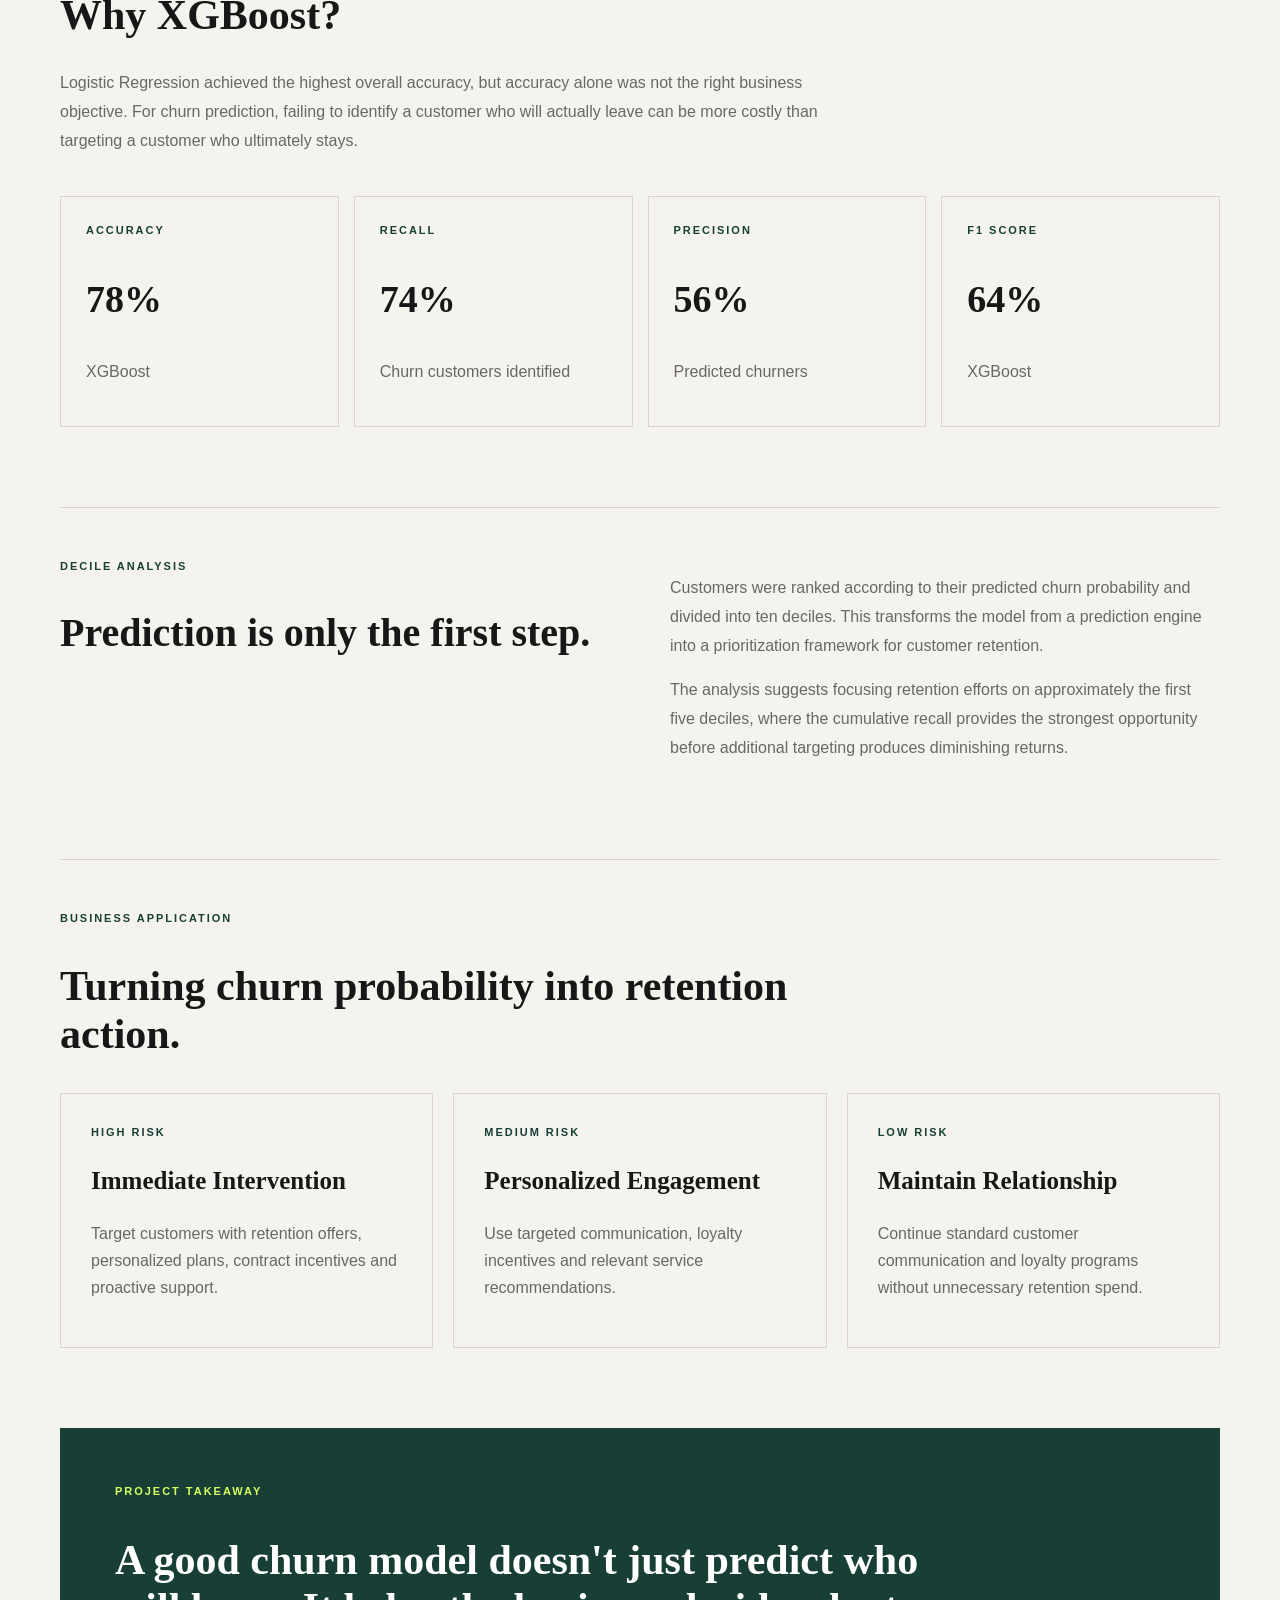
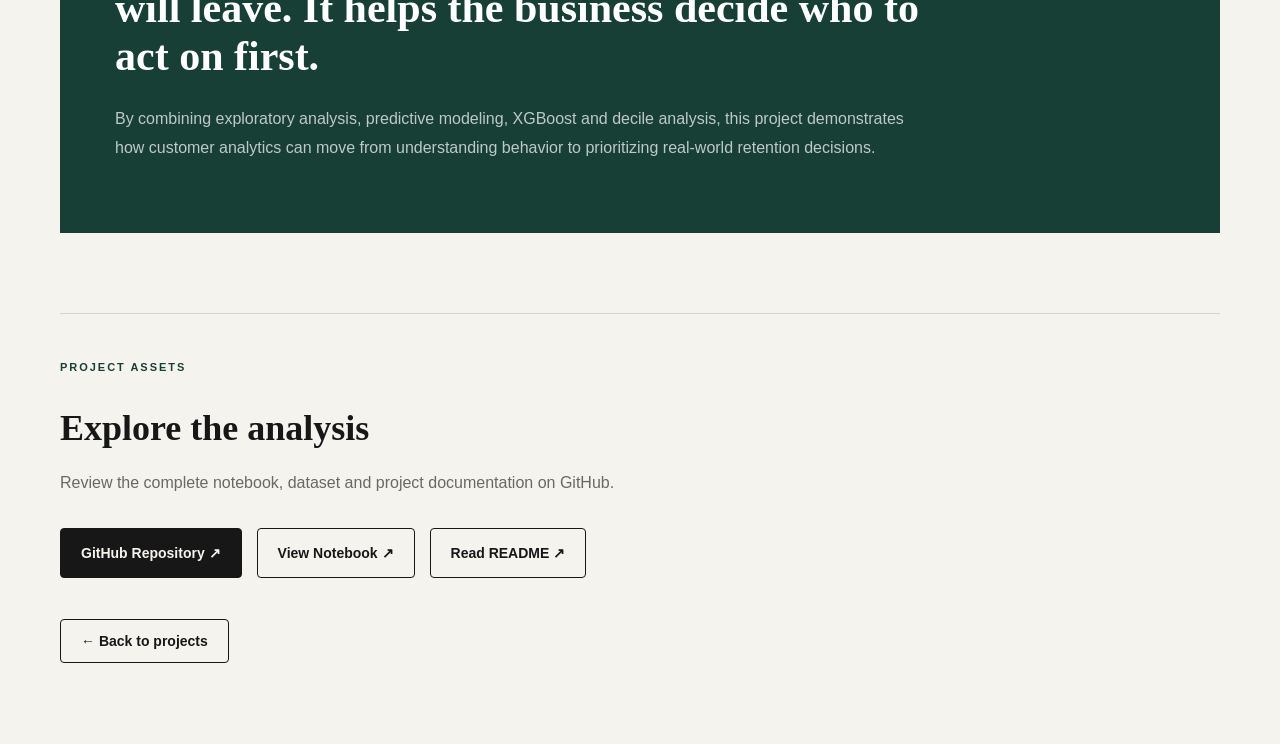
<file: projects/telecom-churn.html>
<!DOCTYPE html>
<html lang="en">
<head>
<meta charset="UTF-8">
<meta name="viewport" content="width=device-width,initial-scale=1.0">

<title>Telecom Customer Churn Prediction | Amr Ghabbour</title>

<link rel="stylesheet" href="../style.css">
</head>

<body>

<header class="nav">
    <a class="logo" href="../index.html">AG<span>.</span></a>

    <nav>
        <a href="../index.html#projects">Projects</a>
        <a href="../index.html#about">About</a>
        <a href="../index.html#experience">Experience</a>
        <a href="../index.html#contact">Contact</a>
    </nav>
</header>


<main class="container" style="padding:90px 0">

    <!-- HERO -->

    <p class="eyebrow">PYTHON · MACHINE LEARNING · CUSTOMER ANALYTICS</p>

    <h1 style="
        font:600 clamp(48px,7vw,86px)/.95 'Space Grotesk';
        letter-spacing:-.05em;
        max-width:1000px;
        margin:0 0 28px;
    ">
        Telecom Customer<br>
        Churn Prediction
    </h1>

    <p class="lead" style="max-width:800px">
        An end-to-end customer analytics and machine learning project designed
        to identify customers at risk of churn and prioritize them for
        targeted retention actions.
    </p>


    <!-- PROJECT META -->

    <div style="
        margin-top:45px;
        display:flex;
        flex-wrap:wrap;
        gap:12px;
    ">

        <span style="
            border:1px solid var(--line);
            padding:10px 16px;
            border-radius:30px;
            color:var(--muted);
        ">
            Python
        </span>

        <span style="
            border:1px solid var(--line);
            padding:10px 16px;
            border-radius:30px;
            color:var(--muted);
        ">
            Pandas
        </span>

        <span style="
            border:1px solid var(--line);
            padding:10px 16px;
            border-radius:30px;
            color:var(--muted);
        ">
            Scikit-learn
        </span>

        <span style="
            border:1px solid var(--line);
            padding:10px 16px;
            border-radius:30px;
            color:var(--muted);
        ">
            XGBoost
        </span>

        <span style="
            border:1px solid var(--line);
            padding:10px 16px;
            border-radius:30px;
            color:var(--muted);
        ">
            EDA
        </span>

        <span style="
            border:1px solid var(--line);
            padding:10px 16px;
            border-radius:30px;
            color:var(--muted);
        ">
            Decile Analysis
        </span>

    </div>


    <!-- BUSINESS PROBLEM -->

    <div style="
        margin-top:80px;
        border-top:1px solid var(--line);
        padding-top:50px;
        display:grid;
        grid-template-columns:1fr 1fr;
        gap:60px;
    ">

        <div>

            <p class="eyebrow">BUSINESS PROBLEM</p>

            <h2 style="
                font:600 36px 'Space Grotesk';
                margin-bottom:20px;
            ">
                Who is most likely to leave?
            </h2>

            <p style="color:var(--muted);line-height:1.8">
                Customer churn is a major challenge for telecom companies.
                Instead of treating every customer equally, the business needs
                to identify customers who are most likely to churn and focus
                retention resources where they can have the greatest impact.
            </p>

        </div>


        <div>

            <p class="eyebrow">BUSINESS QUESTION</p>

            <h2 style="
                font:600 36px 'Space Grotesk';
                margin-bottom:20px;
            ">
                Where should retention teams focus?
            </h2>

            <p style="color:var(--muted);line-height:1.8">
                The objective was not simply to maximize prediction accuracy.
                The project focused on identifying meaningful churn drivers,
                predicting customer-level churn risk, and ranking customers
                according to their probability of leaving.
            </p>

        </div>

    </div>


    <!-- DATA -->

    <div style="
        margin-top:80px;
        border-top:1px solid var(--line);
        padding-top:50px;
    ">

        <p class="eyebrow">DATASET</p>

        <h2 style="
            font:600 42px 'Space Grotesk';
            margin-bottom:25px;
        ">
            7,043 customers · 21 variables
        </h2>

        <p style="
            color:var(--muted);
            max-width:800px;
            line-height:1.8;
        ">
            The dataset contains customer demographics, telecom services,
            contract information, payment methods, tenure and customer
            charges. The target variable is whether the customer churned.
        </p>

    </div>


    <!-- APPROACH -->

    <div style="
        margin-top:80px;
        border-top:1px solid var(--line);
        padding-top:50px;
    ">

        <p class="eyebrow">ANALYTICAL APPROACH</p>

        <h2 style="
            font:600 42px 'Space Grotesk';
            max-width:850px;
            margin-bottom:45px;
        ">
            From customer behavior to retention strategy.
        </h2>


        <div style="
            display:grid;
            grid-template-columns:repeat(2,1fr);
            gap:20px;
        ">

            <div style="
                border:1px solid var(--line);
                padding:30px;
            ">

                <p class="eyebrow">01</p>

                <h3 style="font:600 26px 'Space Grotesk'">
                    Data Understanding
                </h3>

                <p style="color:var(--muted);line-height:1.7">
                    Explored customer characteristics, variable types,
                    distributions and the overall churn profile.
                </p>

            </div>


            <div style="
                border:1px solid var(--line);
                padding:30px;
            ">

                <p class="eyebrow">02</p>

                <h3 style="font:600 26px 'Space Grotesk'">
                    Exploratory Analysis
                </h3>

                <p style="color:var(--muted);line-height:1.7">
                    Investigated relationships between customer attributes,
                    services, contracts, payment methods and churn.
                </p>

            </div>


            <div style="
                border:1px solid var(--line);
                padding:30px;
            ">

                <p class="eyebrow">03</p>

                <h3 style="font:600 26px 'Space Grotesk'">
                    Feature Engineering
                </h3>

                <p style="color:var(--muted);line-height:1.7">
                    Converted categorical variables into predictive features,
                    standardized numerical variables and removed identifiers.
                </p>

            </div>


            <div style="
                border:1px solid var(--line);
                padding:30px;
            ">

                <p class="eyebrow">04</p>

                <h3 style="font:600 26px 'Space Grotesk'">
                    Machine Learning
                </h3>

                <p style="color:var(--muted);line-height:1.7">
                    Compared Random Forest, XGBoost and Logistic Regression
                    using multiple classification metrics.
                </p>

            </div>


            <div style="
                border:1px solid var(--line);
                padding:30px;
            ">

                <p class="eyebrow">05</p>

                <h3 style="font:600 26px 'Space Grotesk'">
                    Model Evaluation
                </h3>

                <p style="color:var(--muted);line-height:1.7">
                    Evaluated accuracy, precision, recall, F1 score and
                    confusion matrices with particular attention to recall.
                </p>

            </div>


            <div style="
                border:1px solid var(--line);
                padding:30px;
            ">

                <p class="eyebrow">06</p>

                <h3 style="font:600 26px 'Space Grotesk'">
                    Decile Analysis
                </h3>

                <p style="color:var(--muted);line-height:1.7">
                    Ranked customers by predicted churn probability and
                    segmented them into ten risk groups for retention
                    prioritization.
                </p>

            </div>

        </div>

    </div>


    <!-- KEY INSIGHTS -->

    <div style="
        margin-top:80px;
        background:var(--accent);
        color:white;
        padding:55px;
    ">

        <p class="eyebrow" style="color:var(--accent2)">
            KEY INSIGHTS
        </p>

        <h2 style="
            font:600 42px 'Space Grotesk';
            max-width:800px;
            margin-bottom:35px;
        ">
            Churn is not evenly distributed across customers.
        </h2>


        <div style="
            display:grid;
            grid-template-columns:repeat(2,1fr);
            gap:35px;
        ">

            <div>
                <h3 style="font:600 24px 'Space Grotesk'">
                    Month-to-Month Contracts
                </h3>

                <p style="color:rgba(255,255,255,.72);line-height:1.7">
                    Customers on month-to-month contracts showed a strong
                    association with churn, making contract migration a
                    potential retention opportunity.
                </p>
            </div>


            <div>
                <h3 style="font:600 24px 'Space Grotesk'">
                    Short Tenure
                </h3>

                <p style="color:rgba(255,255,255,.72);line-height:1.7">
                    Customers with shorter relationships were more likely to
                    churn, suggesting the importance of early-life retention
                    and onboarding programs.
                </p>
            </div>


            <div>
                <h3 style="font:600 24px 'Space Grotesk'">
                    Fiber Optic Customers
                </h3>

                <p style="color:rgba(255,255,255,.72);line-height:1.7">
                    Fiber Optic customers demonstrated higher churn levels,
                    creating an opportunity to investigate pricing, service
                    quality and customer expectations.
                </p>
            </div>


            <div>
                <h3 style="font:600 24px 'Space Grotesk'">
                    Electronic Check
                </h3>

                <p style="color:rgba(255,255,255,.72);line-height:1.7">
                    Electronic check users showed higher churn, suggesting
                    potential opportunities around payment experience and
                    automated payment adoption.
                </p>
            </div>

        </div>

    </div>


    <!-- MODEL RESULTS -->

    <div style="
        margin-top:80px;
        border-top:1px solid var(--line);
        padding-top:50px;
    ">

        <p class="eyebrow">MODEL RESULTS</p>

        <h2 style="
            font:600 42px 'Space Grotesk';
            margin-bottom:30px;
        ">
            Why XGBoost?
        </h2>

        <p style="
            color:var(--muted);
            max-width:800px;
            line-height:1.8;
            margin-bottom:40px;
        ">
            Logistic Regression achieved the highest overall accuracy,
            but accuracy alone was not the right business objective.
            For churn prediction, failing to identify a customer who will
            actually leave can be more costly than targeting a customer
            who ultimately stays.
        </p>


        <div style="
            display:grid;
            grid-template-columns:repeat(4,1fr);
            gap:15px;
        ">

            <div style="
                border:1px solid var(--line);
                padding:25px;
            ">
                <p class="eyebrow">ACCURACY</p>
                <h3 style="font:600 38px 'Space Grotesk'">
                    78%
                </h3>
                <p style="color:var(--muted)">
                    XGBoost
                </p>
            </div>


            <div style="
                border:1px solid var(--line);
                padding:25px;
            ">
                <p class="eyebrow">RECALL</p>
                <h3 style="font:600 38px 'Space Grotesk'">
                    74%
                </h3>
                <p style="color:var(--muted)">
                    Churn customers identified
                </p>
            </div>


            <div style="
                border:1px solid var(--line);
                padding:25px;
            ">
                <p class="eyebrow">PRECISION</p>
                <h3 style="font:600 38px 'Space Grotesk'">
                    56%
                </h3>
                <p style="color:var(--muted)">
                    Predicted churners
                </p>
            </div>


            <div style="
                border:1px solid var(--line);
                padding:25px;
            ">
                <p class="eyebrow">F1 SCORE</p>
                <h3 style="font:600 38px 'Space Grotesk'">
                    64%
                </h3>
                <p style="color:var(--muted)">
                    XGBoost
                </p>
            </div>

        </div>

    </div>


    <!-- DECILE ANALYSIS -->

    <div style="
        margin-top:80px;
        border-top:1px solid var(--line);
        padding-top:50px;
        display:grid;
        grid-template-columns:1fr 1fr;
        gap:60px;
    ">

        <div>

            <p class="eyebrow">DECILE ANALYSIS</p>

            <h2 style="
                font:600 40px 'Space Grotesk';
            ">
                Prediction is only the first step.
            </h2>

        </div>


        <div>

            <p style="
                color:var(--muted);
                line-height:1.8;
            ">
                Customers were ranked according to their predicted churn
                probability and divided into ten deciles. This transforms
                the model from a prediction engine into a prioritization
                framework for customer retention.
            </p>

            <p style="
                color:var(--muted);
                line-height:1.8;
            ">
                The analysis suggests focusing retention efforts on
                approximately the first five deciles, where the cumulative
                recall provides the strongest opportunity before additional
                targeting produces diminishing returns.
            </p>

        </div>

    </div>


    <!-- BUSINESS APPLICATION -->

    <div style="
        margin-top:80px;
        border-top:1px solid var(--line);
        padding-top:50px;
    ">

        <p class="eyebrow">BUSINESS APPLICATION</p>

        <h2 style="
            font:600 42px 'Space Grotesk';
            max-width:850px;
            margin-bottom:35px;
        ">
            Turning churn probability into retention action.
        </h2>


        <div style="
            display:grid;
            grid-template-columns:repeat(3,1fr);
            gap:20px;
        ">

            <div style="
                border:1px solid var(--line);
                padding:30px;
            ">

                <p class="eyebrow">HIGH RISK</p>

                <h3 style="font:600 25px 'Space Grotesk'">
                    Immediate Intervention
                </h3>

                <p style="color:var(--muted);line-height:1.7">
                    Target customers with retention offers, personalized
                    plans, contract incentives and proactive support.
                </p>

            </div>


            <div style="
                border:1px solid var(--line);
                padding:30px;
            ">

                <p class="eyebrow">MEDIUM RISK</p>

                <h3 style="font:600 25px 'Space Grotesk'">
                    Personalized Engagement
                </h3>

                <p style="color:var(--muted);line-height:1.7">
                    Use targeted communication, loyalty incentives and
                    relevant service recommendations.
                </p>

            </div>


            <div style="
                border:1px solid var(--line);
                padding:30px;
            ">

                <p class="eyebrow">LOW RISK</p>

                <h3 style="font:600 25px 'Space Grotesk'">
                    Maintain Relationship
                </h3>

                <p style="color:var(--muted);line-height:1.7">
                    Continue standard customer communication and loyalty
                    programs without unnecessary retention spend.
                </p>

            </div>

        </div>

    </div>


    <!-- TAKEAWAY -->

    <div style="
        margin-top:80px;
        background:var(--accent);
        color:white;
        padding:55px;
    ">

        <p class="eyebrow" style="color:var(--accent2)">
            PROJECT TAKEAWAY
        </p>

        <h2 style="
            font:600 42px 'Space Grotesk';
            max-width:850px;
            margin-bottom:25px;
        ">
            A good churn model doesn't just predict who will leave.
            It helps the business decide who to act on first.
        </h2>

        <p style="
            color:rgba(255,255,255,.72);
            max-width:800px;
            line-height:1.8;
        ">
            By combining exploratory analysis, predictive modeling,
            XGBoost and decile analysis, this project demonstrates how
            customer analytics can move from understanding behavior to
            prioritizing real-world retention decisions.
        </p>

    </div>


    <!-- PROJECT ASSETS -->

    <div style="
        margin-top:80px;
        border-top:1px solid var(--line);
        padding-top:45px;
    ">

        <p class="eyebrow">PROJECT ASSETS</p>

        <h2 style="
            font:600 36px 'Space Grotesk';
            margin-bottom:20px;
        ">
            Explore the analysis
        </h2>

        <p style="
            color:var(--muted);
            max-width:750px;
            line-height:1.8;
        ">
            Review the complete notebook, dataset and project documentation
            on GitHub.
        </p>


        <div style="
            display:flex;
            flex-wrap:wrap;
            gap:15px;
            margin-top:30px;
        ">

            <a
                class="btn primary"
                href="https://github.com/AmrGhabbour/Telecom_Customer_Churn_Prediction"
                target="_blank"
                rel="noopener"
            >
                GitHub Repository ↗
            </a>

            <a
                class="btn"
                href="https://github.com/AmrGhabbour/Telecom_Customer_Churn_Prediction/blob/main/Telecom_Customer_Churn_Prediction.ipynb"
                target="_blank"
                rel="noopener"
            >
                View Notebook ↗
            </a>

            <a
                class="btn"
                href="https://github.com/AmrGhabbour/Telecom_Customer_Churn_Prediction/blob/main/README.md"
                target="_blank"
                rel="noopener"
            >
                Read README ↗
            </a>

        </div>


        <div style="margin-top:50px">

            <a
                class="btn"
                href="../index.html#projects"
            >
                ← Back to projects
            </a>

        </div>

    </div>

</main>

</body>
</html>
</file>
<file: style.css>
:root{--bg:#f5f3ee;--surface:#fff;--text:#171717;--muted:#696863;--line:#d8d5cd;--accent:#173f35;--accent2:#d9ff62;--shadow:0 20px 60px rgba(20,20,20,.08)}
*{box-sizing:border-box}html{scroll-behavior:smooth}body{margin:0;background:var(--bg);color:var(--text);font-family:"DM Sans",sans-serif;line-height:1.6}a{color:inherit;text-decoration:none}.container{width:min(1160px,calc(100% - 48px));margin:auto}.nav{height:76px;display:flex;align-items:center;justify-content:space-between;width:min(1160px,calc(100% - 48px));margin:auto;border-bottom:1px solid var(--line)}.logo{font:700 25px "Space Grotesk"}.logo span{color:var(--accent)}nav{display:flex;gap:28px;font-size:14px;font-weight:600}nav a:hover{opacity:.6}.theme-btn{border:1px solid var(--line);background:transparent;border-radius:50%;width:36px;height:36px;cursor:pointer;font-size:17px}
.hero{min-height:680px;display:grid;grid-template-columns:1.12fr .88fr;align-items:center;gap:70px}.eyebrow{font-size:11px;letter-spacing:.18em;font-weight:700;color:var(--accent);margin:0 0 18px}.hero h1{font:600 clamp(48px,6.2vw,82px)/.96 "Space Grotesk";letter-spacing:-.055em;margin:0 0 28px;max-width:850px}.hero h1 em{font-style:normal;color:var(--accent)}.lead{font-size:18px;color:var(--muted);max-width:680px}.actions{display:flex;gap:12px;flex-wrap:wrap;margin:30px 0}.btn{padding:13px 20px;border-radius:4px;font-weight:700;font-size:14px;border:1px solid var(--text)}.primary{background:var(--text);color:var(--bg)}.secondary{background:transparent}.proof{display:flex;gap:32px;margin-top:48px}.proof div{display:flex;gap:9px;align-items:flex-start}.proof strong{font:700 27px "Space Grotesk"}.proof span{font-size:11px;line-height:1.25;color:var(--muted);padding-top:3px}
.hero-card{height:470px;background:var(--accent);border-radius:2px;position:relative;overflow:hidden;box-shadow:var(--shadow)}.orb{width:370px;height:370px;border-radius:50%;background:var(--accent2);position:absolute;right:-120px;top:-100px;filter:blur(1px)}.mini-dashboard{position:absolute;left:42px;right:42px;bottom:42px;background:rgba(255,255,255,.94);padding:24px;border-radius:2px}.dash-top,.dash-bottom{display:flex;justify-content:space-between;align-items:center;font-size:12px}.dash-top b{font-size:9px;letter-spacing:.12em}.bars{height:150px;display:flex;align-items:end;gap:10px;margin:20px 0}.bars i{display:block;flex:1;background:var(--accent);opacity:.9}.bars i:nth-child(1){height:38%}.bars i:nth-child(2){height:51%}.bars i:nth-child(3){height:44%}.bars i:nth-child(4){height:70%}.bars i:nth-child(5){height:62%}.bars i:nth-child(6){height:83%}.bars i:nth-child(7){height:100%}.dash-bottom strong{font-size:22px}
.section{padding:110px 0}.section-head{display:grid;grid-template-columns:1fr 1fr;gap:60px;align-items:end;margin-bottom:48px}.section h2,.cta h2{font:600 clamp(36px,4vw,58px)/1 "Space Grotesk";letter-spacing:-.04em;margin:0}.section-head>p{color:var(--muted);max-width:430px;margin:0 0 4px}.projects{display:grid;grid-template-columns:repeat(2,1fr);gap:1px;background:var(--line);border:1px solid var(--line)}.project{background:var(--surface);padding:34px;min-height:320px;display:flex;flex-direction:column}.project.featured{background:var(--accent);color:white}.project-meta{display:flex;justify-content:space-between;font-size:10px;letter-spacing:.14em;font-weight:700;opacity:.7}.project h3{font:600 30px/1.05 "Space Grotesk";margin:55px 0 14px;letter-spacing:-.025em}.project p{color:var(--muted);max-width:480px;margin:0}.featured p{color:rgba(255,255,255,.72)}.tags{display:flex;gap:7px;flex-wrap:wrap;margin-top:auto;padding-top:28px}.tags span{border:1px solid var(--line);padding:5px 9px;border-radius:99px;font-size:10px}.featured .tags span{border-color:rgba(255,255,255,.25)}.project a{font-weight:700;font-size:13px;margin-top:20px}.split{display:grid;grid-template-columns:1fr 1fr;gap:100px;border-top:1px solid var(--line)}.about-copy p{font-size:18px;color:var(--muted);margin-top:0}.skills{display:flex;flex-wrap:wrap;gap:8px;margin-top:28px}.skills span{padding:7px 11px;border:1px solid var(--line);font-size:12px;border-radius:99px}
.experience{border-top:1px solid var(--line)}.exp-row{display:grid;grid-template-columns:90px 1fr;gap:30px;padding:34px 0;border-bottom:1px solid var(--line)}.num{font:600 14px "Space Grotesk";color:var(--accent)}.exp-row h3{font:600 24px "Space Grotesk";margin:0 0 8px}.exp-row p{color:var(--muted);max-width:760px;margin:0}.cta{background:var(--accent);color:white;padding:80px max(50px,7vw);margin-top:20px;margin-bottom:70px}.cta .eyebrow{color:var(--accent2)}.cta p{color:rgba(255,255,255,.72);max-width:550px}.cta .primary{background:var(--accent2);color:var(--text);border-color:var(--accent2)}.cta .secondary{border-color:rgba(255,255,255,.35);color:white}.footer{display:flex;justify-content:space-between;border-top:1px solid var(--line);padding:25px 0 40px;font-size:11px;color:var(--muted)}
body.dark{--bg:#111311;--surface:#181b18;--text:#f2f0e9;--muted:#a8aaa4;--line:#30332f;--accent:#9ee6b8;--accent2:#d9ff62}.dark .primary{background:var(--text);color:var(--bg)}.dark .project.featured{background:#173f35}.dark .mini-dashboard{background:rgba(245,243,238,.95);color:#171717}
@media(max-width:800px){.nav nav{display:none}.hero{grid-template-columns:1fr;gap:30px;padding-top:70px}.hero-card{height:350px}.proof{gap:16px;flex-wrap:wrap}.section{padding:80px 0}.section-head,.split{grid-template-columns:1fr;gap:25px}.projects{grid-template-columns:1fr}.project{min-height:290px}.exp-row{grid-template-columns:45px 1fr}.cta{padding:60px 30px}.footer{flex-direction:column;gap:8px}.container,.nav{width:min(100% - 32px,1160px)}}
</file>
